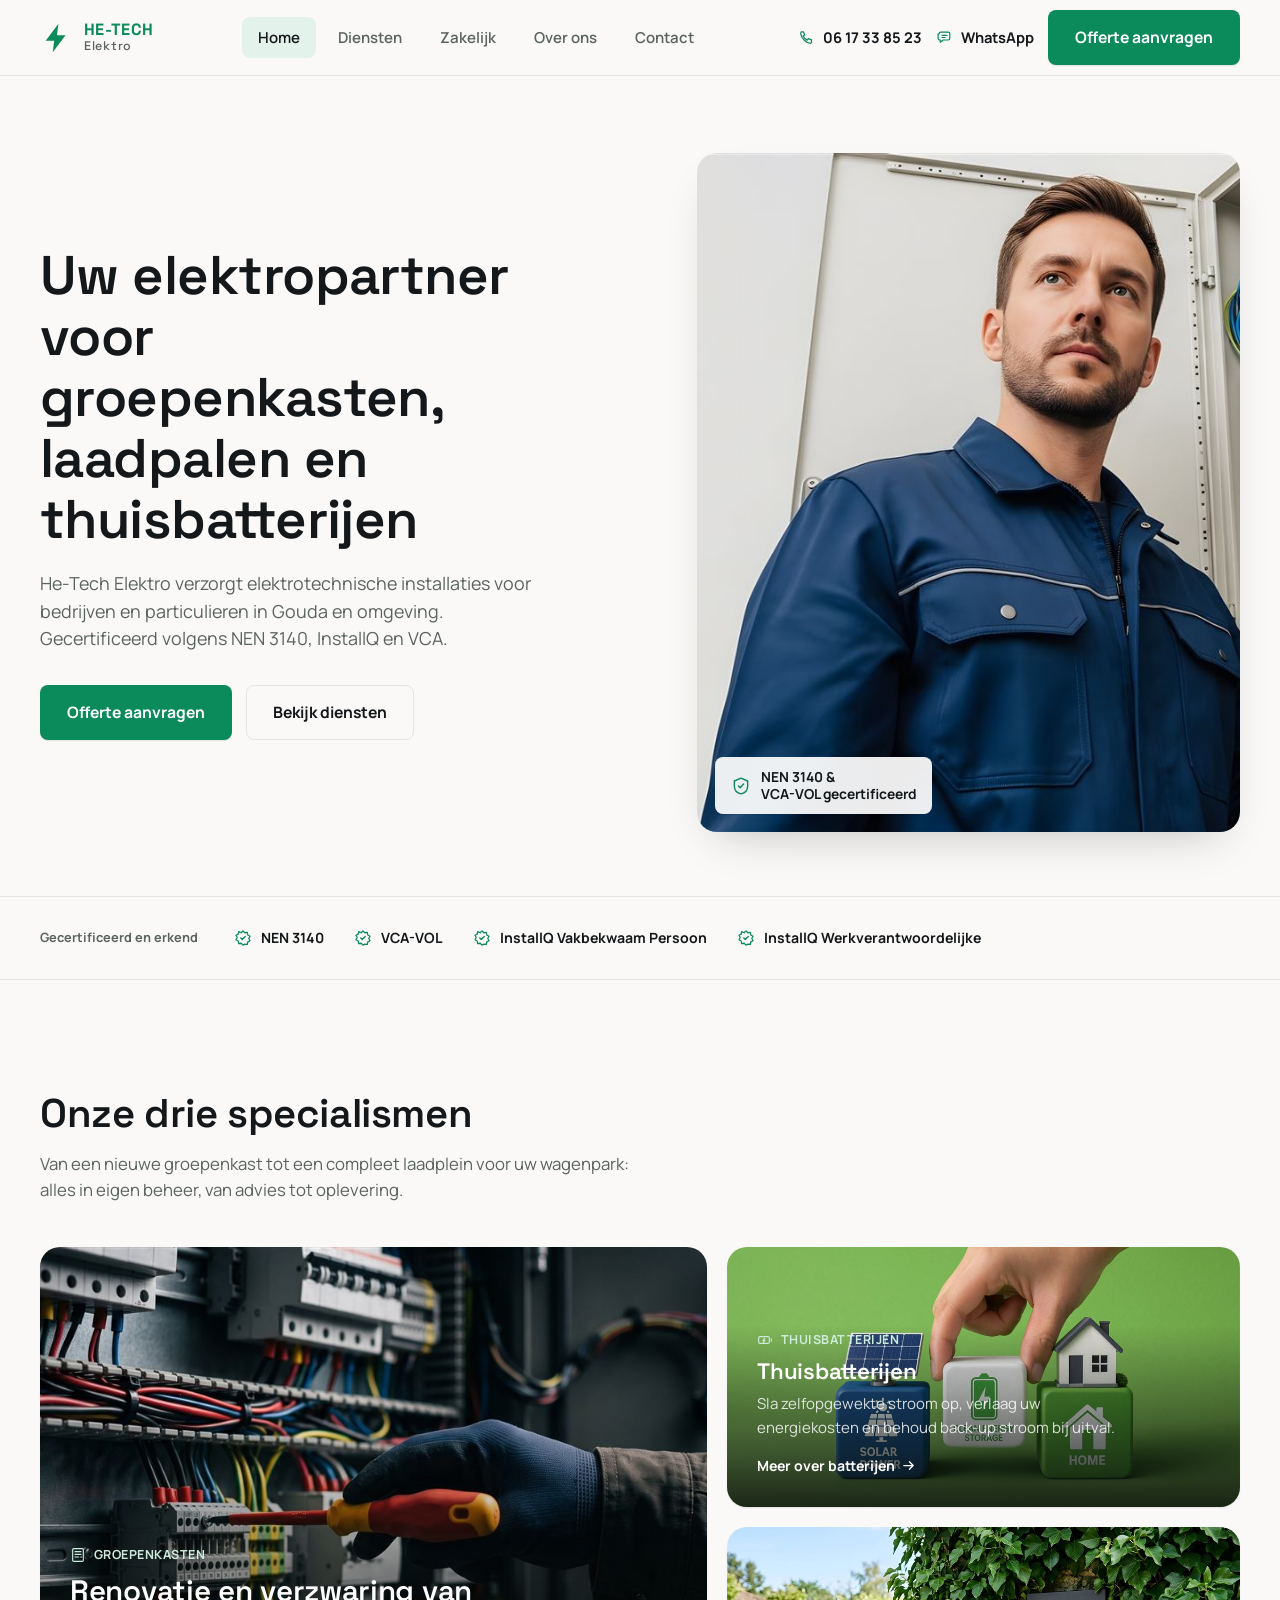
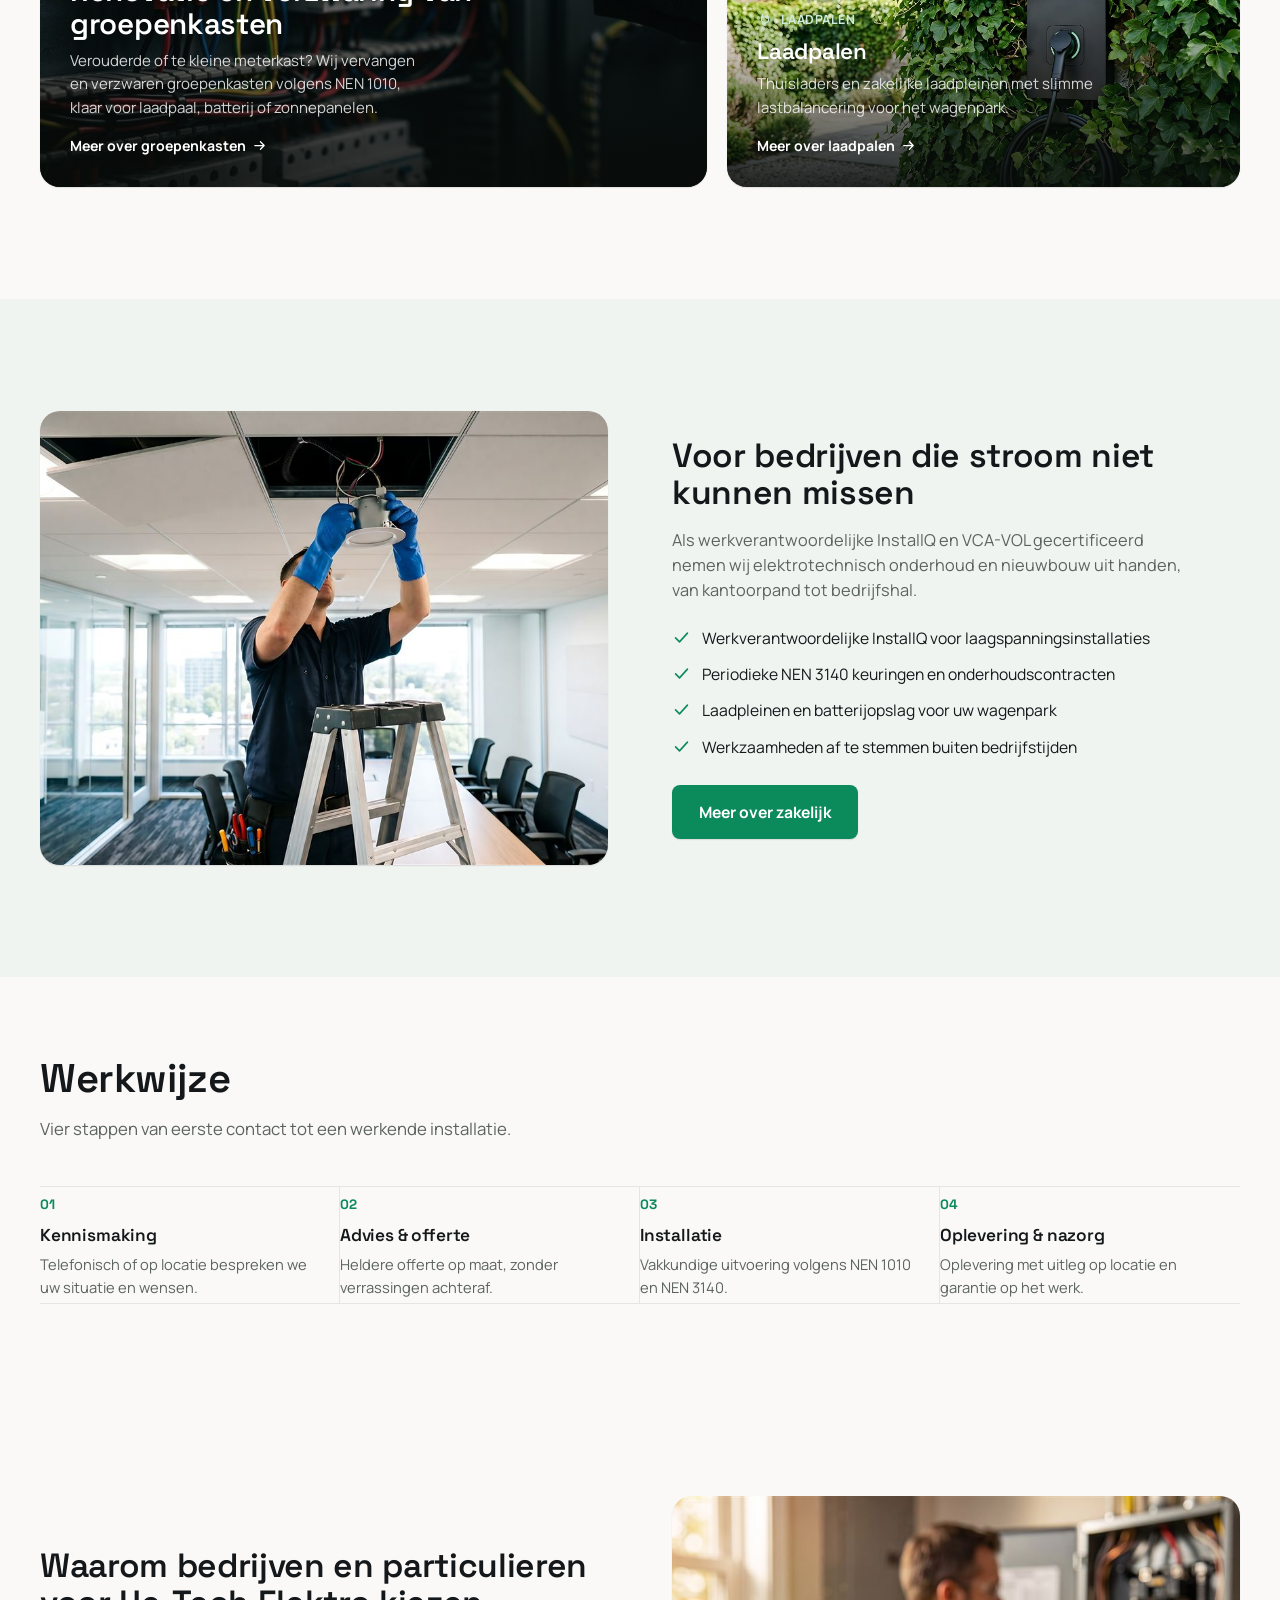
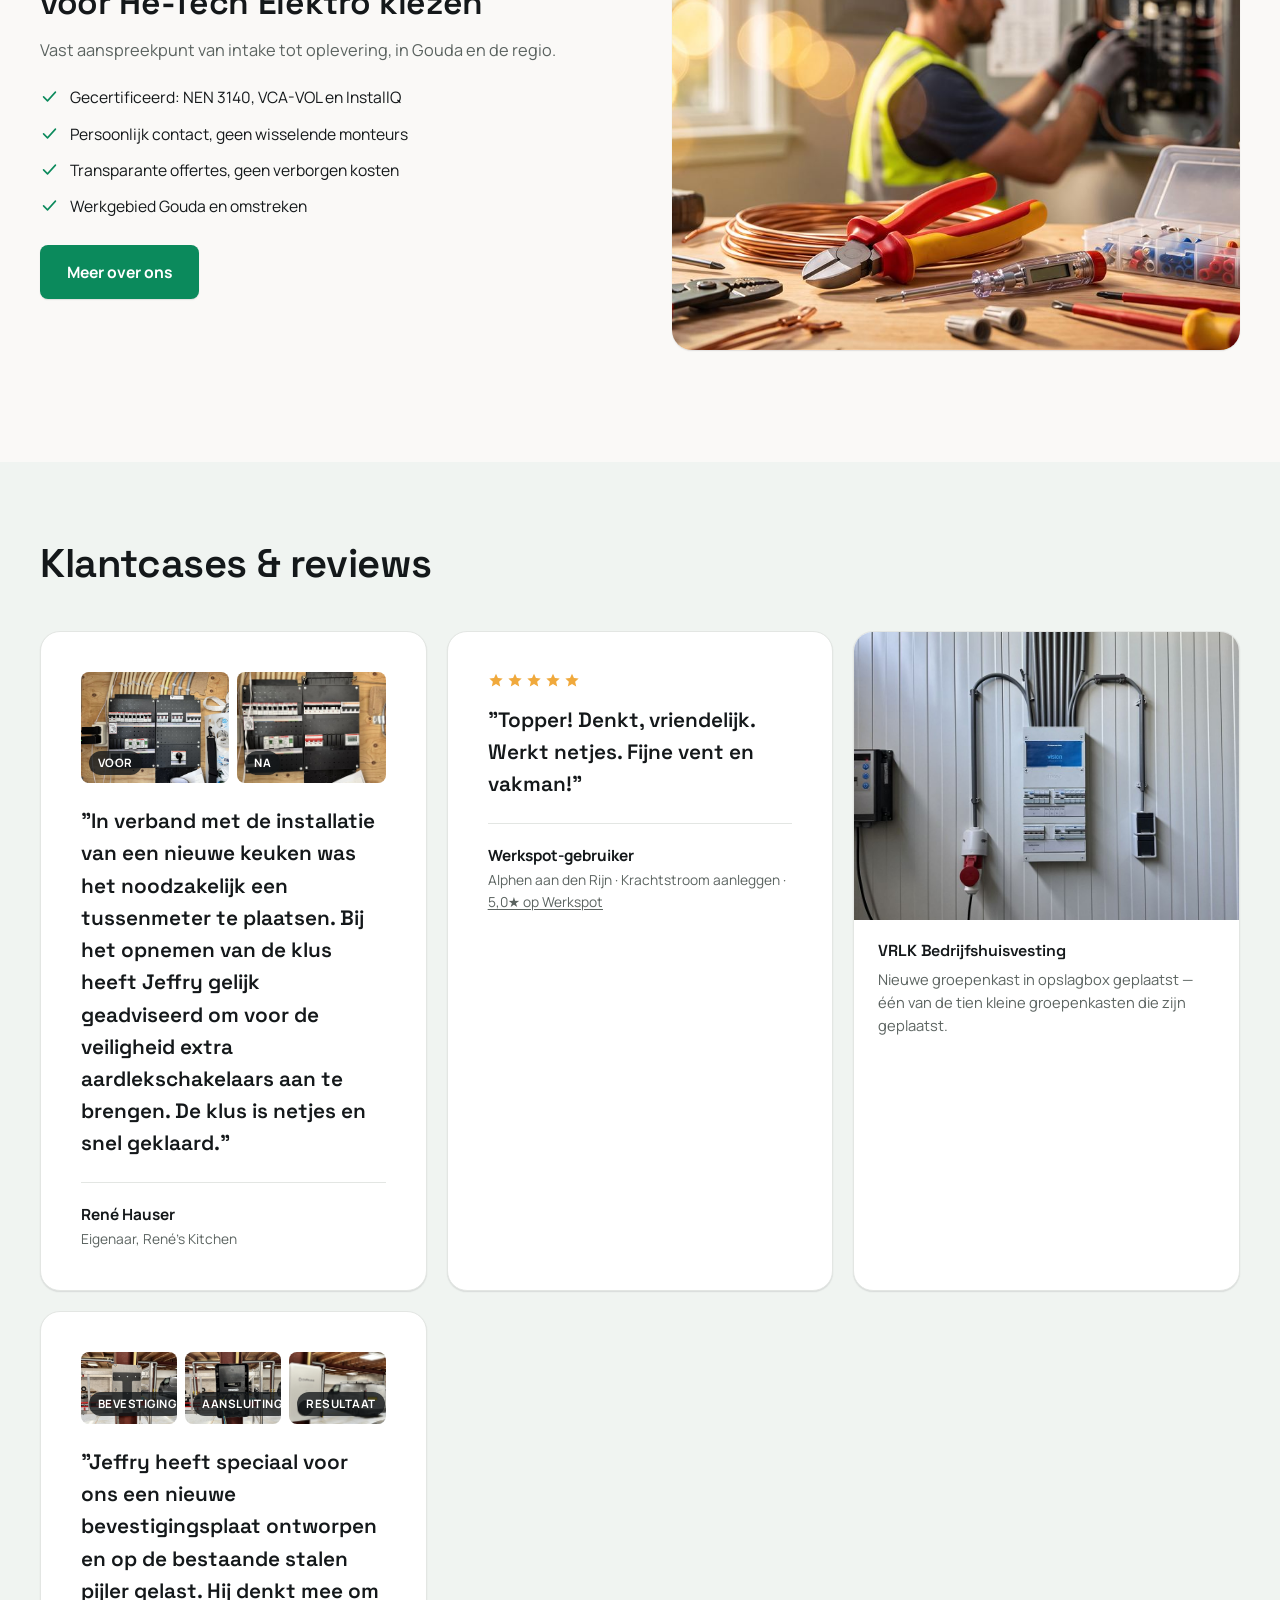
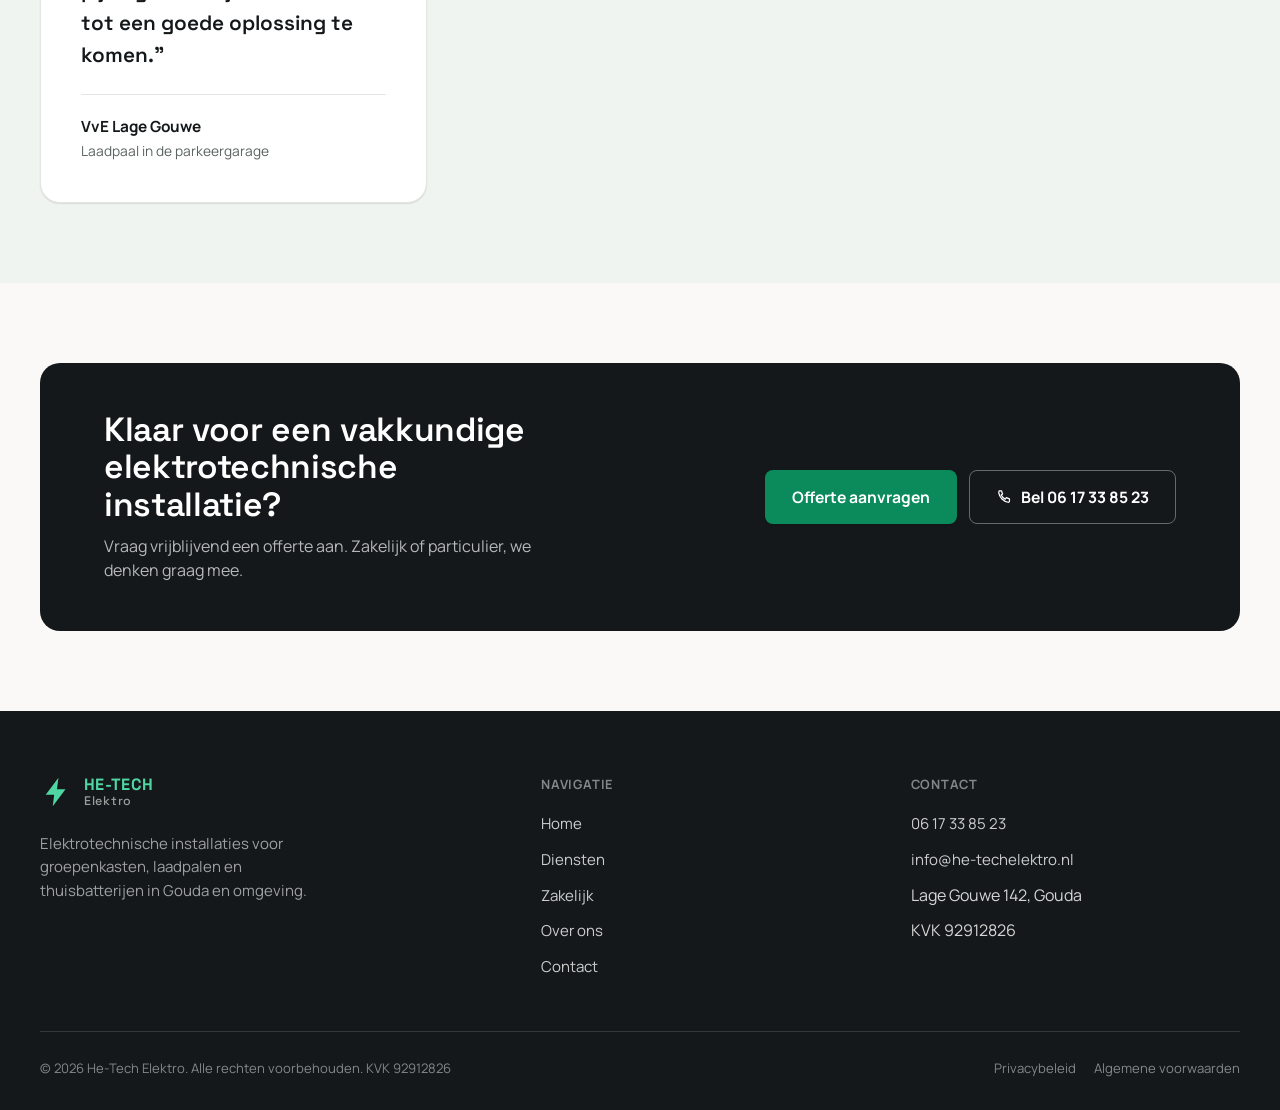
<file: index.html>
<!doctype html>
<html lang="nl">
<head>
<meta charset="UTF-8">
<meta name="viewport" content="width=device-width, initial-scale=1">
<title>He-Tech Elektro | Elektricien in Gouda voor groepenkasten, laadpalen en thuisbatterijen</title>
<meta name="description" content="He-Tech Elektro is uw elektropartner in Gouda voor groepenkasten, laadpalen en thuisbatterijen. Gecertificeerd volgens NEN 3140, VCA-VOL en InstallQ. Zakelijk en particulier.">
<link rel="icon" href="data:image/svg+xml,%3Csvg xmlns='http://www.w3.org/2000/svg' viewBox='0 0 24 24'%3E%3Cpath fill='%230b8a5c' d='M13 2 4 14h6l-1 8 9-12h-6l1-8Z'/%3E%3C/svg%3E">
<link rel="stylesheet" href="css/styles.css">
</head>
<body>

<header class="nav">
  <div class="container nav-inner">
    <a href="index.html" class="brand" aria-label="He-Tech Elektro, naar de homepage">
      <svg class="brand-mark" viewBox="0 0 24 24" aria-hidden="true" style="color:var(--color-green)"><use href="assets/icons.svg#icon-bolt"></use></svg>
      <span class="brand-word"><span class="he-tech">HE-TECH</span><span class="elektro">Elektro</span></span>
    </a>
    <nav class="nav-links" aria-label="Hoofdmenu">
      <a href="index.html" aria-current="page">Home</a>
      <a href="diensten.html">Diensten</a>
      <a href="zakelijk.html">Zakelijk</a>
      <a href="over-ons.html">Over ons</a>
      <a href="contact.html">Contact</a>
    </nav>
    <div class="nav-actions">
      <a class="nav-phone" href="tel:+31617338523">
        <svg aria-hidden="true"><use href="assets/icons.svg#icon-phone"></use></svg>
        06 17 33 85 23
      </a>
      <a class="nav-phone" href="https://wa.me/31617338523" target="_blank" rel="noopener">
        <svg aria-hidden="true"><use href="assets/icons.svg#icon-chat"></use></svg>
        WhatsApp
      </a>
      <a class="btn btn-primary nav-cta" href="contact.html#offerte-form">Offerte aanvragen</a>
      <button class="nav-toggle" aria-label="Menu openen" aria-expanded="false" aria-controls="mobile-menu">
        <svg aria-hidden="true"><use href="assets/icons.svg#icon-menu"></use></svg>
      </button>
    </div>
  </div>
</header>

<div class="mobile-menu" id="mobile-menu">
  <a href="index.html" aria-current="page">Home</a>
  <a href="diensten.html">Diensten</a>
  <a href="zakelijk.html">Zakelijk</a>
  <a href="over-ons.html">Over ons</a>
  <a href="contact.html">Contact</a>
  <a class="btn btn-primary btn-block" href="contact.html#offerte-form">Offerte aanvragen</a>
  <a class="mobile-phone" href="tel:+31617338523">
    <svg aria-hidden="true"><use href="assets/icons.svg#icon-phone"></use></svg>
    06 17 33 85 23
  </a>
  <a class="mobile-phone" href="https://wa.me/31617338523" target="_blank" rel="noopener">
    <svg aria-hidden="true"><use href="assets/icons.svg#icon-chat"></use></svg>
    WhatsApp
  </a>
</div>

<main>

  <!-- Hero -->
  <section class="hero">
    <div class="container hero-grid">
      <div>
        <h1>Uw elektropartner voor groepenkasten, laadpalen en thuisbatterijen</h1>
        <p class="hero-sub">He-Tech Elektro verzorgt elektrotechnische installaties voor bedrijven en particulieren in Gouda en omgeving. Gecertificeerd volgens NEN 3140, InstallQ en VCA.</p>
        <div class="hero-ctas">
          <a class="btn btn-primary" href="contact.html#offerte-form">Offerte aanvragen</a>
          <a class="btn btn-secondary" href="diensten.html">Bekijk diensten</a>
        </div>
      </div>
      <div class="hero-visual reveal">
        <img src="assets/foto/hero-panel.jpg" alt="Elektrotechnicus aan het werk bij een groepenkast" width="1400" height="764" loading="eager">
        <div class="hero-visual-badge">
          <svg aria-hidden="true"><use href="assets/icons.svg#icon-shield"></use></svg>
          <span>NEN 3140 &amp;<br>VCA-VOL gecertificeerd</span>
        </div>
      </div>
    </div>
  </section>

  <!-- Trust strip -->
  <section class="trust">
    <div class="container trust-inner">
      <span class="trust-label">Gecertificeerd en erkend</span>
      <div class="trust-items">
        <span class="trust-item"><svg aria-hidden="true"><use href="assets/icons.svg#icon-badge"></use></svg>NEN 3140</span>
        <span class="trust-item"><svg aria-hidden="true"><use href="assets/icons.svg#icon-badge"></use></svg>VCA-VOL</span>
        <span class="trust-item"><svg aria-hidden="true"><use href="assets/icons.svg#icon-badge"></use></svg>InstallQ Vakbekwaam Persoon</span>
        <span class="trust-item"><svg aria-hidden="true"><use href="assets/icons.svg#icon-badge"></use></svg>InstallQ Werkverantwoordelijke</span>
      </div>
    </div>
  </section>

  <!-- Kerndiensten bento -->
  <section class="section">
    <div class="container">
      <div class="section-head reveal">
        <h2>Onze drie specialismen</h2>
        <p>Van een nieuwe groepenkast tot een compleet laadplein voor uw wagenpark: alles in eigen beheer, van advies tot oplevering.</p>
      </div>
      <div class="bento">
        <a class="bento-card bento-lead reveal" href="diensten.html#groepenkasten">
          <img src="assets/foto/groepenkast.jpg" alt="Nieuwe groepenkast in een meterkast" loading="lazy">
          <span class="bento-tag"><svg aria-hidden="true" style="width:16px;height:16px"><use href="assets/icons.svg#icon-panel"></use></svg>Groepenkasten</span>
          <h3>Renovatie en verzwaring van groepenkasten</h3>
          <p>Verouderde of te kleine meterkast? Wij vervangen en verzwaren groepenkasten volgens NEN 1010, klaar voor laadpaal, batterij of zonnepanelen.</p>
          <span class="bento-link">Meer over groepenkasten <svg aria-hidden="true"><use href="assets/icons.svg#icon-arrow-right"></use></svg></span>
        </a>
        <a class="bento-card reveal" href="diensten.html#thuisbatterijen">
          <img src="assets/foto/batterij.jpg" alt="Thuisbatterij voor energieopslag" loading="lazy">
          <span class="bento-tag"><svg aria-hidden="true" style="width:16px;height:16px"><use href="assets/icons.svg#icon-battery"></use></svg>Thuisbatterijen</span>
          <h3>Thuisbatterijen</h3>
          <p>Sla zelfopgewekte stroom op, verlaag uw energiekosten en behoud back-up stroom bij uitval.</p>
          <span class="bento-link">Meer over batterijen <svg aria-hidden="true"><use href="assets/icons.svg#icon-arrow-right"></use></svg></span>
        </a>
        <a class="bento-card reveal" href="diensten.html#laadpalen">
          <img src="assets/foto/laadpaal.jpg" alt="Laadpaal voor elektrische auto" loading="lazy">
          <span class="bento-tag"><svg aria-hidden="true" style="width:16px;height:16px"><use href="assets/icons.svg#icon-plug"></use></svg>Laadpalen</span>
          <h3>Laadpalen</h3>
          <p>Thuisladers en zakelijke laadpleinen met slimme lastbalancering voor het wagenpark.</p>
          <span class="bento-link">Meer over laadpalen <svg aria-hidden="true"><use href="assets/icons.svg#icon-arrow-right"></use></svg></span>
        </a>
      </div>
    </div>
  </section>

  <!-- Zakelijk split -->
  <section class="section section-alt">
    <div class="container split">
      <div class="split-media reveal">
        <img src="assets/foto/zakelijk-pand.jpg" alt="Elektrotechnische installatie in een bedrijfspand" loading="lazy">
      </div>
      <div class="split-body reveal">
        <h2>Voor bedrijven die stroom niet kunnen missen</h2>
        <p>Als werkverantwoordelijke InstallQ en VCA-VOL gecertificeerd nemen wij elektrotechnisch onderhoud en nieuwbouw uit handen, van kantoorpand tot bedrijfshal.</p>
        <ul class="split-list">
          <li><svg aria-hidden="true"><use href="assets/icons.svg#icon-check"></use></svg>Werkverantwoordelijke InstallQ voor laagspanningsinstallaties</li>
          <li><svg aria-hidden="true"><use href="assets/icons.svg#icon-check"></use></svg>Periodieke NEN 3140 keuringen en onderhoudscontracten</li>
          <li><svg aria-hidden="true"><use href="assets/icons.svg#icon-check"></use></svg>Laadpleinen en batterijopslag voor uw wagenpark</li>
          <li><svg aria-hidden="true"><use href="assets/icons.svg#icon-check"></use></svg>Werkzaamheden af te stemmen buiten bedrijfstijden</li>
        </ul>
        <a class="btn btn-primary" href="zakelijk.html">Meer over zakelijk</a>
      </div>
    </div>
  </section>

  <!-- Werkwijze -->
  <section class="section-tight">
    <div class="container">
      <div class="section-head reveal">
        <h2>Werkwijze</h2>
        <p>Vier stappen van eerste contact tot een werkende installatie.</p>
      </div>
      <div class="steps reveal">
        <div class="step">
          <span class="step-num">01</span>
          <h4>Kennismaking</h4>
          <p>Telefonisch of op locatie bespreken we uw situatie en wensen.</p>
        </div>
        <div class="step">
          <span class="step-num">02</span>
          <h4>Advies &amp; offerte</h4>
          <p>Heldere offerte op maat, zonder verrassingen achteraf.</p>
        </div>
        <div class="step">
          <span class="step-num">03</span>
          <h4>Installatie</h4>
          <p>Vakkundige uitvoering volgens NEN 1010 en NEN 3140.</p>
        </div>
        <div class="step">
          <span class="step-num">04</span>
          <h4>Oplevering &amp; nazorg</h4>
          <p>Oplevering met uitleg op locatie en garantie op het werk.</p>
        </div>
      </div>
    </div>
  </section>

  <!-- Waarom He-Tech -->
  <section class="section">
    <div class="container split is-reversed">
      <div class="split-media reveal">
        <img src="assets/foto/vakman.jpg" alt="Vakman van He-Tech Elektro tijdens installatiewerk" loading="lazy">
      </div>
      <div class="split-body reveal">
        <h2>Waarom bedrijven en particulieren voor He-Tech Elektro kiezen</h2>
        <p>Vast aanspreekpunt van intake tot oplevering, in Gouda en de regio.</p>
        <ul class="split-list">
          <li><svg aria-hidden="true"><use href="assets/icons.svg#icon-check"></use></svg>Gecertificeerd: NEN 3140, VCA-VOL en InstallQ</li>
          <li><svg aria-hidden="true"><use href="assets/icons.svg#icon-check"></use></svg>Persoonlijk contact, geen wisselende monteurs</li>
          <li><svg aria-hidden="true"><use href="assets/icons.svg#icon-check"></use></svg>Transparante offertes, geen verborgen kosten</li>
          <li><svg aria-hidden="true"><use href="assets/icons.svg#icon-check"></use></svg>Werkgebied Gouda en omstreken</li>
        </ul>
        <a class="btn btn-primary" href="over-ons.html">Meer over ons</a>
      </div>
    </div>
  </section>

  <!-- Klantervaringen -->
  <section class="section-tight section-alt">
    <div class="container">
      <div class="section-head reveal">
        <h2>Klantcases &amp; reviews</h2>
      </div>
      <div class="testimonial-grid reveal">
        <div class="testimonial">
          <div class="testimonial-photos">
            <figure>
              <img src="assets/foto/rene-kitchen-voor.jpg" alt="Meterkast bij René's Kitchen vóór de installatie">
              <figcaption>Voor</figcaption>
            </figure>
            <figure>
              <img src="assets/foto/rene-kitchen-na.jpg" alt="Nieuwe groepenkast bij René's Kitchen na de installatie">
              <figcaption>Na</figcaption>
            </figure>
          </div>
          <p class="testimonial-quote">"In verband met de installatie van een nieuwe keuken was het noodzakelijk een tussenmeter te plaatsen. Bij het opnemen van de klus heeft Jeffry gelijk geadviseerd om voor de veiligheid extra aardlekschakelaars aan te brengen. De klus is netjes en snel geklaard."</p>
          <div class="testimonial-author">
            <span class="testimonial-name">René Hauser</span>
            <span class="testimonial-role">Eigenaar, René's Kitchen</span>
          </div>
        </div>
        <div class="testimonial">
          <div class="review-stars" aria-label="5 van de 5 sterren">
            <svg aria-hidden="true"><use href="assets/icons.svg#icon-star"></use></svg>
            <svg aria-hidden="true"><use href="assets/icons.svg#icon-star"></use></svg>
            <svg aria-hidden="true"><use href="assets/icons.svg#icon-star"></use></svg>
            <svg aria-hidden="true"><use href="assets/icons.svg#icon-star"></use></svg>
            <svg aria-hidden="true"><use href="assets/icons.svg#icon-star"></use></svg>
          </div>
          <p class="testimonial-quote">"Topper! Denkt, vriendelijk. Werkt netjes. Fijne vent en vakman!"</p>
          <div class="testimonial-author">
            <span class="testimonial-name">Werkspot-gebruiker</span>
            <span class="testimonial-role">Alphen aan den Rijn · Krachtstroom aanleggen · <a href="https://www.werkspot.nl/profiel/he-tech-elektro" target="_blank" rel="noopener">5,0★ op Werkspot</a></span>
          </div>
        </div>
        <div class="case-card">
          <img src="assets/foto/everlake-groepenkast.jpg" alt="Vernieuwde groepenkast bij VRLK Bedrijfshuisvesting">
          <div class="case-card-body">
            <h4>VRLK Bedrijfshuisvesting</h4>
            <p>Nieuwe groepenkast in opslagbox geplaatst — één van de tien kleine groepenkasten die zijn geplaatst.</p>
          </div>
        </div>
        <div class="testimonial">
          <div class="testimonial-photos testimonial-photos-3">
            <figure>
              <img src="assets/foto/vve-laadpaal-stap1.jpg" alt="Nieuwe bevestigingsplaat gelast aan de stalen pijler bij VvE Lage Gouwe">
              <figcaption>Bevestiging</figcaption>
            </figure>
            <figure>
              <img src="assets/foto/vve-laadpaal-stap2.jpg" alt="Aansluiting en kWh-meter voor de laadpaal bij VvE Lage Gouwe">
              <figcaption>Aansluiting</figcaption>
            </figure>
            <figure>
              <img src="assets/foto/vve-laadpaal-stap3.jpg" alt="Laadpaal in gebruik in de parkeergarage van VvE Lage Gouwe">
              <figcaption>Resultaat</figcaption>
            </figure>
          </div>
          <p class="testimonial-quote">"Jeffry heeft speciaal voor ons een nieuwe bevestigingsplaat ontworpen en op de bestaande stalen pijler gelast. Hij denkt mee om tot een goede oplossing te komen."</p>
          <div class="testimonial-author">
            <span class="testimonial-name">VvE Lage Gouwe</span>
            <span class="testimonial-role">Laadpaal in de parkeergarage</span>
          </div>
        </div>
      </div>
    </div>
  </section>

  <!-- Closing CTA -->
  <section class="section-tight">
    <div class="container">
      <div class="cta-band reveal">
        <div>
          <h2>Klaar voor een vakkundige elektrotechnische installatie?</h2>
          <p>Vraag vrijblijvend een offerte aan. Zakelijk of particulier, we denken graag mee.</p>
        </div>
        <div class="cta-band-actions">
          <a class="btn btn-primary" href="contact.html#offerte-form">Offerte aanvragen</a>
          <a class="btn btn-ghost-on-dark" href="tel:+31617338523">
            <svg aria-hidden="true" style="width:17px;height:17px"><use href="assets/icons.svg#icon-phone"></use></svg>
            Bel 06 17 33 85 23
          </a>
        </div>
      </div>
    </div>
  </section>

</main>

<footer class="footer">
  <div class="container">
    <div class="footer-grid">
      <div class="footer-brand">
        <a href="index.html" class="brand" aria-label="He-Tech Elektro">
          <svg class="brand-mark" viewBox="0 0 24 24" aria-hidden="true" style="color:#4fd6a3"><use href="assets/icons.svg#icon-bolt"></use></svg>
          <span class="brand-word"><span class="he-tech">HE-TECH</span><span class="elektro">Elektro</span></span>
        </a>
        <p class="footer-tagline">Elektrotechnische installaties voor groepenkasten, laadpalen en thuisbatterijen in Gouda en omgeving.</p>
      </div>
      <div>
        <div class="footer-heading">Navigatie</div>
        <ul class="footer-links">
          <li><a href="index.html">Home</a></li>
          <li><a href="diensten.html">Diensten</a></li>
          <li><a href="zakelijk.html">Zakelijk</a></li>
          <li><a href="over-ons.html">Over ons</a></li>
          <li><a href="contact.html">Contact</a></li>
        </ul>
      </div>
      <div>
        <div class="footer-heading">Contact</div>
        <ul class="footer-links">
          <li><a href="tel:+31617338523">06 17 33 85 23</a></li>
          <li><a href="mailto:info@he-techelektro.nl">info@he-techelektro.nl</a></li>
          <li>Lage Gouwe 142, Gouda</li>
          <li>KVK 92912826</li>
        </ul>
      </div>
    </div>
    <div class="footer-bottom">
      <span>&copy; 2026 He-Tech Elektro. Alle rechten voorbehouden. KVK 92912826</span>
      <div class="footer-legal">
        <a href="privacybeleid.html">Privacybeleid</a>
        <a href="algemene-voorwaarden.html">Algemene voorwaarden</a>
      </div>
    </div>
  </div>
</footer>

<script src="js/main.js"></script>
</body>
</html>
</file>
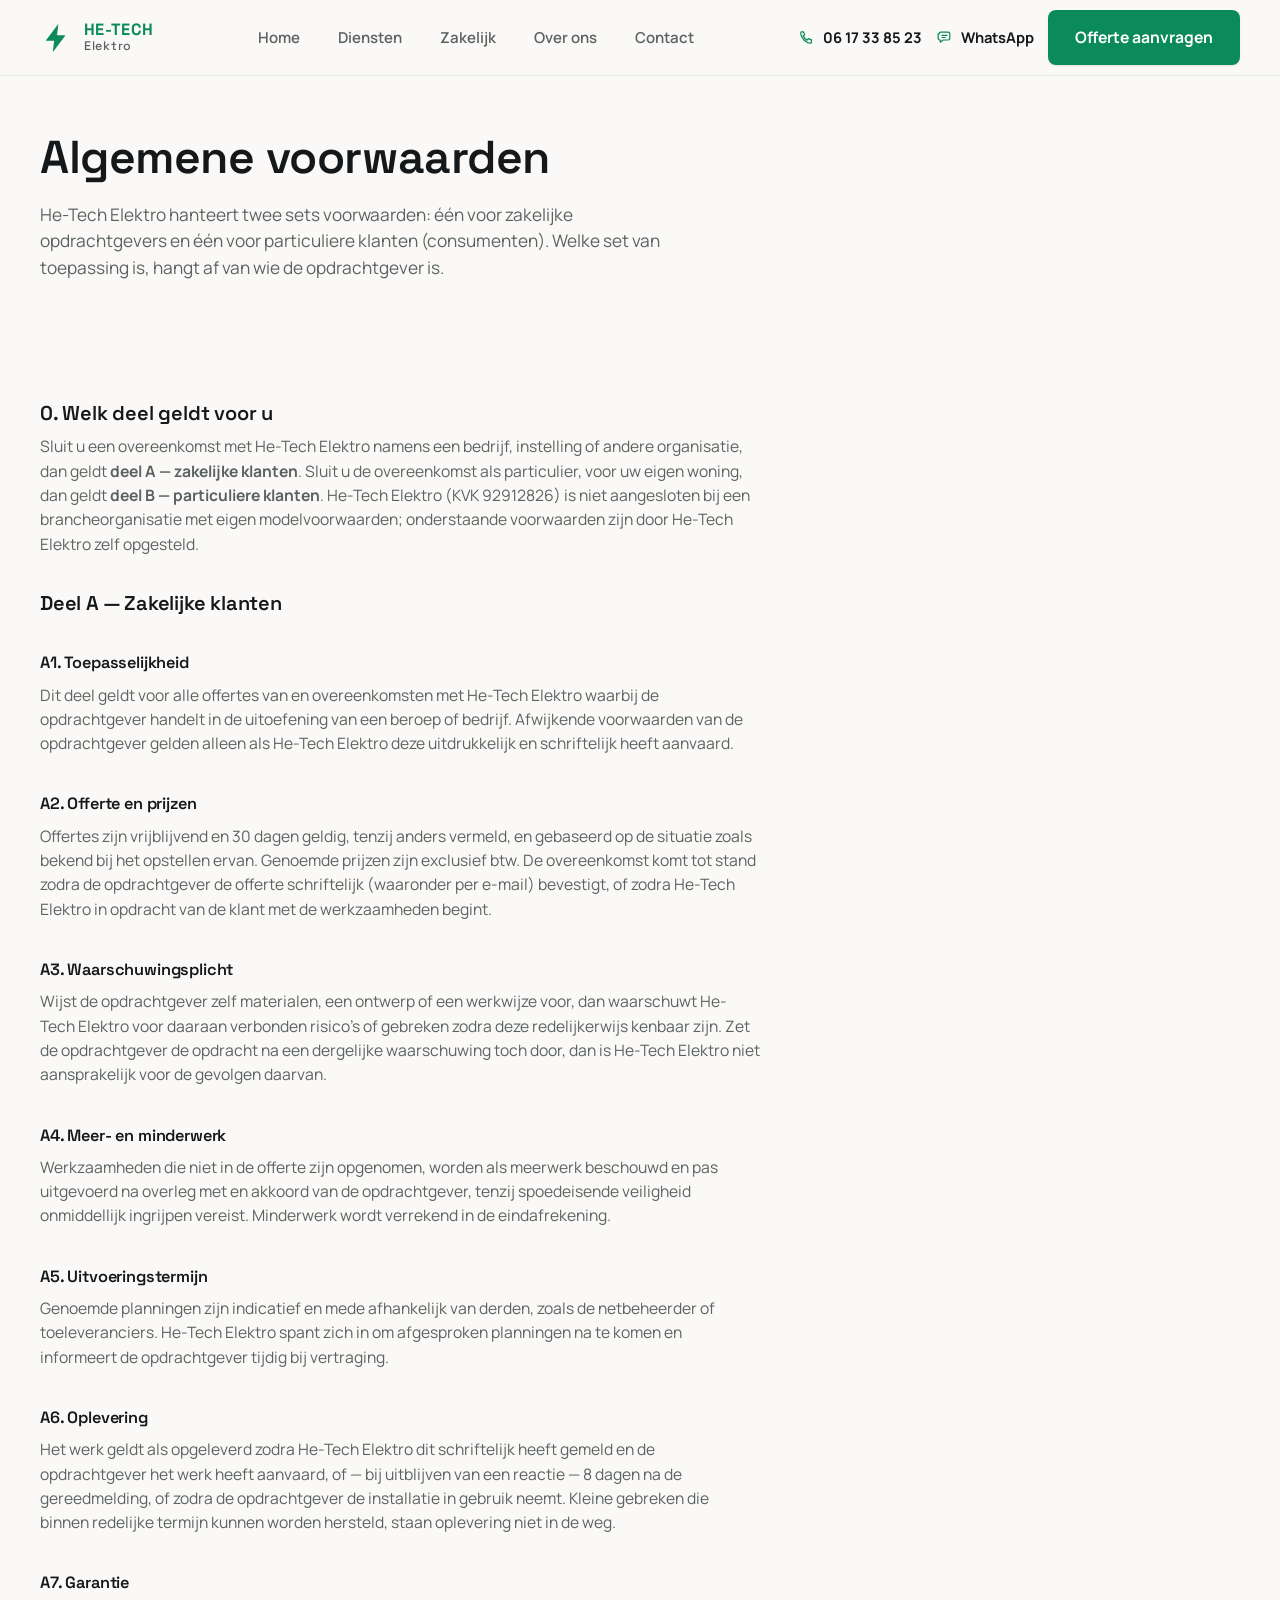
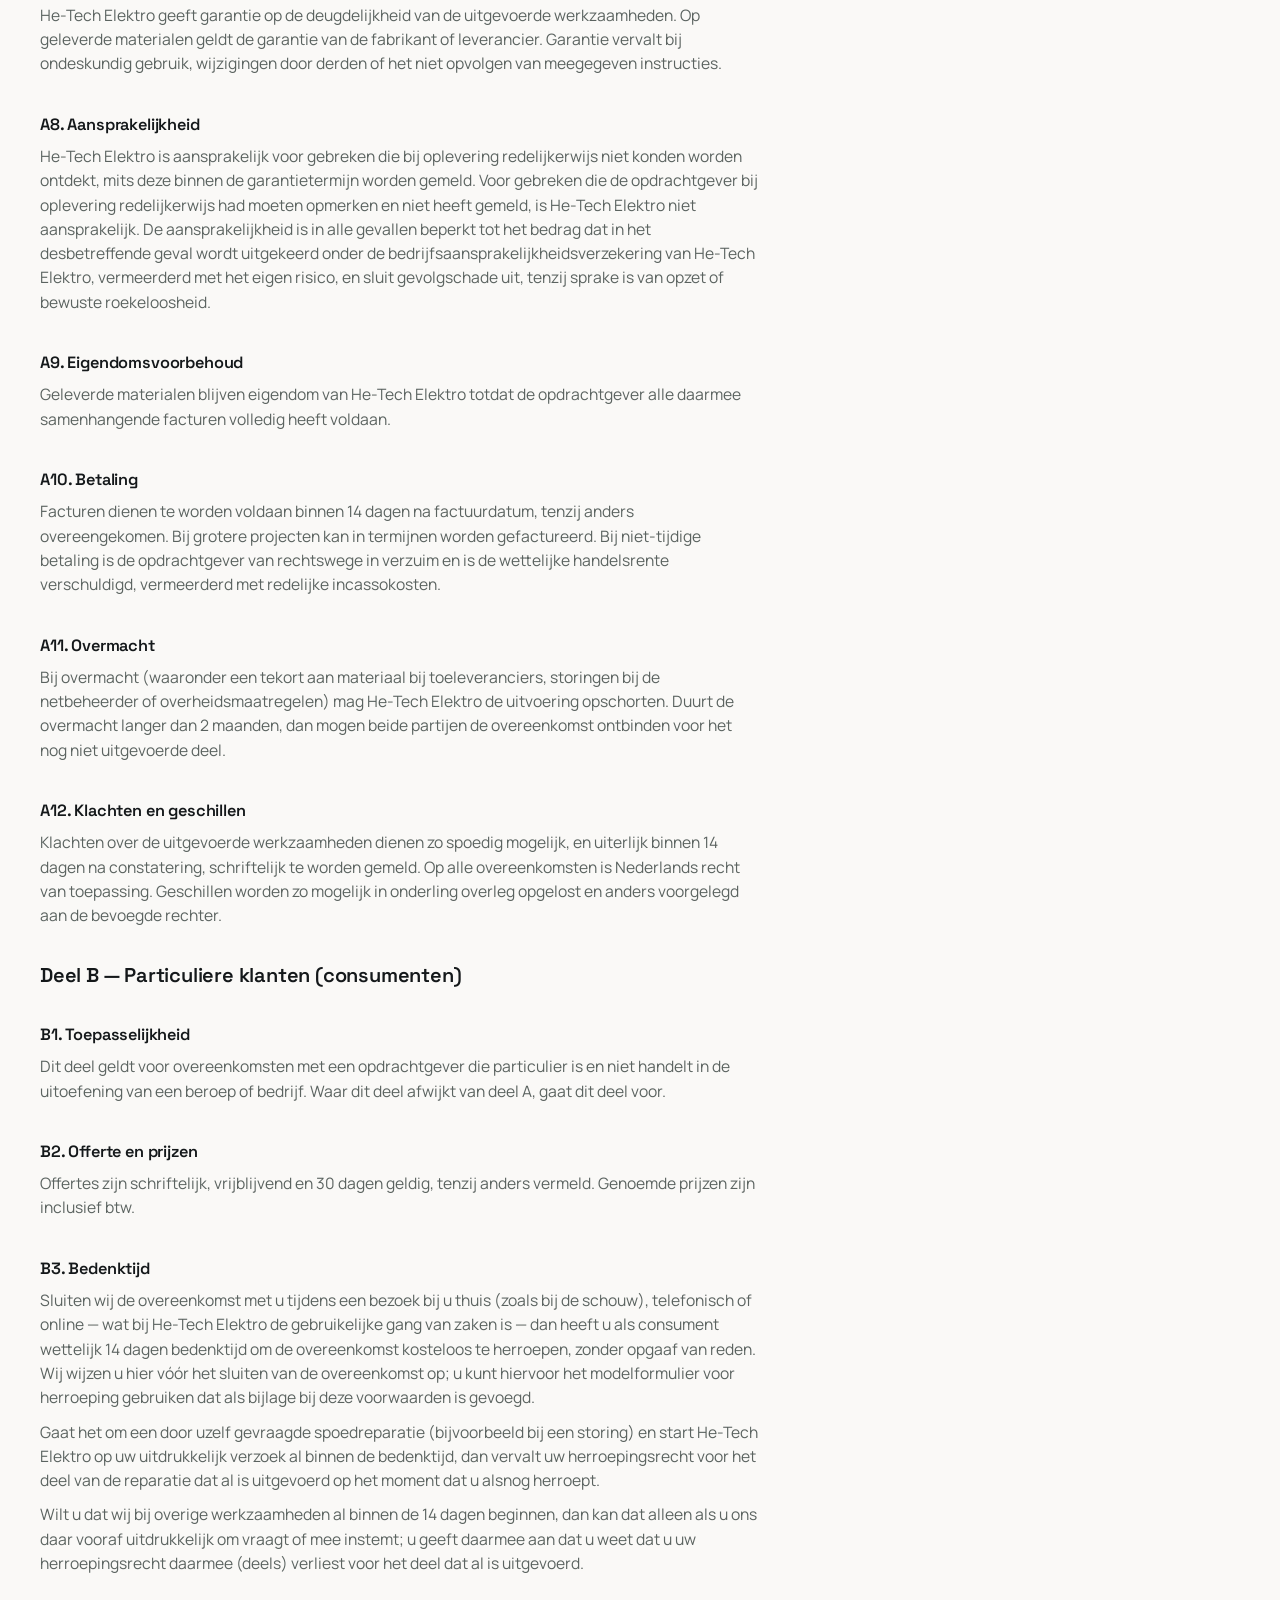
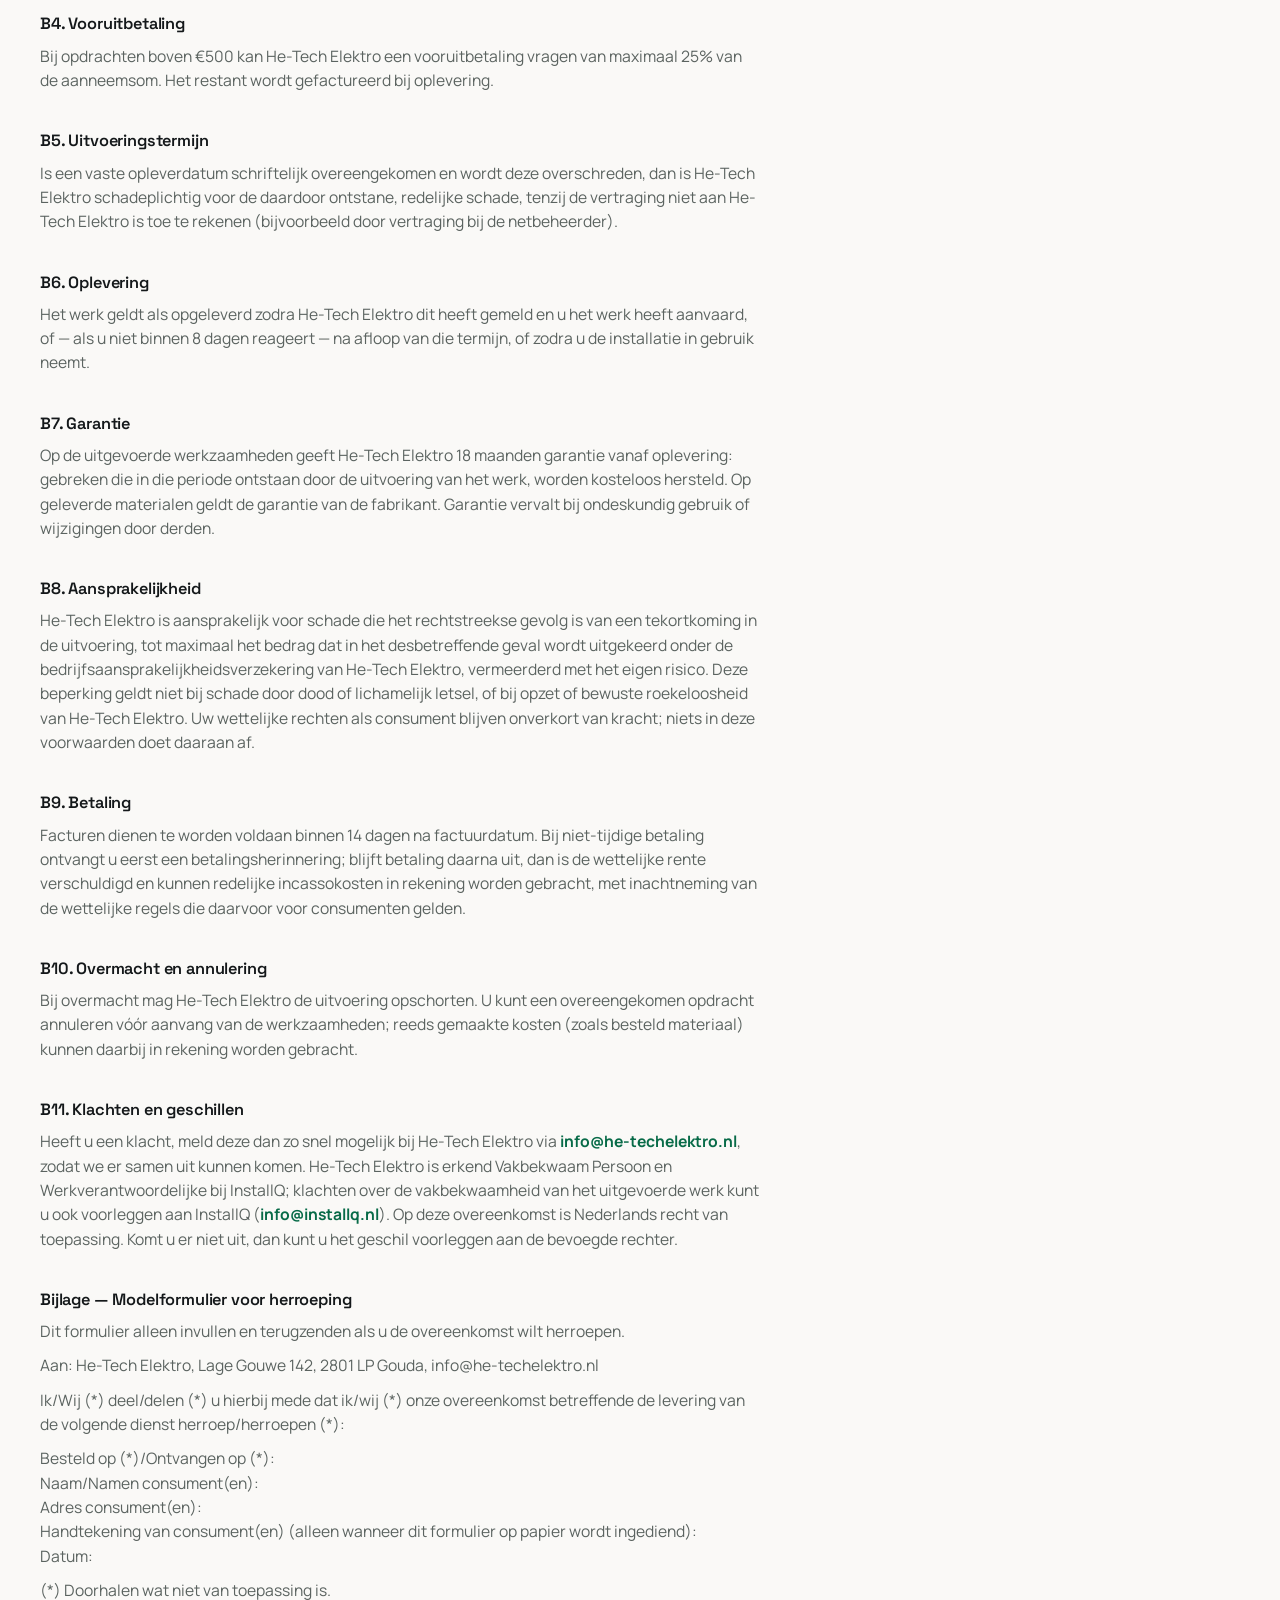
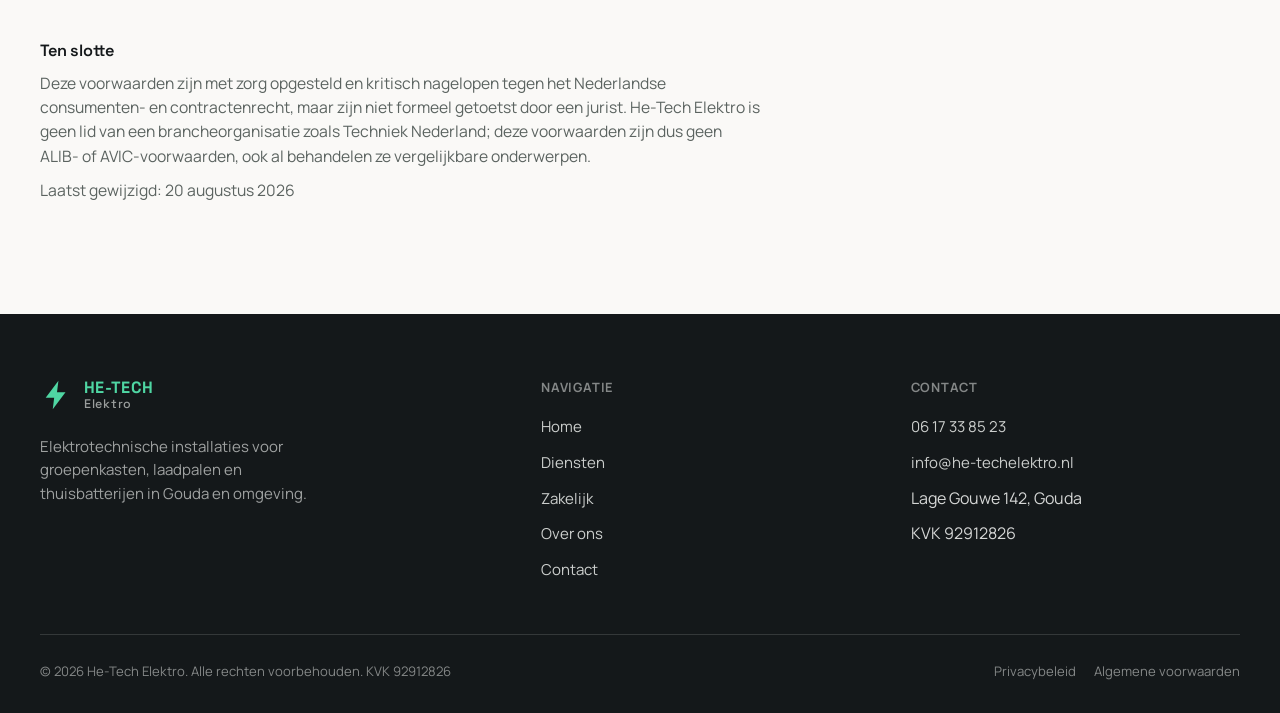
<file: algemene-voorwaarden.html>
<!doctype html>
<html lang="nl">
<head>
<meta charset="UTF-8">
<meta name="viewport" content="width=device-width, initial-scale=1">
<title>Algemene voorwaarden | He-Tech Elektro</title>
<meta name="description" content="De algemene voorwaarden die He-Tech Elektro hanteert bij offertes en opdrachten voor particuliere en zakelijke klanten.">
<meta name="robots" content="noindex">
<link rel="icon" href="data:image/svg+xml,%3Csvg xmlns='http://www.w3.org/2000/svg' viewBox='0 0 24 24'%3E%3Cpath fill='%230b8a5c' d='M13 2 4 14h6l-1 8 9-12h-6l1-8Z'/%3E%3C/svg%3E">
<link rel="stylesheet" href="css/styles.css">
</head>
<body>

<header class="nav">
  <div class="container nav-inner">
    <a href="index.html" class="brand" aria-label="He-Tech Elektro, naar de homepage">
      <svg class="brand-mark" viewBox="0 0 24 24" aria-hidden="true" style="color:var(--color-green)"><use href="assets/icons.svg#icon-bolt"></use></svg>
      <span class="brand-word"><span class="he-tech">HE-TECH</span><span class="elektro">Elektro</span></span>
    </a>
    <nav class="nav-links" aria-label="Hoofdmenu">
      <a href="index.html">Home</a>
      <a href="diensten.html">Diensten</a>
      <a href="zakelijk.html">Zakelijk</a>
      <a href="over-ons.html">Over ons</a>
      <a href="contact.html">Contact</a>
    </nav>
    <div class="nav-actions">
      <a class="nav-phone" href="tel:+31617338523">
        <svg aria-hidden="true"><use href="assets/icons.svg#icon-phone"></use></svg>
        06 17 33 85 23
      </a>
      <a class="nav-phone" href="https://wa.me/31617338523" target="_blank" rel="noopener">
        <svg aria-hidden="true"><use href="assets/icons.svg#icon-chat"></use></svg>
        WhatsApp
      </a>
      <a class="btn btn-primary nav-cta" href="contact.html#offerte-form">Offerte aanvragen</a>
      <button class="nav-toggle" aria-label="Menu openen" aria-expanded="false" aria-controls="mobile-menu">
        <svg aria-hidden="true"><use href="assets/icons.svg#icon-menu"></use></svg>
      </button>
    </div>
  </div>
</header>

<div class="mobile-menu" id="mobile-menu">
  <a href="index.html">Home</a>
  <a href="diensten.html">Diensten</a>
  <a href="zakelijk.html">Zakelijk</a>
  <a href="over-ons.html">Over ons</a>
  <a href="contact.html">Contact</a>
  <a class="btn btn-primary btn-block" href="contact.html#offerte-form">Offerte aanvragen</a>
  <a class="mobile-phone" href="tel:+31617338523">
    <svg aria-hidden="true"><use href="assets/icons.svg#icon-phone"></use></svg>
    06 17 33 85 23
  </a>
  <a class="mobile-phone" href="https://wa.me/31617338523" target="_blank" rel="noopener">
    <svg aria-hidden="true"><use href="assets/icons.svg#icon-chat"></use></svg>
    WhatsApp
  </a>
</div>

<main>

  <section class="page-intro">
    <div class="container">
      <h1>Algemene voorwaarden</h1>
      <p>He-Tech Elektro hanteert twee sets voorwaarden: één voor zakelijke opdrachtgevers en één voor particuliere klanten (consumenten). Welke set van toepassing is, hangt af van wie de opdrachtgever is.</p>
    </div>
  </section>

  <section class="section">
    <div class="container">
      <div class="legal-body reveal">

        <div>
          <h2>0. Welk deel geldt voor u</h2>
          <p>Sluit u een overeenkomst met He-Tech Elektro namens een bedrijf, instelling of andere organisatie, dan geldt <strong>deel A — zakelijke klanten</strong>. Sluit u de overeenkomst als particulier, voor uw eigen woning, dan geldt <strong>deel B — particuliere klanten</strong>. He-Tech Elektro (KVK 92912826) is niet aangesloten bij een brancheorganisatie met eigen modelvoorwaarden; onderstaande voorwaarden zijn door He-Tech Elektro zelf opgesteld.</p>
        </div>

        <div>
          <h2>Deel A — Zakelijke klanten</h2>
        </div>

        <div>
          <h3>A1. Toepasselijkheid</h3>
          <p>Dit deel geldt voor alle offertes van en overeenkomsten met He-Tech Elektro waarbij de opdrachtgever handelt in de uitoefening van een beroep of bedrijf. Afwijkende voorwaarden van de opdrachtgever gelden alleen als He-Tech Elektro deze uitdrukkelijk en schriftelijk heeft aanvaard.</p>
        </div>

        <div>
          <h3>A2. Offerte en prijzen</h3>
          <p>Offertes zijn vrijblijvend en 30 dagen geldig, tenzij anders vermeld, en gebaseerd op de situatie zoals bekend bij het opstellen ervan. Genoemde prijzen zijn exclusief btw. De overeenkomst komt tot stand zodra de opdrachtgever de offerte schriftelijk (waaronder per e-mail) bevestigt, of zodra He-Tech Elektro in opdracht van de klant met de werkzaamheden begint.</p>
        </div>

        <div>
          <h3>A3. Waarschuwingsplicht</h3>
          <p>Wijst de opdrachtgever zelf materialen, een ontwerp of een werkwijze voor, dan waarschuwt He-Tech Elektro voor daaraan verbonden risico's of gebreken zodra deze redelijkerwijs kenbaar zijn. Zet de opdrachtgever de opdracht na een dergelijke waarschuwing toch door, dan is He-Tech Elektro niet aansprakelijk voor de gevolgen daarvan.</p>
        </div>

        <div>
          <h3>A4. Meer- en minderwerk</h3>
          <p>Werkzaamheden die niet in de offerte zijn opgenomen, worden als meerwerk beschouwd en pas uitgevoerd na overleg met en akkoord van de opdrachtgever, tenzij spoedeisende veiligheid onmiddellijk ingrijpen vereist. Minderwerk wordt verrekend in de eindafrekening.</p>
        </div>

        <div>
          <h3>A5. Uitvoeringstermijn</h3>
          <p>Genoemde planningen zijn indicatief en mede afhankelijk van derden, zoals de netbeheerder of toeleveranciers. He-Tech Elektro spant zich in om afgesproken planningen na te komen en informeert de opdrachtgever tijdig bij vertraging.</p>
        </div>

        <div>
          <h3>A6. Oplevering</h3>
          <p>Het werk geldt als opgeleverd zodra He-Tech Elektro dit schriftelijk heeft gemeld en de opdrachtgever het werk heeft aanvaard, of — bij uitblijven van een reactie — 8 dagen na de gereedmelding, of zodra de opdrachtgever de installatie in gebruik neemt. Kleine gebreken die binnen redelijke termijn kunnen worden hersteld, staan oplevering niet in de weg.</p>
        </div>

        <div>
          <h3>A7. Garantie</h3>
          <p>He-Tech Elektro geeft garantie op de deugdelijkheid van de uitgevoerde werkzaamheden. Op geleverde materialen geldt de garantie van de fabrikant of leverancier. Garantie vervalt bij ondeskundig gebruik, wijzigingen door derden of het niet opvolgen van meegegeven instructies.</p>
        </div>

        <div>
          <h3>A8. Aansprakelijkheid</h3>
          <p>He-Tech Elektro is aansprakelijk voor gebreken die bij oplevering redelijkerwijs niet konden worden ontdekt, mits deze binnen de garantietermijn worden gemeld. Voor gebreken die de opdrachtgever bij oplevering redelijkerwijs had moeten opmerken en niet heeft gemeld, is He-Tech Elektro niet aansprakelijk. De aansprakelijkheid is in alle gevallen beperkt tot het bedrag dat in het desbetreffende geval wordt uitgekeerd onder de bedrijfsaansprakelijkheidsverzekering van He-Tech Elektro, vermeerderd met het eigen risico, en sluit gevolgschade uit, tenzij sprake is van opzet of bewuste roekeloosheid.</p>
        </div>

        <div>
          <h3>A9. Eigendomsvoorbehoud</h3>
          <p>Geleverde materialen blijven eigendom van He-Tech Elektro totdat de opdrachtgever alle daarmee samenhangende facturen volledig heeft voldaan.</p>
        </div>

        <div>
          <h3>A10. Betaling</h3>
          <p>Facturen dienen te worden voldaan binnen 14 dagen na factuurdatum, tenzij anders overeengekomen. Bij grotere projecten kan in termijnen worden gefactureerd. Bij niet-tijdige betaling is de opdrachtgever van rechtswege in verzuim en is de wettelijke handelsrente verschuldigd, vermeerderd met redelijke incassokosten.</p>
        </div>

        <div>
          <h3>A11. Overmacht</h3>
          <p>Bij overmacht (waaronder een tekort aan materiaal bij toeleveranciers, storingen bij de netbeheerder of overheidsmaatregelen) mag He-Tech Elektro de uitvoering opschorten. Duurt de overmacht langer dan 2 maanden, dan mogen beide partijen de overeenkomst ontbinden voor het nog niet uitgevoerde deel.</p>
        </div>

        <div>
          <h3>A12. Klachten en geschillen</h3>
          <p>Klachten over de uitgevoerde werkzaamheden dienen zo spoedig mogelijk, en uiterlijk binnen 14 dagen na constatering, schriftelijk te worden gemeld. Op alle overeenkomsten is Nederlands recht van toepassing. Geschillen worden zo mogelijk in onderling overleg opgelost en anders voorgelegd aan de bevoegde rechter.</p>
        </div>

        <div>
          <h2>Deel B — Particuliere klanten (consumenten)</h2>
        </div>

        <div>
          <h3>B1. Toepasselijkheid</h3>
          <p>Dit deel geldt voor overeenkomsten met een opdrachtgever die particulier is en niet handelt in de uitoefening van een beroep of bedrijf. Waar dit deel afwijkt van deel A, gaat dit deel voor.</p>
        </div>

        <div>
          <h3>B2. Offerte en prijzen</h3>
          <p>Offertes zijn schriftelijk, vrijblijvend en 30 dagen geldig, tenzij anders vermeld. Genoemde prijzen zijn inclusief btw.</p>
        </div>

        <div>
          <h3>B3. Bedenktijd</h3>
          <p>Sluiten wij de overeenkomst met u tijdens een bezoek bij u thuis (zoals bij de schouw), telefonisch of online — wat bij He-Tech Elektro de gebruikelijke gang van zaken is — dan heeft u als consument wettelijk 14 dagen bedenktijd om de overeenkomst kosteloos te herroepen, zonder opgaaf van reden. Wij wijzen u hier vóór het sluiten van de overeenkomst op; u kunt hiervoor het modelformulier voor herroeping gebruiken dat als bijlage bij deze voorwaarden is gevoegd.</p>
          <p>Gaat het om een door uzelf gevraagde spoedreparatie (bijvoorbeeld bij een storing) en start He-Tech Elektro op uw uitdrukkelijk verzoek al binnen de bedenktijd, dan vervalt uw herroepingsrecht voor het deel van de reparatie dat al is uitgevoerd op het moment dat u alsnog herroept.</p>
          <p>Wilt u dat wij bij overige werkzaamheden al binnen de 14 dagen beginnen, dan kan dat alleen als u ons daar vooraf uitdrukkelijk om vraagt of mee instemt; u geeft daarmee aan dat u weet dat u uw herroepingsrecht daarmee (deels) verliest voor het deel dat al is uitgevoerd.</p>
        </div>

        <div>
          <h3>B4. Vooruitbetaling</h3>
          <p>Bij opdrachten boven €500 kan He-Tech Elektro een vooruitbetaling vragen van maximaal 25% van de aanneemsom. Het restant wordt gefactureerd bij oplevering.</p>
        </div>

        <div>
          <h3>B5. Uitvoeringstermijn</h3>
          <p>Is een vaste opleverdatum schriftelijk overeengekomen en wordt deze overschreden, dan is He-Tech Elektro schadeplichtig voor de daardoor ontstane, redelijke schade, tenzij de vertraging niet aan He-Tech Elektro is toe te rekenen (bijvoorbeeld door vertraging bij de netbeheerder).</p>
        </div>

        <div>
          <h3>B6. Oplevering</h3>
          <p>Het werk geldt als opgeleverd zodra He-Tech Elektro dit heeft gemeld en u het werk heeft aanvaard, of — als u niet binnen 8 dagen reageert — na afloop van die termijn, of zodra u de installatie in gebruik neemt.</p>
        </div>

        <div>
          <h3>B7. Garantie</h3>
          <p>Op de uitgevoerde werkzaamheden geeft He-Tech Elektro 18 maanden garantie vanaf oplevering: gebreken die in die periode ontstaan door de uitvoering van het werk, worden kosteloos hersteld. Op geleverde materialen geldt de garantie van de fabrikant. Garantie vervalt bij ondeskundig gebruik of wijzigingen door derden.</p>
        </div>

        <div>
          <h3>B8. Aansprakelijkheid</h3>
          <p>He-Tech Elektro is aansprakelijk voor schade die het rechtstreekse gevolg is van een tekortkoming in de uitvoering, tot maximaal het bedrag dat in het desbetreffende geval wordt uitgekeerd onder de bedrijfsaansprakelijkheidsverzekering van He-Tech Elektro, vermeerderd met het eigen risico. Deze beperking geldt niet bij schade door dood of lichamelijk letsel, of bij opzet of bewuste roekeloosheid van He-Tech Elektro. Uw wettelijke rechten als consument blijven onverkort van kracht; niets in deze voorwaarden doet daaraan af.</p>
        </div>

        <div>
          <h3>B9. Betaling</h3>
          <p>Facturen dienen te worden voldaan binnen 14 dagen na factuurdatum. Bij niet-tijdige betaling ontvangt u eerst een betalingsherinnering; blijft betaling daarna uit, dan is de wettelijke rente verschuldigd en kunnen redelijke incassokosten in rekening worden gebracht, met inachtneming van de wettelijke regels die daarvoor voor consumenten gelden.</p>
        </div>

        <div>
          <h3>B10. Overmacht en annulering</h3>
          <p>Bij overmacht mag He-Tech Elektro de uitvoering opschorten. U kunt een overeengekomen opdracht annuleren vóór aanvang van de werkzaamheden; reeds gemaakte kosten (zoals besteld materiaal) kunnen daarbij in rekening worden gebracht.</p>
        </div>

        <div>
          <h3>B11. Klachten en geschillen</h3>
          <p>Heeft u een klacht, meld deze dan zo snel mogelijk bij He-Tech Elektro via <a href="mailto:info@he-techelektro.nl">info@he-techelektro.nl</a>, zodat we er samen uit kunnen komen. He-Tech Elektro is erkend Vakbekwaam Persoon en Werkverantwoordelijke bij InstallQ; klachten over de vakbekwaamheid van het uitgevoerde werk kunt u ook voorleggen aan InstallQ (<a href="mailto:info@installq.nl">info@installq.nl</a>). Op deze overeenkomst is Nederlands recht van toepassing. Komt u er niet uit, dan kunt u het geschil voorleggen aan de bevoegde rechter.</p>
        </div>

        <div>
          <h3>Bijlage — Modelformulier voor herroeping</h3>
          <p>Dit formulier alleen invullen en terugzenden als u de overeenkomst wilt herroepen.</p>
          <p>Aan: He-Tech Elektro, Lage Gouwe 142, 2801 LP Gouda, info@he-techelektro.nl</p>
          <p>Ik/Wij (*) deel/delen (*) u hierbij mede dat ik/wij (*) onze overeenkomst betreffende de levering van de volgende dienst herroep/herroepen (*):</p>
          <p>Besteld op (*)/Ontvangen op (*):<br>Naam/Namen consument(en):<br>Adres consument(en):<br>Handtekening van consument(en) (alleen wanneer dit formulier op papier wordt ingediend):<br>Datum:</p>
          <p>(*) Doorhalen wat niet van toepassing is.</p>
        </div>

        <div>
          <h3>Ten slotte</h3>
          <p>Deze voorwaarden zijn met zorg opgesteld en kritisch nagelopen tegen het Nederlandse consumenten- en contractenrecht, maar zijn niet formeel getoetst door een jurist. He-Tech Elektro is geen lid van een brancheorganisatie zoals Techniek Nederland; deze voorwaarden zijn dus geen ALIB- of AVIC-voorwaarden, ook al behandelen ze vergelijkbare onderwerpen.</p>
          <p class="legal-updated">Laatst gewijzigd: 20 augustus 2026</p>
        </div>

      </div>
    </div>
  </section>

</main>

<footer class="footer">
  <div class="container">
    <div class="footer-grid">
      <div class="footer-brand">
        <a href="index.html" class="brand" aria-label="He-Tech Elektro">
          <svg class="brand-mark" viewBox="0 0 24 24" aria-hidden="true" style="color:#4fd6a3"><use href="assets/icons.svg#icon-bolt"></use></svg>
          <span class="brand-word"><span class="he-tech">HE-TECH</span><span class="elektro">Elektro</span></span>
        </a>
        <p class="footer-tagline">Elektrotechnische installaties voor groepenkasten, laadpalen en thuisbatterijen in Gouda en omgeving.</p>
      </div>
      <div>
        <div class="footer-heading">Navigatie</div>
        <ul class="footer-links">
          <li><a href="index.html">Home</a></li>
          <li><a href="diensten.html">Diensten</a></li>
          <li><a href="zakelijk.html">Zakelijk</a></li>
          <li><a href="over-ons.html">Over ons</a></li>
          <li><a href="contact.html">Contact</a></li>
        </ul>
      </div>
      <div>
        <div class="footer-heading">Contact</div>
        <ul class="footer-links">
          <li><a href="tel:+31617338523">06 17 33 85 23</a></li>
          <li><a href="mailto:info@he-techelektro.nl">info@he-techelektro.nl</a></li>
          <li>Lage Gouwe 142, Gouda</li>
          <li>KVK 92912826</li>
        </ul>
      </div>
    </div>
    <div class="footer-bottom">
      <span>&copy; 2026 He-Tech Elektro. Alle rechten voorbehouden. KVK 92912826</span>
      <div class="footer-legal">
        <a href="privacybeleid.html">Privacybeleid</a>
        <a href="algemene-voorwaarden.html">Algemene voorwaarden</a>
      </div>
    </div>
  </div>
</footer>

<script src="js/main.js"></script>
</body>
</html>
</file>
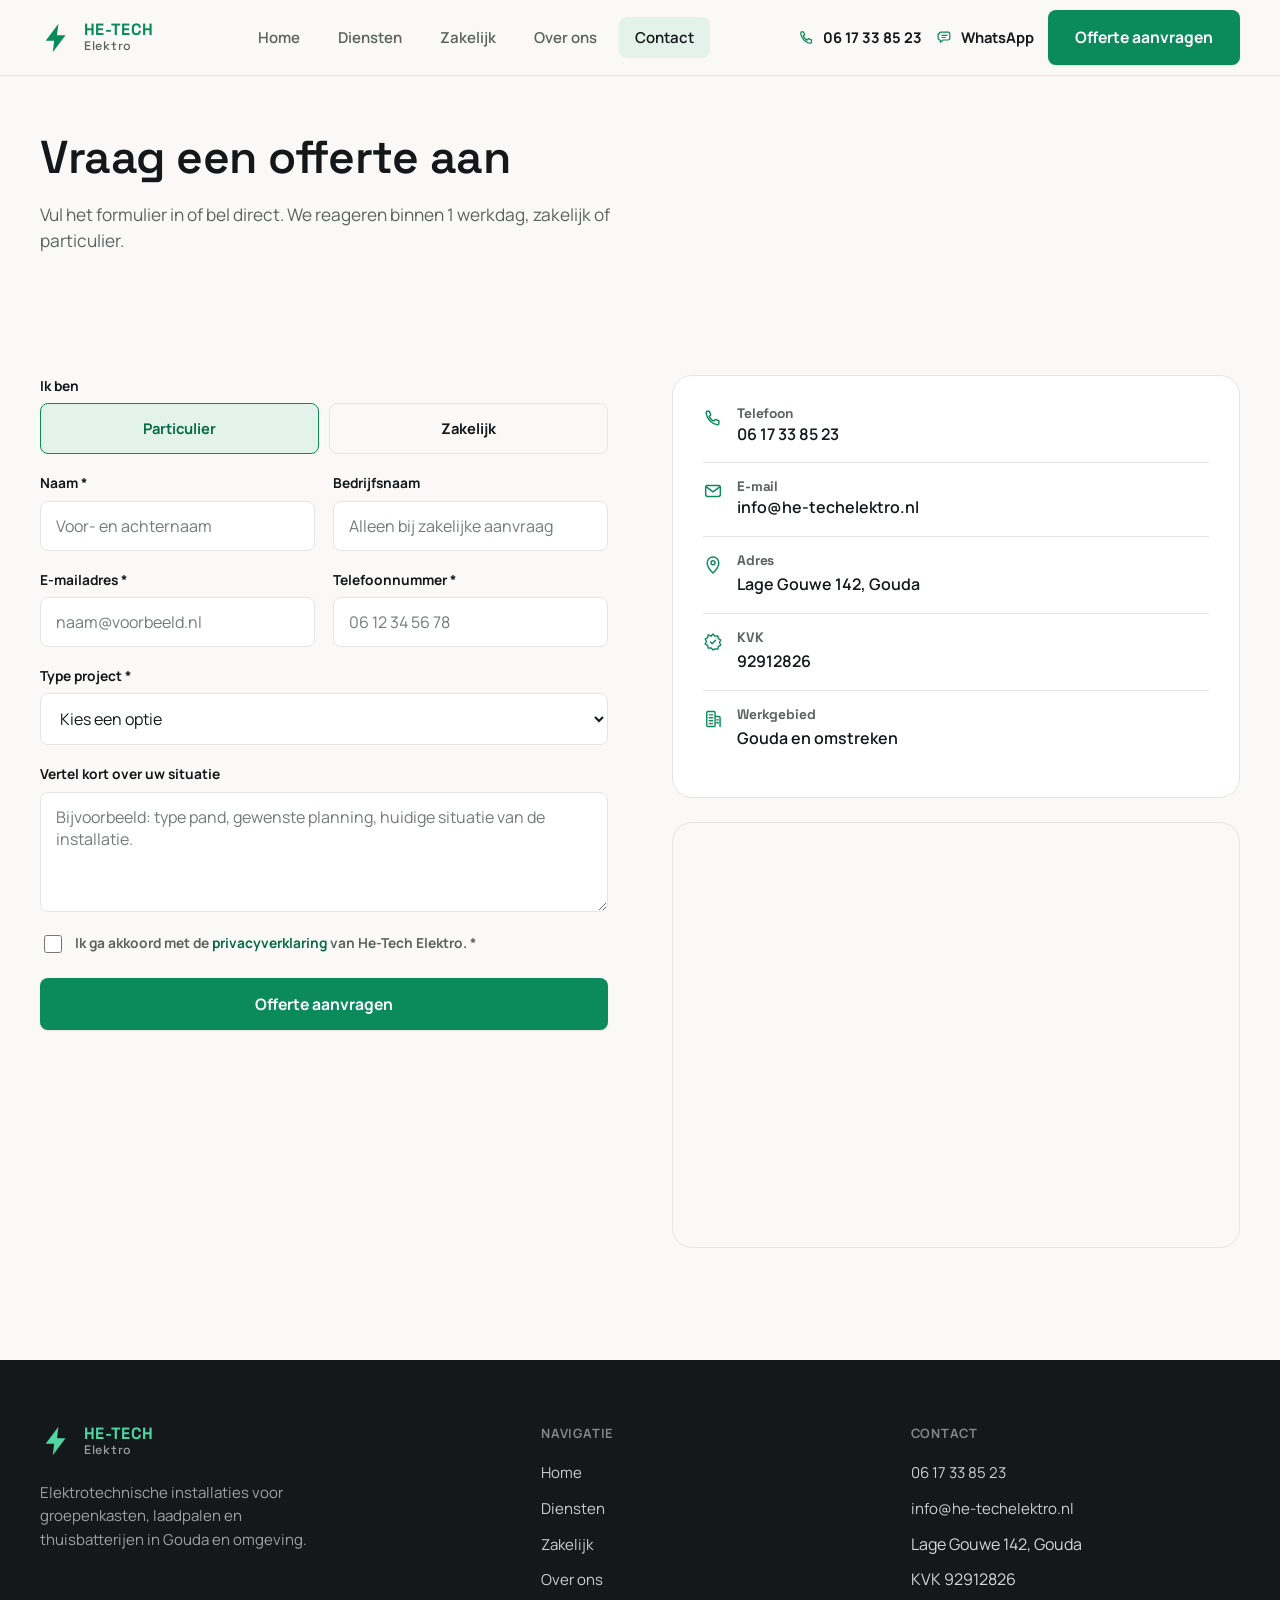
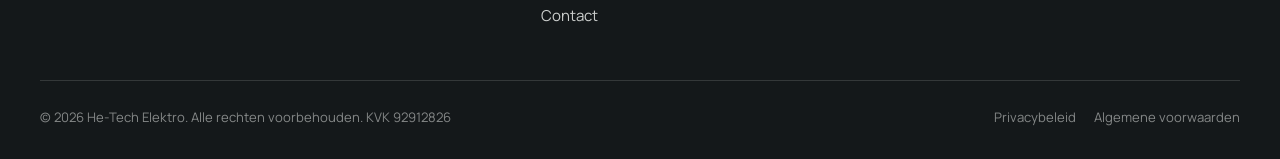
<file: contact.html>
<!doctype html>
<html lang="nl">
<head>
<meta charset="UTF-8">
<meta name="viewport" content="width=device-width, initial-scale=1">
<title>Contact | Offerte aanvragen | He-Tech Elektro</title>
<meta name="description" content="Vraag vrijblijvend een offerte aan bij He-Tech Elektro in Gouda, of bel 06 17 33 85 23. Wij reageren binnen 1 werkdag.">
<link rel="icon" href="data:image/svg+xml,%3Csvg xmlns='http://www.w3.org/2000/svg' viewBox='0 0 24 24'%3E%3Cpath fill='%230b8a5c' d='M13 2 4 14h6l-1 8 9-12h-6l1-8Z'/%3E%3C/svg%3E">
<link rel="stylesheet" href="css/styles.css">
</head>
<body>

<header class="nav">
  <div class="container nav-inner">
    <a href="index.html" class="brand" aria-label="He-Tech Elektro, naar de homepage">
      <svg class="brand-mark" viewBox="0 0 24 24" aria-hidden="true" style="color:var(--color-green)"><use href="assets/icons.svg#icon-bolt"></use></svg>
      <span class="brand-word"><span class="he-tech">HE-TECH</span><span class="elektro">Elektro</span></span>
    </a>
    <nav class="nav-links" aria-label="Hoofdmenu">
      <a href="index.html">Home</a>
      <a href="diensten.html">Diensten</a>
      <a href="zakelijk.html">Zakelijk</a>
      <a href="over-ons.html">Over ons</a>
      <a href="contact.html" aria-current="page">Contact</a>
    </nav>
    <div class="nav-actions">
      <a class="nav-phone" href="tel:+31617338523">
        <svg aria-hidden="true"><use href="assets/icons.svg#icon-phone"></use></svg>
        06 17 33 85 23
      </a>
      <a class="nav-phone" href="https://wa.me/31617338523" target="_blank" rel="noopener">
        <svg aria-hidden="true"><use href="assets/icons.svg#icon-chat"></use></svg>
        WhatsApp
      </a>
      <a class="btn btn-primary nav-cta" href="#offerte-form">Offerte aanvragen</a>
      <button class="nav-toggle" aria-label="Menu openen" aria-expanded="false" aria-controls="mobile-menu">
        <svg aria-hidden="true"><use href="assets/icons.svg#icon-menu"></use></svg>
      </button>
    </div>
  </div>
</header>

<div class="mobile-menu" id="mobile-menu">
  <a href="index.html">Home</a>
  <a href="diensten.html">Diensten</a>
  <a href="zakelijk.html">Zakelijk</a>
  <a href="over-ons.html">Over ons</a>
  <a href="contact.html" aria-current="page">Contact</a>
  <a class="btn btn-primary btn-block" href="#offerte-form">Offerte aanvragen</a>
  <a class="mobile-phone" href="tel:+31617338523">
    <svg aria-hidden="true"><use href="assets/icons.svg#icon-phone"></use></svg>
    06 17 33 85 23
  </a>
  <a class="mobile-phone" href="https://wa.me/31617338523" target="_blank" rel="noopener">
    <svg aria-hidden="true"><use href="assets/icons.svg#icon-chat"></use></svg>
    WhatsApp
  </a>
</div>

<main>

  <section class="page-intro">
    <div class="container">
      <h1>Vraag een offerte aan</h1>
      <p>Vul het formulier in of bel direct. We reageren binnen 1 werkdag, zakelijk of particulier.</p>
    </div>
  </section>

  <section class="section">
    <div class="container split" style="align-items:start">

      <div class="reveal">
        <!--
          Formspree: maak een gratis formulier aan op formspree.io, koppel het
          aan info@he-techelektro.nl en vervang YOUR_FORM_ID hieronder door het
          echte formulier-ID. Zonder die stap komt dit formulier niet aan.
        -->
        <form id="offerte-form" action="https://formspree.io/f/YOUR_FORM_ID" method="POST" novalidate>
          <input type="hidden" name="_subject" value="Nieuwe offerteaanvraag via he-techelektro.nl">

          <div class="field" style="margin-bottom:18px">
            <label>Ik ben</label>
            <div class="radio-group">
              <label class="radio-pill">
                <input type="radio" name="type_klant" value="Particulier" checked>
                <span>Particulier</span>
              </label>
              <label class="radio-pill">
                <input type="radio" name="type_klant" value="Zakelijk">
                <span>Zakelijk</span>
              </label>
            </div>
          </div>

          <div class="form-grid cols-2">
            <div class="field">
              <label for="naam">Naam *</label>
              <input type="text" id="naam" name="naam" placeholder="Voor- en achternaam" required>
              <span class="form-error">Vul uw naam in.</span>
            </div>
            <div class="field">
              <label for="bedrijfsnaam">Bedrijfsnaam</label>
              <input type="text" id="bedrijfsnaam" name="bedrijfsnaam" placeholder="Alleen bij zakelijke aanvraag">
            </div>
          </div>

          <div class="form-grid cols-2" style="margin-top:18px">
            <div class="field">
              <label for="email">E-mailadres *</label>
              <input type="email" id="email" name="email" placeholder="naam@voorbeeld.nl" required>
              <span class="form-error">Vul een geldig e-mailadres in.</span>
            </div>
            <div class="field">
              <label for="telefoon">Telefoonnummer *</label>
              <input type="tel" id="telefoon" name="telefoon" placeholder="06 12 34 56 78" required>
              <span class="form-error">Vul uw telefoonnummer in.</span>
            </div>
          </div>

          <div class="field" style="margin-top:18px">
            <label for="project">Type project *</label>
            <select id="project" name="project" required>
              <option value="">Kies een optie</option>
              <option>Groepenkast</option>
              <option>Thuisbatterij</option>
              <option>Laadpaal</option>
              <option>Onderhoud &amp; keuring</option>
              <option>Anders</option>
            </select>
            <span class="form-error">Kies het type project.</span>
          </div>

          <div class="field" style="margin-top:18px">
            <label for="bericht">Vertel kort over uw situatie</label>
            <textarea id="bericht" name="bericht" placeholder="Bijvoorbeeld: type pand, gewenste planning, huidige situatie van de installatie."></textarea>
          </div>

          <div class="field" style="margin-top:20px">
            <label class="checkbox-label">
              <input type="checkbox" id="privacy_akkoord" name="privacy_akkoord" required>
              <span>Ik ga akkoord met de <a href="privacybeleid.html" target="_blank" rel="noopener">privacyverklaring</a> van He-Tech Elektro. *</span>
            </label>
            <span class="form-error">Ga akkoord met de privacyverklaring om uw aanvraag te versturen.</span>
          </div>

          <button type="submit" class="btn btn-primary btn-block" style="margin-top:22px">Offerte aanvragen</button>
          <div class="form-status" role="status" aria-live="polite"></div>
        </form>
      </div>

      <div class="reveal">
        <div class="info-card">
          <div class="info-row">
            <svg aria-hidden="true"><use href="assets/icons.svg#icon-phone"></use></svg>
            <div>
              <h4>Telefoon</h4>
              <a href="tel:+31617338523">06 17 33 85 23</a>
            </div>
          </div>
          <div class="info-row">
            <svg aria-hidden="true"><use href="assets/icons.svg#icon-mail"></use></svg>
            <div>
              <h4>E-mail</h4>
              <a href="mailto:info@he-techelektro.nl">info@he-techelektro.nl</a>
            </div>
          </div>
          <div class="info-row">
            <svg aria-hidden="true"><use href="assets/icons.svg#icon-pin"></use></svg>
            <div>
              <h4>Adres</h4>
              <p>Lage Gouwe 142, Gouda</p>
            </div>
          </div>
          <div class="info-row">
            <svg aria-hidden="true"><use href="assets/icons.svg#icon-badge"></use></svg>
            <div>
              <h4>KVK</h4>
              <p>92912826</p>
            </div>
          </div>
          <div class="info-row">
            <svg aria-hidden="true"><use href="assets/icons.svg#icon-building"></use></svg>
            <div>
              <h4>Werkgebied</h4>
              <p>Gouda en omstreken</p>
            </div>
          </div>
        </div>
        <div class="map-frame">
          <iframe src="https://www.google.com/maps?q=Lage+Gouwe+142+Gouda&output=embed" title="Kaart met de locatie van He-Tech Elektro" loading="lazy" referrerpolicy="no-referrer-when-downgrade"></iframe>
        </div>
      </div>

    </div>
  </section>

</main>

<footer class="footer">
  <div class="container">
    <div class="footer-grid">
      <div class="footer-brand">
        <a href="index.html" class="brand" aria-label="He-Tech Elektro">
          <svg class="brand-mark" viewBox="0 0 24 24" aria-hidden="true" style="color:#4fd6a3"><use href="assets/icons.svg#icon-bolt"></use></svg>
          <span class="brand-word"><span class="he-tech">HE-TECH</span><span class="elektro">Elektro</span></span>
        </a>
        <p class="footer-tagline">Elektrotechnische installaties voor groepenkasten, laadpalen en thuisbatterijen in Gouda en omgeving.</p>
      </div>
      <div>
        <div class="footer-heading">Navigatie</div>
        <ul class="footer-links">
          <li><a href="index.html">Home</a></li>
          <li><a href="diensten.html">Diensten</a></li>
          <li><a href="zakelijk.html">Zakelijk</a></li>
          <li><a href="over-ons.html">Over ons</a></li>
          <li><a href="contact.html">Contact</a></li>
        </ul>
      </div>
      <div>
        <div class="footer-heading">Contact</div>
        <ul class="footer-links">
          <li><a href="tel:+31617338523">06 17 33 85 23</a></li>
          <li><a href="mailto:info@he-techelektro.nl">info@he-techelektro.nl</a></li>
          <li>Lage Gouwe 142, Gouda</li>
          <li>KVK 92912826</li>
        </ul>
      </div>
    </div>
    <div class="footer-bottom">
      <span>&copy; 2026 He-Tech Elektro. Alle rechten voorbehouden. KVK 92912826</span>
      <div class="footer-legal">
        <a href="privacybeleid.html">Privacybeleid</a>
        <a href="algemene-voorwaarden.html">Algemene voorwaarden</a>
      </div>
    </div>
  </div>
</footer>

<script src="js/main.js"></script>
</body>
</html>
</file>
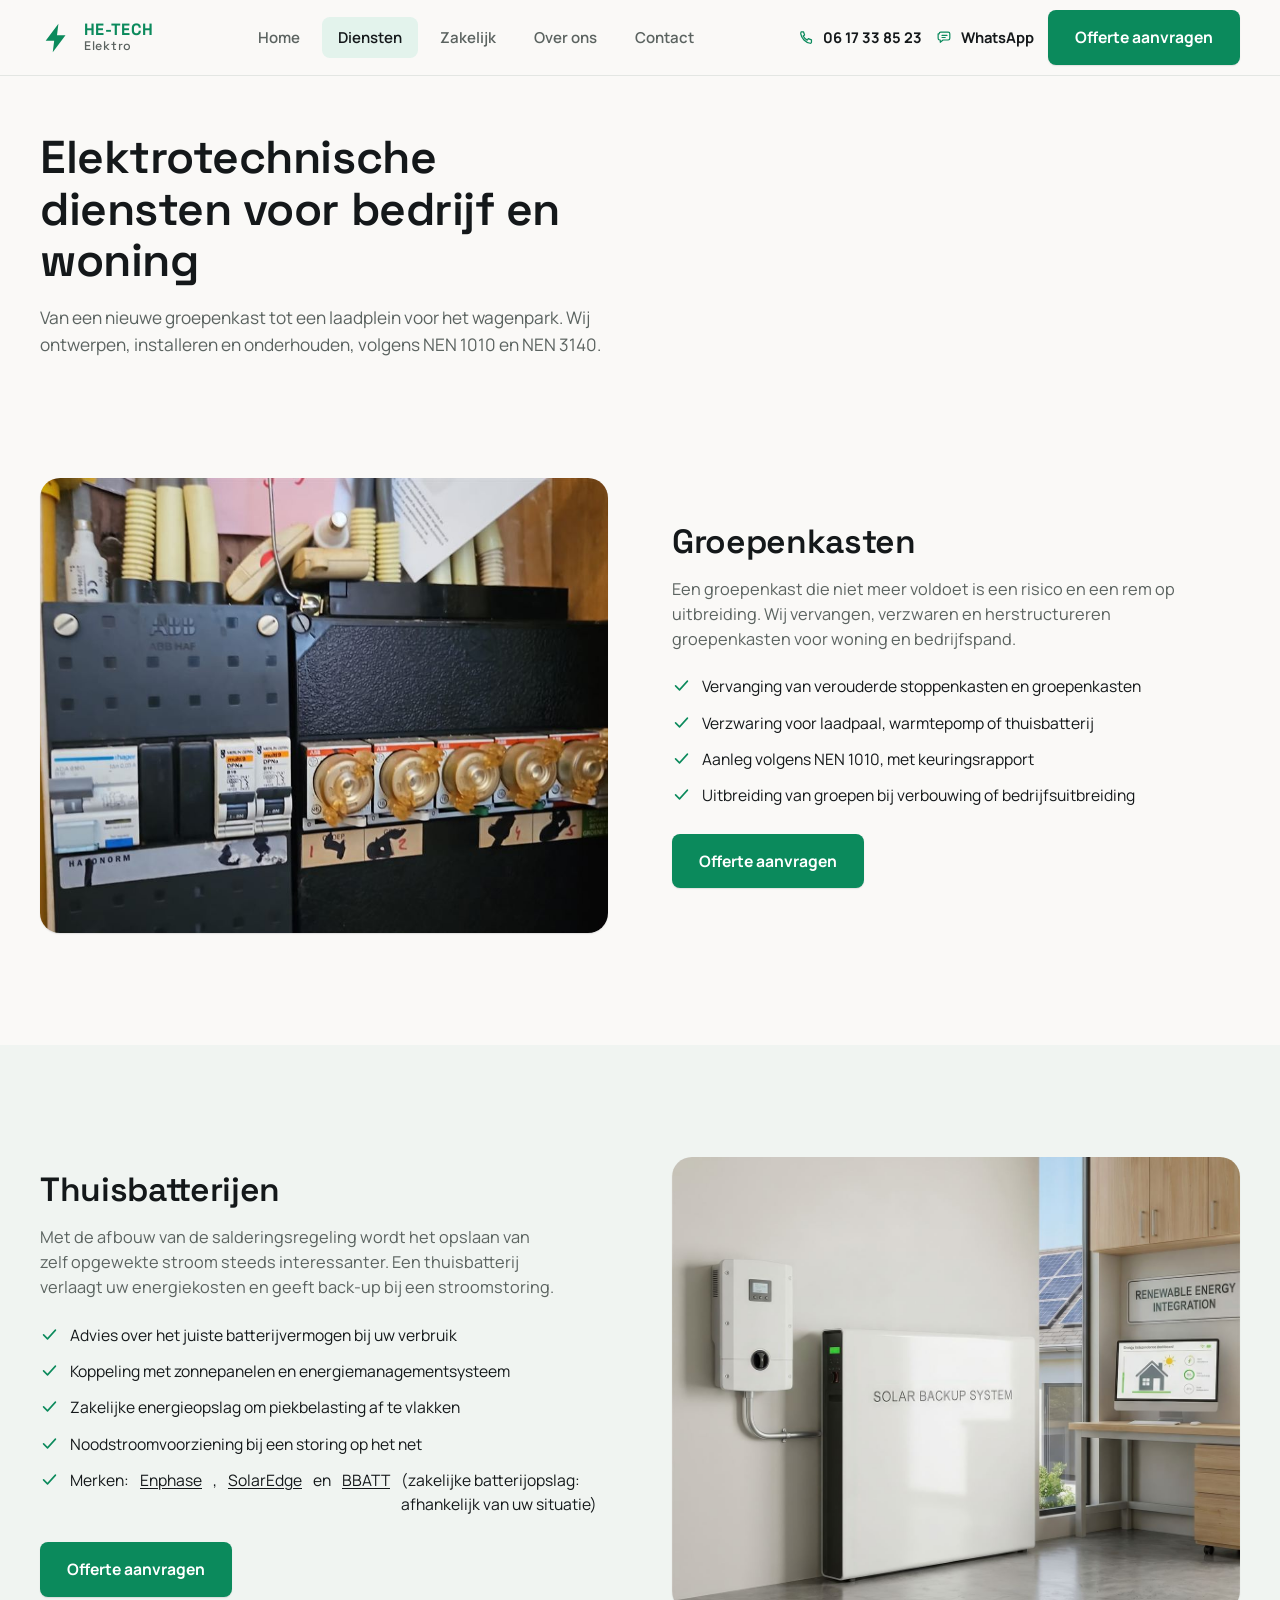
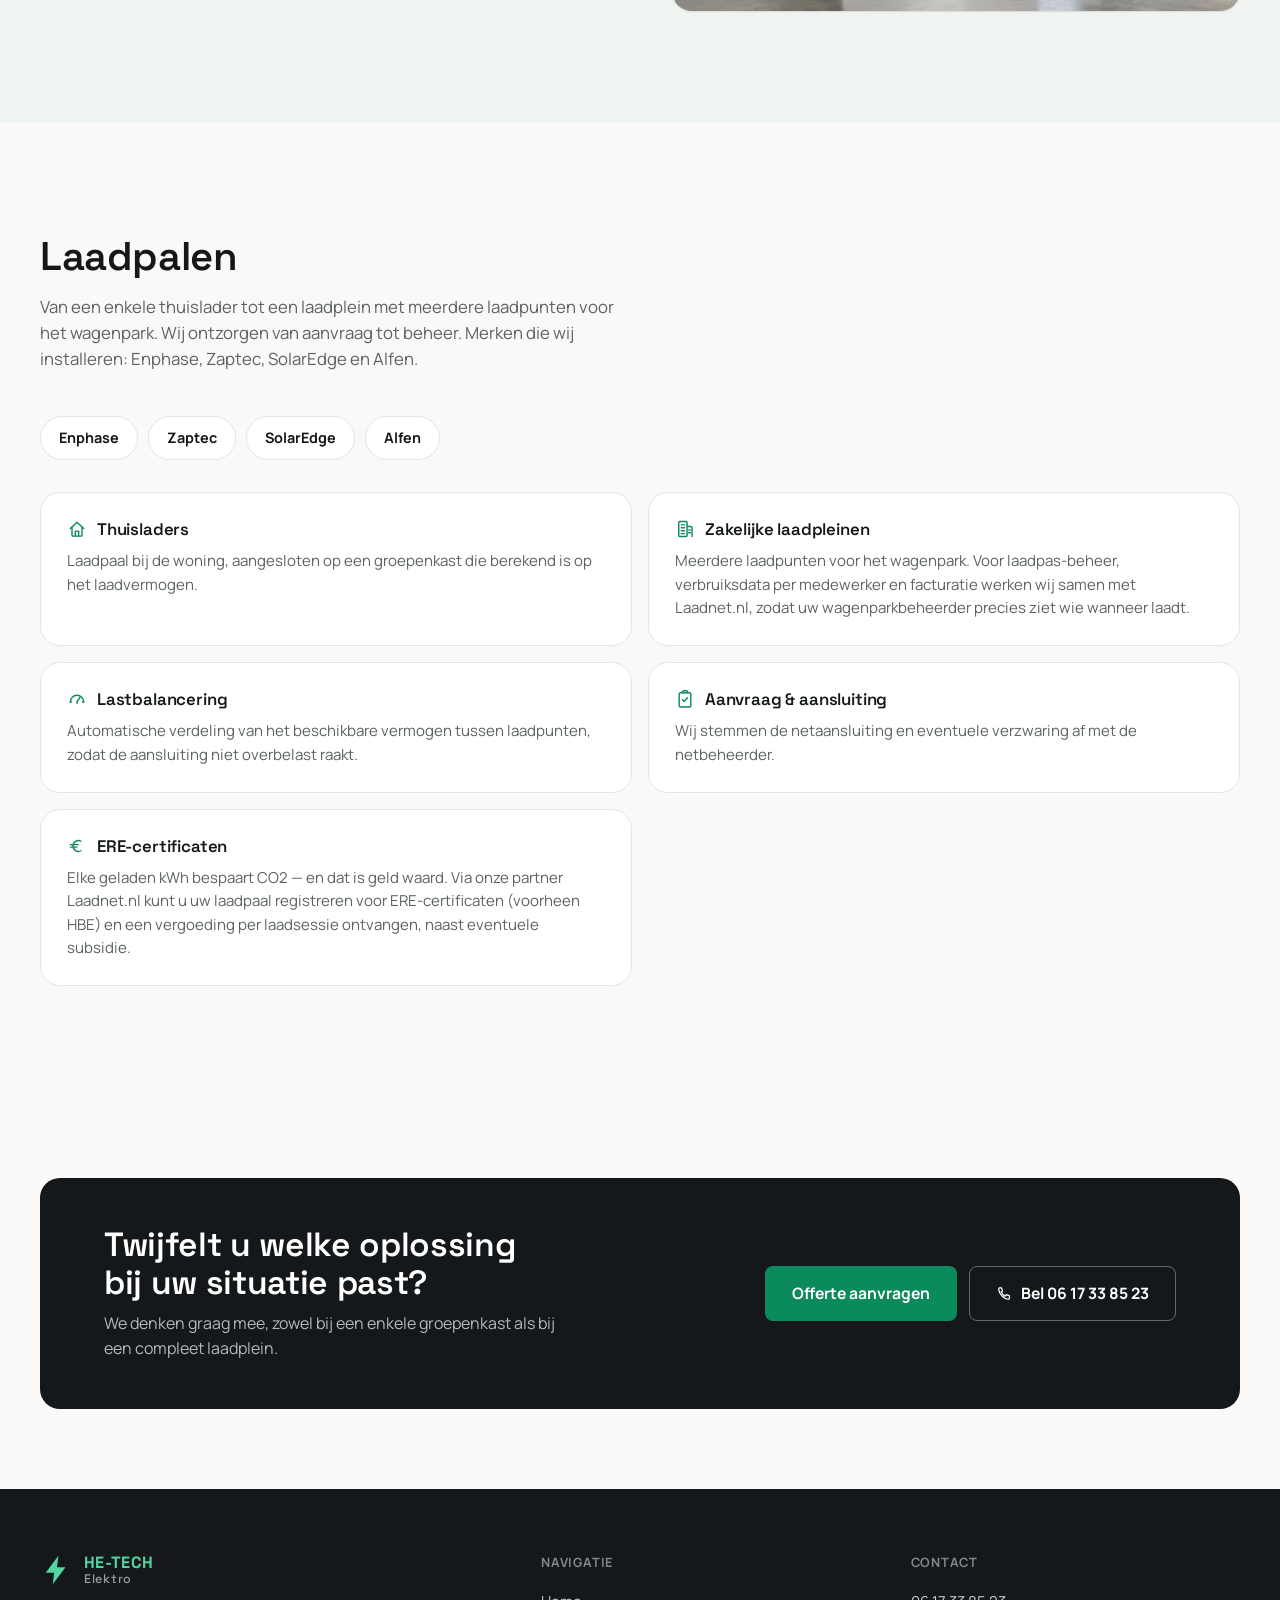
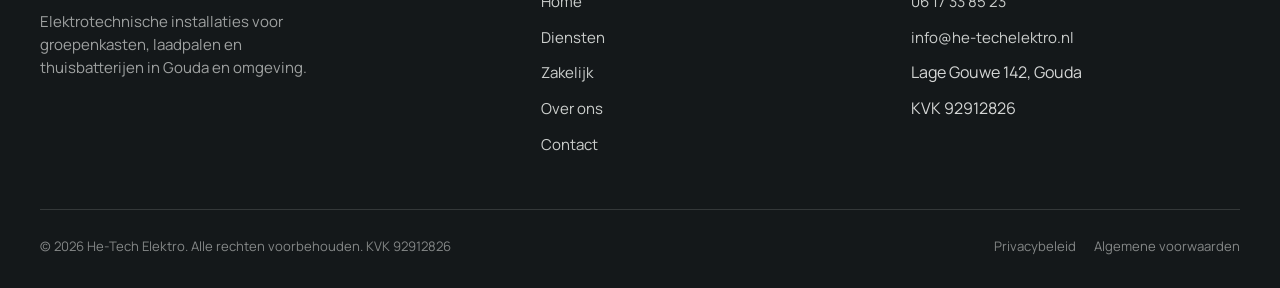
<file: diensten.html>
<!doctype html>
<html lang="nl">
<head>
<meta charset="UTF-8">
<meta name="viewport" content="width=device-width, initial-scale=1">
<title>Diensten | Groepenkasten, thuisbatterijen en laadpalen | He-Tech Elektro</title>
<meta name="description" content="Groepenkasten, thuisbatterijen en laadpalen: He-Tech Elektro ontwerpt, installeert en onderhoudt elektrotechnische installaties in Gouda en omgeving.">
<link rel="icon" href="data:image/svg+xml,%3Csvg xmlns='http://www.w3.org/2000/svg' viewBox='0 0 24 24'%3E%3Cpath fill='%230b8a5c' d='M13 2 4 14h6l-1 8 9-12h-6l1-8Z'/%3E%3C/svg%3E">
<link rel="stylesheet" href="css/styles.css">
</head>
<body>

<header class="nav">
  <div class="container nav-inner">
    <a href="index.html" class="brand" aria-label="He-Tech Elektro, naar de homepage">
      <svg class="brand-mark" viewBox="0 0 24 24" aria-hidden="true" style="color:var(--color-green)"><use href="assets/icons.svg#icon-bolt"></use></svg>
      <span class="brand-word"><span class="he-tech">HE-TECH</span><span class="elektro">Elektro</span></span>
    </a>
    <nav class="nav-links" aria-label="Hoofdmenu">
      <a href="index.html">Home</a>
      <a href="diensten.html" aria-current="page">Diensten</a>
      <a href="zakelijk.html">Zakelijk</a>
      <a href="over-ons.html">Over ons</a>
      <a href="contact.html">Contact</a>
    </nav>
    <div class="nav-actions">
      <a class="nav-phone" href="tel:+31617338523">
        <svg aria-hidden="true"><use href="assets/icons.svg#icon-phone"></use></svg>
        06 17 33 85 23
      </a>
      <a class="nav-phone" href="https://wa.me/31617338523" target="_blank" rel="noopener">
        <svg aria-hidden="true"><use href="assets/icons.svg#icon-chat"></use></svg>
        WhatsApp
      </a>
      <a class="btn btn-primary nav-cta" href="contact.html#offerte-form">Offerte aanvragen</a>
      <button class="nav-toggle" aria-label="Menu openen" aria-expanded="false" aria-controls="mobile-menu">
        <svg aria-hidden="true"><use href="assets/icons.svg#icon-menu"></use></svg>
      </button>
    </div>
  </div>
</header>

<div class="mobile-menu" id="mobile-menu">
  <a href="index.html">Home</a>
  <a href="diensten.html" aria-current="page">Diensten</a>
  <a href="zakelijk.html">Zakelijk</a>
  <a href="over-ons.html">Over ons</a>
  <a href="contact.html">Contact</a>
  <a class="btn btn-primary btn-block" href="contact.html#offerte-form">Offerte aanvragen</a>
  <a class="mobile-phone" href="tel:+31617338523">
    <svg aria-hidden="true"><use href="assets/icons.svg#icon-phone"></use></svg>
    06 17 33 85 23
  </a>
  <a class="mobile-phone" href="https://wa.me/31617338523" target="_blank" rel="noopener">
    <svg aria-hidden="true"><use href="assets/icons.svg#icon-chat"></use></svg>
    WhatsApp
  </a>
</div>

<main>

  <section class="page-intro">
    <div class="container">
      <h1>Elektrotechnische diensten voor bedrijf en woning</h1>
      <p>Van een nieuwe groepenkast tot een laadplein voor het wagenpark. Wij ontwerpen, installeren en onderhouden, volgens NEN 1010 en NEN 3140.</p>
    </div>
  </section>

  <!-- Groepenkasten -->
  <section class="section" id="groepenkasten">
    <div class="container split">
      <div class="split-media reveal">
        <img src="assets/foto/diensten-groepenkast.jpg" alt="Vervanging van een groepenkast" loading="lazy">
      </div>
      <div class="split-body reveal">
        <h2>Groepenkasten</h2>
        <p>Een groepenkast die niet meer voldoet is een risico en een rem op uitbreiding. Wij vervangen, verzwaren en herstructureren groepenkasten voor woning en bedrijfspand.</p>
        <ul class="split-list">
          <li><svg aria-hidden="true"><use href="assets/icons.svg#icon-check"></use></svg>Vervanging van verouderde stoppenkasten en groepenkasten</li>
          <li><svg aria-hidden="true"><use href="assets/icons.svg#icon-check"></use></svg>Verzwaring voor laadpaal, warmtepomp of thuisbatterij</li>
          <li><svg aria-hidden="true"><use href="assets/icons.svg#icon-check"></use></svg>Aanleg volgens NEN 1010, met keuringsrapport</li>
          <li><svg aria-hidden="true"><use href="assets/icons.svg#icon-check"></use></svg>Uitbreiding van groepen bij verbouwing of bedrijfsuitbreiding</li>
        </ul>
        <a class="btn btn-primary" href="contact.html#offerte-form">Offerte aanvragen</a>
      </div>
    </div>
  </section>

  <!-- Thuisbatterijen -->
  <section class="section section-alt" id="thuisbatterijen">
    <div class="container split is-reversed">
      <div class="split-media reveal">
        <img src="assets/foto/diensten-batterij.jpg" alt="Thuisbatterij gekoppeld aan zonnepanelen" loading="lazy">
      </div>
      <div class="split-body reveal">
        <h2>Thuisbatterijen</h2>
        <p>Met de afbouw van de salderingsregeling wordt het opslaan van zelf opgewekte stroom steeds interessanter. Een thuisbatterij verlaagt uw energiekosten en geeft back-up bij een stroomstoring.</p>
        <ul class="split-list">
          <li><svg aria-hidden="true"><use href="assets/icons.svg#icon-check"></use></svg>Advies over het juiste batterijvermogen bij uw verbruik</li>
          <li><svg aria-hidden="true"><use href="assets/icons.svg#icon-check"></use></svg>Koppeling met zonnepanelen en energiemanagementsysteem</li>
          <li><svg aria-hidden="true"><use href="assets/icons.svg#icon-check"></use></svg>Zakelijke energieopslag om piekbelasting af te vlakken</li>
          <li><svg aria-hidden="true"><use href="assets/icons.svg#icon-check"></use></svg>Noodstroomvoorziening bij een storing op het net</li>
          <li><svg aria-hidden="true"><use href="assets/icons.svg#icon-check"></use></svg>Merken: <a href="https://www.enphase.nl" target="_blank" rel="noopener">Enphase</a>, <a href="https://www.solaredge.nl" target="_blank" rel="noopener">SolarEdge</a> en <a href="https://www.bbatt.nl" target="_blank" rel="noopener">BBATT</a> (zakelijke batterijopslag: afhankelijk van uw situatie)</li>
        </ul>
        <a class="btn btn-primary" href="contact.html#offerte-form">Offerte aanvragen</a>
      </div>
    </div>
  </section>

  <!-- Laadpalen -->
  <section class="section" id="laadpalen">
    <div class="container">
      <div class="section-head reveal">
        <h2>Laadpalen</h2>
        <p>Van een enkele thuislader tot een laadplein met meerdere laadpunten voor het wagenpark. Wij ontzorgen van aanvraag tot beheer. Merken die wij installeren: Enphase, Zaptec, SolarEdge en Alfen.</p>
      </div>
      <div class="pill-row reveal" style="margin-bottom:32px">
        <span class="pill">Enphase</span>
        <span class="pill">Zaptec</span>
        <span class="pill">SolarEdge</span>
        <span class="pill">Alfen</span>
      </div>
      <div class="spec-grid reveal">
        <div class="spec-card">
          <h4><svg aria-hidden="true"><use href="assets/icons.svg#icon-home"></use></svg>Thuisladers</h4>
          <p>Laadpaal bij de woning, aangesloten op een groepenkast die berekend is op het laadvermogen.</p>
        </div>
        <div class="spec-card">
          <h4><svg aria-hidden="true"><use href="assets/icons.svg#icon-building"></use></svg>Zakelijke laadpleinen</h4>
          <p>Meerdere laadpunten voor het wagenpark. Voor laadpas-beheer, verbruiksdata per medewerker en facturatie werken wij samen met Laadnet.nl, zodat uw wagenparkbeheerder precies ziet wie wanneer laadt.</p>
        </div>
        <div class="spec-card">
          <h4><svg aria-hidden="true"><use href="assets/icons.svg#icon-gauge"></use></svg>Lastbalancering</h4>
          <p>Automatische verdeling van het beschikbare vermogen tussen laadpunten, zodat de aansluiting niet overbelast raakt.</p>
        </div>
        <div class="spec-card">
          <h4><svg aria-hidden="true"><use href="assets/icons.svg#icon-clipboard"></use></svg>Aanvraag &amp; aansluiting</h4>
          <p>Wij stemmen de netaansluiting en eventuele verzwaring af met de netbeheerder.</p>
        </div>
        <div class="spec-card">
          <h4><svg aria-hidden="true"><use href="assets/icons.svg#icon-euro"></use></svg>ERE-certificaten</h4>
          <p>Elke geladen kWh bespaart CO2 — en dat is geld waard. Via onze partner Laadnet.nl kunt u uw laadpaal registreren voor ERE-certificaten (voorheen HBE) en een vergoeding per laadsessie ontvangen, naast eventuele subsidie.</p>
        </div>
      </div>
    </div>
  </section>

  <!-- Closing CTA -->
  <section class="section-tight">
    <div class="container">
      <div class="cta-band reveal">
        <div>
          <h2>Twijfelt u welke oplossing bij uw situatie past?</h2>
          <p>We denken graag mee, zowel bij een enkele groepenkast als bij een compleet laadplein.</p>
        </div>
        <div class="cta-band-actions">
          <a class="btn btn-primary" href="contact.html#offerte-form">Offerte aanvragen</a>
          <a class="btn btn-ghost-on-dark" href="tel:+31617338523">
            <svg aria-hidden="true" style="width:17px;height:17px"><use href="assets/icons.svg#icon-phone"></use></svg>
            Bel 06 17 33 85 23
          </a>
        </div>
      </div>
    </div>
  </section>

</main>

<footer class="footer">
  <div class="container">
    <div class="footer-grid">
      <div class="footer-brand">
        <a href="index.html" class="brand" aria-label="He-Tech Elektro">
          <svg class="brand-mark" viewBox="0 0 24 24" aria-hidden="true" style="color:#4fd6a3"><use href="assets/icons.svg#icon-bolt"></use></svg>
          <span class="brand-word"><span class="he-tech">HE-TECH</span><span class="elektro">Elektro</span></span>
        </a>
        <p class="footer-tagline">Elektrotechnische installaties voor groepenkasten, laadpalen en thuisbatterijen in Gouda en omgeving.</p>
      </div>
      <div>
        <div class="footer-heading">Navigatie</div>
        <ul class="footer-links">
          <li><a href="index.html">Home</a></li>
          <li><a href="diensten.html">Diensten</a></li>
          <li><a href="zakelijk.html">Zakelijk</a></li>
          <li><a href="over-ons.html">Over ons</a></li>
          <li><a href="contact.html">Contact</a></li>
        </ul>
      </div>
      <div>
        <div class="footer-heading">Contact</div>
        <ul class="footer-links">
          <li><a href="tel:+31617338523">06 17 33 85 23</a></li>
          <li><a href="mailto:info@he-techelektro.nl">info@he-techelektro.nl</a></li>
          <li>Lage Gouwe 142, Gouda</li>
          <li>KVK 92912826</li>
        </ul>
      </div>
    </div>
    <div class="footer-bottom">
      <span>&copy; 2026 He-Tech Elektro. Alle rechten voorbehouden. KVK 92912826</span>
      <div class="footer-legal">
        <a href="privacybeleid.html">Privacybeleid</a>
        <a href="algemene-voorwaarden.html">Algemene voorwaarden</a>
      </div>
    </div>
  </div>
</footer>

<script src="js/main.js"></script>
</body>
</html>
</file>
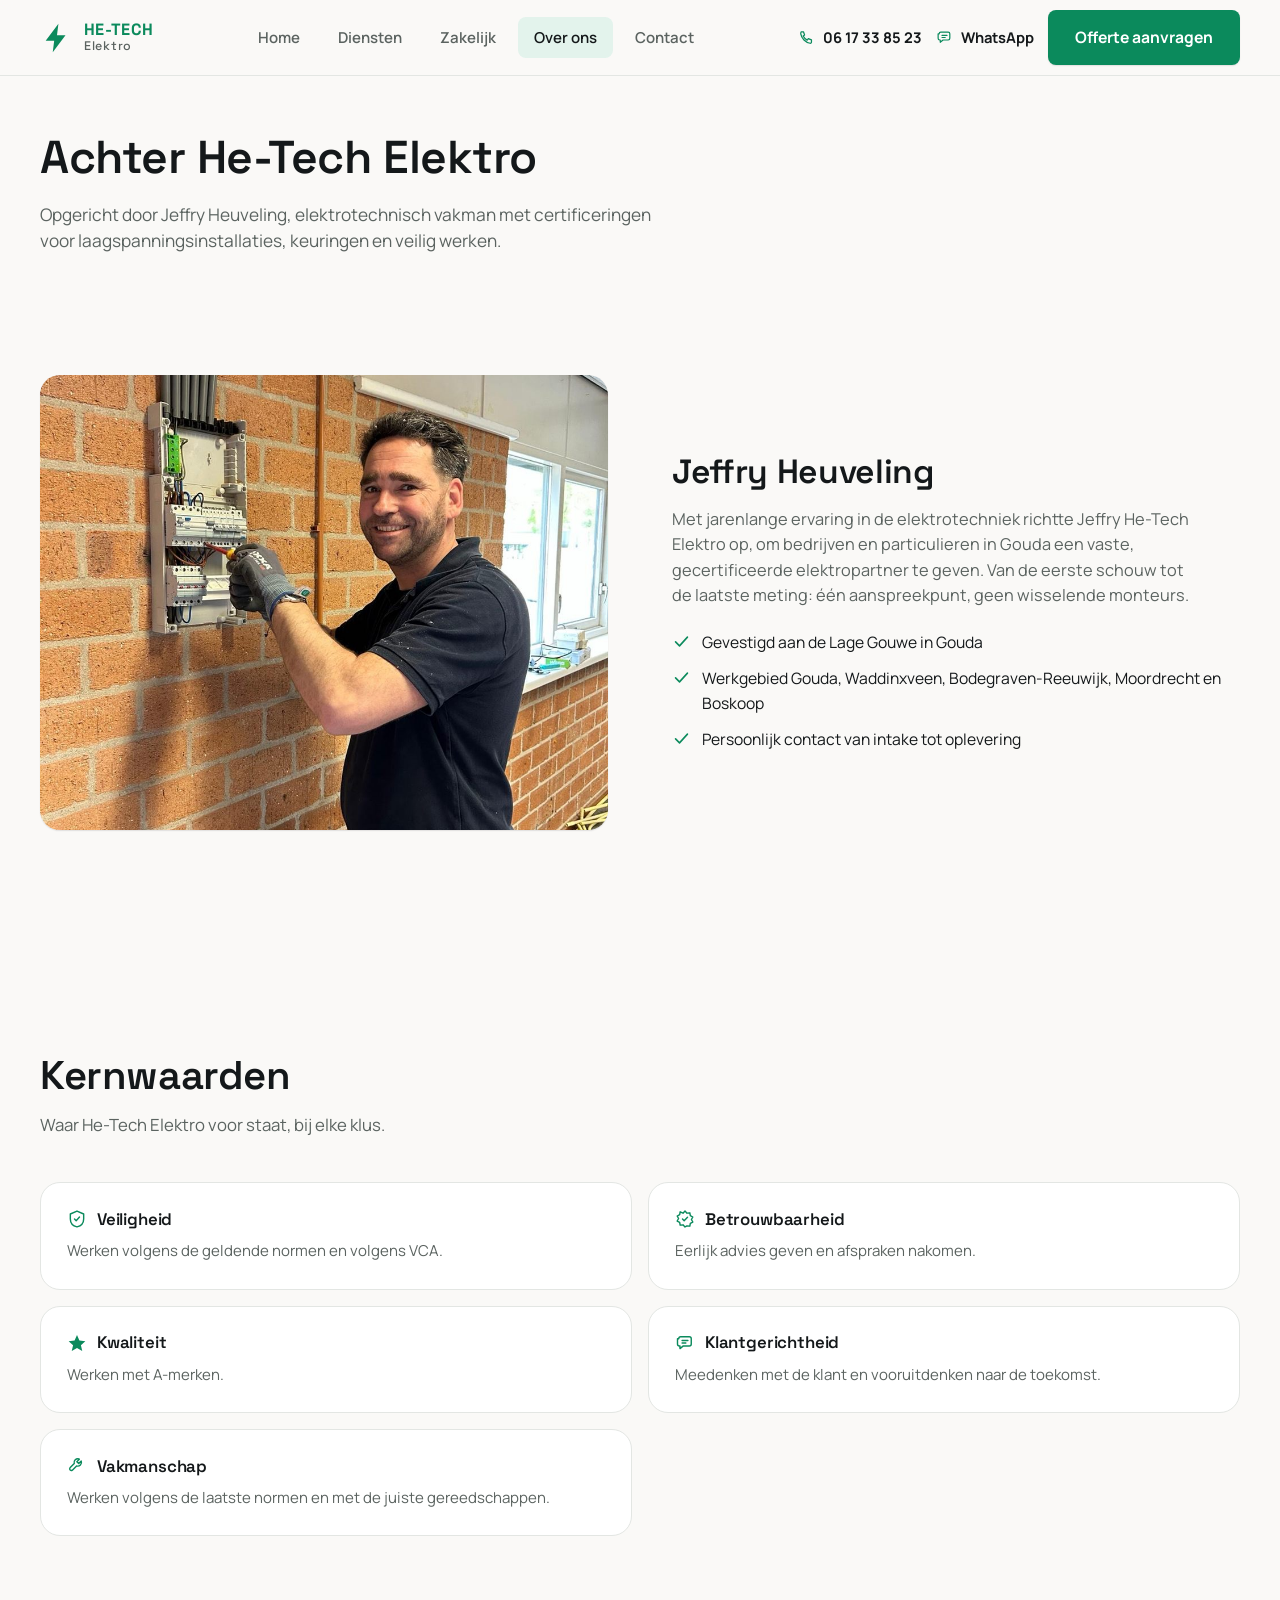
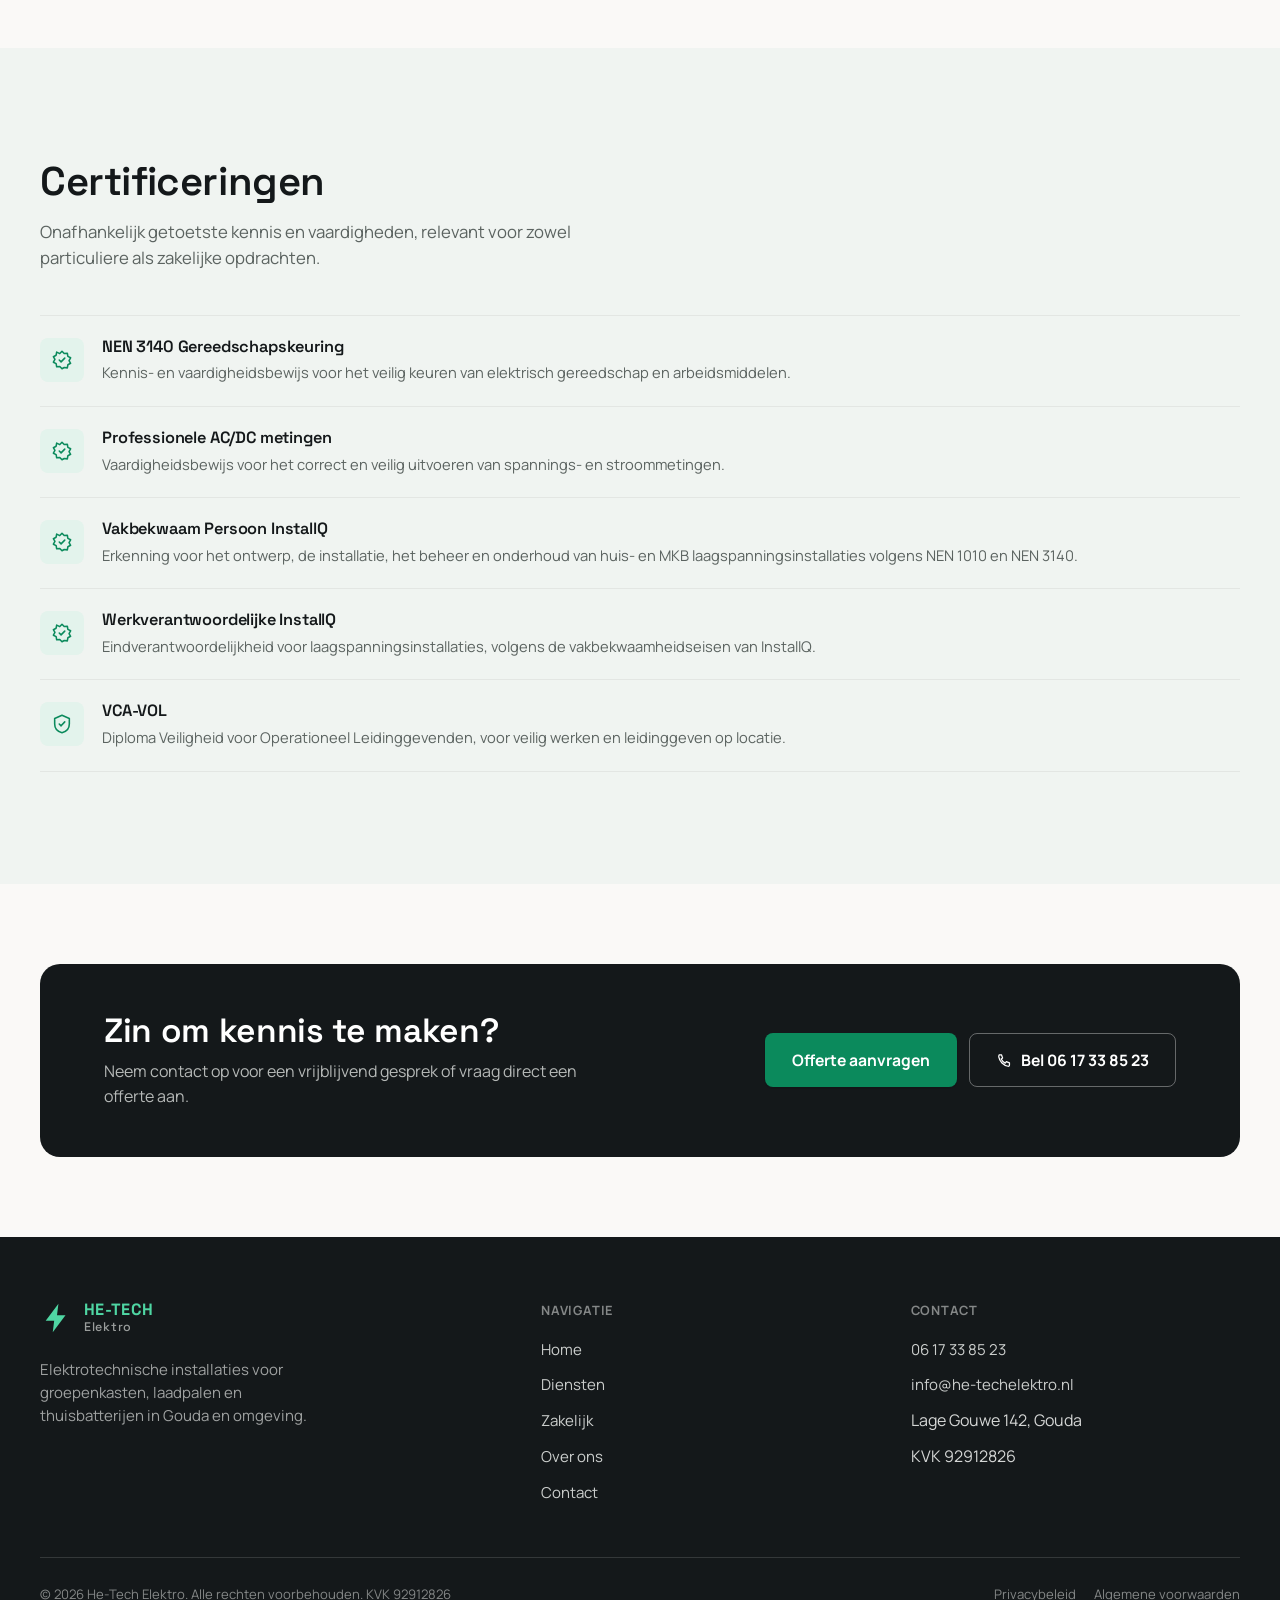
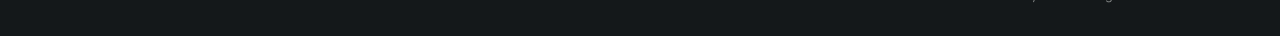
<file: over-ons.html>
<!doctype html>
<html lang="nl">
<head>
<meta charset="UTF-8">
<meta name="viewport" content="width=device-width, initial-scale=1">
<title>Over ons | He-Tech Elektro, Gouda</title>
<meta name="description" content="He-Tech Elektro is opgericht door Jeffry Heuveling. Gecertificeerd volgens NEN 3140, VCA-VOL en InstallQ, actief in Gouda en de regio.">
<link rel="icon" href="data:image/svg+xml,%3Csvg xmlns='http://www.w3.org/2000/svg' viewBox='0 0 24 24'%3E%3Cpath fill='%230b8a5c' d='M13 2 4 14h6l-1 8 9-12h-6l1-8Z'/%3E%3C/svg%3E">
<link rel="stylesheet" href="css/styles.css">
</head>
<body>

<header class="nav">
  <div class="container nav-inner">
    <a href="index.html" class="brand" aria-label="He-Tech Elektro, naar de homepage">
      <svg class="brand-mark" viewBox="0 0 24 24" aria-hidden="true" style="color:var(--color-green)"><use href="assets/icons.svg#icon-bolt"></use></svg>
      <span class="brand-word"><span class="he-tech">HE-TECH</span><span class="elektro">Elektro</span></span>
    </a>
    <nav class="nav-links" aria-label="Hoofdmenu">
      <a href="index.html">Home</a>
      <a href="diensten.html">Diensten</a>
      <a href="zakelijk.html">Zakelijk</a>
      <a href="over-ons.html" aria-current="page">Over ons</a>
      <a href="contact.html">Contact</a>
    </nav>
    <div class="nav-actions">
      <a class="nav-phone" href="tel:+31617338523">
        <svg aria-hidden="true"><use href="assets/icons.svg#icon-phone"></use></svg>
        06 17 33 85 23
      </a>
      <a class="nav-phone" href="https://wa.me/31617338523" target="_blank" rel="noopener">
        <svg aria-hidden="true"><use href="assets/icons.svg#icon-chat"></use></svg>
        WhatsApp
      </a>
      <a class="btn btn-primary nav-cta" href="contact.html#offerte-form">Offerte aanvragen</a>
      <button class="nav-toggle" aria-label="Menu openen" aria-expanded="false" aria-controls="mobile-menu">
        <svg aria-hidden="true"><use href="assets/icons.svg#icon-menu"></use></svg>
      </button>
    </div>
  </div>
</header>

<div class="mobile-menu" id="mobile-menu">
  <a href="index.html">Home</a>
  <a href="diensten.html">Diensten</a>
  <a href="zakelijk.html">Zakelijk</a>
  <a href="over-ons.html" aria-current="page">Over ons</a>
  <a href="contact.html">Contact</a>
  <a class="btn btn-primary btn-block" href="contact.html#offerte-form">Offerte aanvragen</a>
  <a class="mobile-phone" href="tel:+31617338523">
    <svg aria-hidden="true"><use href="assets/icons.svg#icon-phone"></use></svg>
    06 17 33 85 23
  </a>
  <a class="mobile-phone" href="https://wa.me/31617338523" target="_blank" rel="noopener">
    <svg aria-hidden="true"><use href="assets/icons.svg#icon-chat"></use></svg>
    WhatsApp
  </a>
</div>

<main>

  <section class="page-intro">
    <div class="container">
      <h1>Achter He-Tech Elektro</h1>
      <p>Opgericht door Jeffry Heuveling, elektrotechnisch vakman met certificeringen voor laagspanningsinstallaties, keuringen en veilig werken.</p>
    </div>
  </section>

  <!-- Portret + verhaal -->
  <section class="section">
    <div class="container split">
      <div class="split-media reveal">
        <img src="assets/foto/portret-jeffry.jpg" alt="Jeffry Heuveling, oprichter van He-Tech Elektro" loading="lazy">
      </div>
      <div class="split-body reveal">
        <h2>Jeffry Heuveling</h2>
        <p>Met jarenlange ervaring in de elektrotechniek richtte Jeffry He-Tech Elektro op, om bedrijven en particulieren in Gouda een vaste, gecertificeerde elektropartner te geven. Van de eerste schouw tot de laatste meting: één aanspreekpunt, geen wisselende monteurs.</p>
        <ul class="split-list">
          <li><svg aria-hidden="true"><use href="assets/icons.svg#icon-check"></use></svg>Gevestigd aan de Lage Gouwe in Gouda</li>
          <li><svg aria-hidden="true"><use href="assets/icons.svg#icon-check"></use></svg>Werkgebied Gouda, Waddinxveen, Bodegraven-Reeuwijk, Moordrecht en Boskoop</li>
          <li><svg aria-hidden="true"><use href="assets/icons.svg#icon-check"></use></svg>Persoonlijk contact van intake tot oplevering</li>
        </ul>
      </div>
    </div>
  </section>

  <!-- Kernwaarden -->
  <section class="section">
    <div class="container">
      <div class="section-head reveal">
        <h2>Kernwaarden</h2>
        <p>Waar He-Tech Elektro voor staat, bij elke klus.</p>
      </div>
      <div class="spec-grid reveal">
        <div class="spec-card">
          <h4><svg aria-hidden="true"><use href="assets/icons.svg#icon-shield"></use></svg>Veiligheid</h4>
          <p>Werken volgens de geldende normen en volgens VCA.</p>
        </div>
        <div class="spec-card">
          <h4><svg aria-hidden="true"><use href="assets/icons.svg#icon-badge"></use></svg>Betrouwbaarheid</h4>
          <p>Eerlijk advies geven en afspraken nakomen.</p>
        </div>
        <div class="spec-card">
          <h4><svg aria-hidden="true"><use href="assets/icons.svg#icon-star"></use></svg>Kwaliteit</h4>
          <p>Werken met A-merken.</p>
        </div>
        <div class="spec-card">
          <h4><svg aria-hidden="true"><use href="assets/icons.svg#icon-chat"></use></svg>Klantgerichtheid</h4>
          <p>Meedenken met de klant en vooruitdenken naar de toekomst.</p>
        </div>
        <div class="spec-card">
          <h4><svg aria-hidden="true"><use href="assets/icons.svg#icon-wrench"></use></svg>Vakmanschap</h4>
          <p>Werken volgens de laatste normen en met de juiste gereedschappen.</p>
        </div>
      </div>
    </div>
  </section>

  <!-- Certificeringen -->
  <section class="section section-alt">
    <div class="container">
      <div class="section-head reveal">
        <h2>Certificeringen</h2>
        <p>Onafhankelijk getoetste kennis en vaardigheden, relevant voor zowel particuliere als zakelijke opdrachten.</p>
      </div>
      <div class="cert-list reveal">
        <div class="cert-row">
          <span class="cert-icon"><svg aria-hidden="true"><use href="assets/icons.svg#icon-badge"></use></svg></span>
          <div>
            <h4>NEN 3140 Gereedschapskeuring</h4>
            <p>Kennis- en vaardigheidsbewijs voor het veilig keuren van elektrisch gereedschap en arbeidsmiddelen.</p>
          </div>
        </div>
        <div class="cert-row">
          <span class="cert-icon"><svg aria-hidden="true"><use href="assets/icons.svg#icon-badge"></use></svg></span>
          <div>
            <h4>Professionele AC/DC metingen</h4>
            <p>Vaardigheidsbewijs voor het correct en veilig uitvoeren van spannings- en stroommetingen.</p>
          </div>
        </div>
        <div class="cert-row">
          <span class="cert-icon"><svg aria-hidden="true"><use href="assets/icons.svg#icon-badge"></use></svg></span>
          <div>
            <h4>Vakbekwaam Persoon InstallQ</h4>
            <p>Erkenning voor het ontwerp, de installatie, het beheer en onderhoud van huis- en MKB laagspanningsinstallaties volgens NEN 1010 en NEN 3140.</p>
          </div>
        </div>
        <div class="cert-row">
          <span class="cert-icon"><svg aria-hidden="true"><use href="assets/icons.svg#icon-badge"></use></svg></span>
          <div>
            <h4>Werkverantwoordelijke InstallQ</h4>
            <p>Eindverantwoordelijkheid voor laagspanningsinstallaties, volgens de vakbekwaamheidseisen van InstallQ.</p>
          </div>
        </div>
        <div class="cert-row">
          <span class="cert-icon"><svg aria-hidden="true"><use href="assets/icons.svg#icon-shield"></use></svg></span>
          <div>
            <h4>VCA-VOL</h4>
            <p>Diploma Veiligheid voor Operationeel Leidinggevenden, voor veilig werken en leidinggeven op locatie.</p>
          </div>
        </div>
      </div>
    </div>
  </section>

  <!-- Closing CTA -->
  <section class="section-tight">
    <div class="container">
      <div class="cta-band reveal">
        <div>
          <h2>Zin om kennis te maken?</h2>
          <p>Neem contact op voor een vrijblijvend gesprek of vraag direct een offerte aan.</p>
        </div>
        <div class="cta-band-actions">
          <a class="btn btn-primary" href="contact.html#offerte-form">Offerte aanvragen</a>
          <a class="btn btn-ghost-on-dark" href="tel:+31617338523">
            <svg aria-hidden="true" style="width:17px;height:17px"><use href="assets/icons.svg#icon-phone"></use></svg>
            Bel 06 17 33 85 23
          </a>
        </div>
      </div>
    </div>
  </section>

</main>

<footer class="footer">
  <div class="container">
    <div class="footer-grid">
      <div class="footer-brand">
        <a href="index.html" class="brand" aria-label="He-Tech Elektro">
          <svg class="brand-mark" viewBox="0 0 24 24" aria-hidden="true" style="color:#4fd6a3"><use href="assets/icons.svg#icon-bolt"></use></svg>
          <span class="brand-word"><span class="he-tech">HE-TECH</span><span class="elektro">Elektro</span></span>
        </a>
        <p class="footer-tagline">Elektrotechnische installaties voor groepenkasten, laadpalen en thuisbatterijen in Gouda en omgeving.</p>
      </div>
      <div>
        <div class="footer-heading">Navigatie</div>
        <ul class="footer-links">
          <li><a href="index.html">Home</a></li>
          <li><a href="diensten.html">Diensten</a></li>
          <li><a href="zakelijk.html">Zakelijk</a></li>
          <li><a href="over-ons.html">Over ons</a></li>
          <li><a href="contact.html">Contact</a></li>
        </ul>
      </div>
      <div>
        <div class="footer-heading">Contact</div>
        <ul class="footer-links">
          <li><a href="tel:+31617338523">06 17 33 85 23</a></li>
          <li><a href="mailto:info@he-techelektro.nl">info@he-techelektro.nl</a></li>
          <li>Lage Gouwe 142, Gouda</li>
          <li>KVK 92912826</li>
        </ul>
      </div>
    </div>
    <div class="footer-bottom">
      <span>&copy; 2026 He-Tech Elektro. Alle rechten voorbehouden. KVK 92912826</span>
      <div class="footer-legal">
        <a href="privacybeleid.html">Privacybeleid</a>
        <a href="algemene-voorwaarden.html">Algemene voorwaarden</a>
      </div>
    </div>
  </div>
</footer>

<script src="js/main.js"></script>
</body>
</html>
</file>
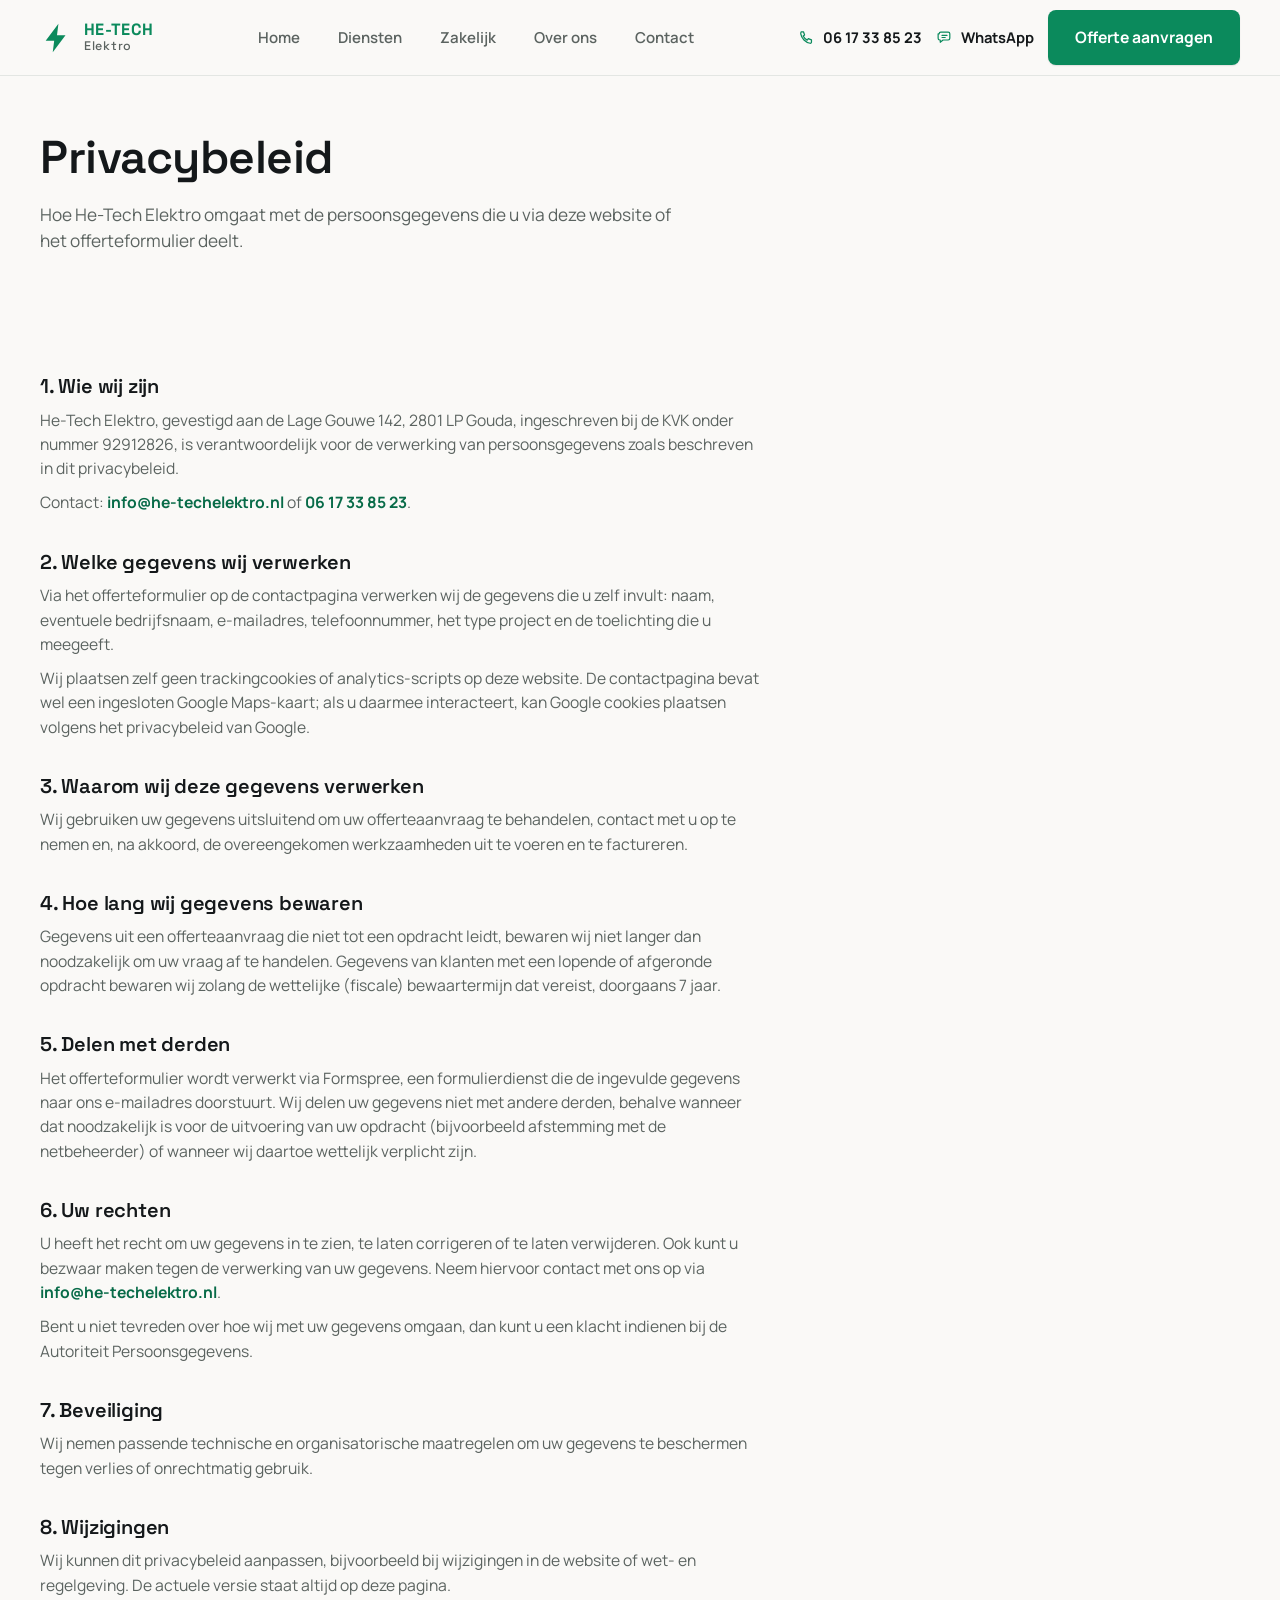
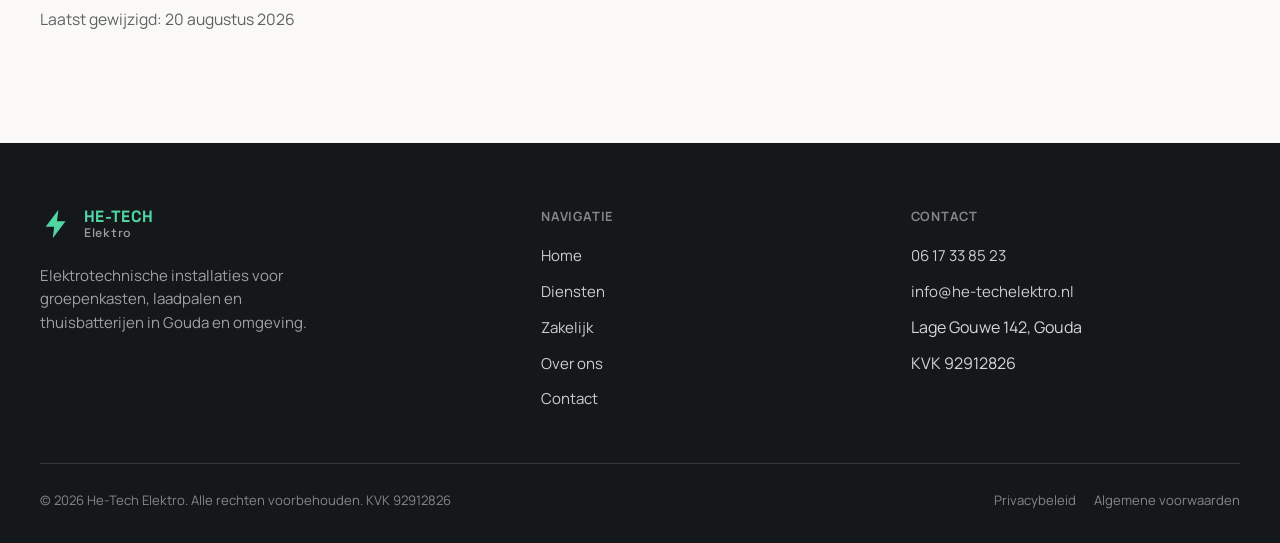
<file: privacybeleid.html>
<!doctype html>
<html lang="nl">
<head>
<meta charset="UTF-8">
<meta name="viewport" content="width=device-width, initial-scale=1">
<title>Privacybeleid | He-Tech Elektro</title>
<meta name="description" content="Hoe He-Tech Elektro omgaat met persoonsgegevens die via de website of het offerteformulier worden verzameld.">
<meta name="robots" content="noindex">
<link rel="icon" href="data:image/svg+xml,%3Csvg xmlns='http://www.w3.org/2000/svg' viewBox='0 0 24 24'%3E%3Cpath fill='%230b8a5c' d='M13 2 4 14h6l-1 8 9-12h-6l1-8Z'/%3E%3C/svg%3E">
<link rel="stylesheet" href="css/styles.css">
</head>
<body>

<header class="nav">
  <div class="container nav-inner">
    <a href="index.html" class="brand" aria-label="He-Tech Elektro, naar de homepage">
      <svg class="brand-mark" viewBox="0 0 24 24" aria-hidden="true" style="color:var(--color-green)"><use href="assets/icons.svg#icon-bolt"></use></svg>
      <span class="brand-word"><span class="he-tech">HE-TECH</span><span class="elektro">Elektro</span></span>
    </a>
    <nav class="nav-links" aria-label="Hoofdmenu">
      <a href="index.html">Home</a>
      <a href="diensten.html">Diensten</a>
      <a href="zakelijk.html">Zakelijk</a>
      <a href="over-ons.html">Over ons</a>
      <a href="contact.html">Contact</a>
    </nav>
    <div class="nav-actions">
      <a class="nav-phone" href="tel:+31617338523">
        <svg aria-hidden="true"><use href="assets/icons.svg#icon-phone"></use></svg>
        06 17 33 85 23
      </a>
      <a class="nav-phone" href="https://wa.me/31617338523" target="_blank" rel="noopener">
        <svg aria-hidden="true"><use href="assets/icons.svg#icon-chat"></use></svg>
        WhatsApp
      </a>
      <a class="btn btn-primary nav-cta" href="contact.html#offerte-form">Offerte aanvragen</a>
      <button class="nav-toggle" aria-label="Menu openen" aria-expanded="false" aria-controls="mobile-menu">
        <svg aria-hidden="true"><use href="assets/icons.svg#icon-menu"></use></svg>
      </button>
    </div>
  </div>
</header>

<div class="mobile-menu" id="mobile-menu">
  <a href="index.html">Home</a>
  <a href="diensten.html">Diensten</a>
  <a href="zakelijk.html">Zakelijk</a>
  <a href="over-ons.html">Over ons</a>
  <a href="contact.html">Contact</a>
  <a class="btn btn-primary btn-block" href="contact.html#offerte-form">Offerte aanvragen</a>
  <a class="mobile-phone" href="tel:+31617338523">
    <svg aria-hidden="true"><use href="assets/icons.svg#icon-phone"></use></svg>
    06 17 33 85 23
  </a>
  <a class="mobile-phone" href="https://wa.me/31617338523" target="_blank" rel="noopener">
    <svg aria-hidden="true"><use href="assets/icons.svg#icon-chat"></use></svg>
    WhatsApp
  </a>
</div>

<main>

  <section class="page-intro">
    <div class="container">
      <h1>Privacybeleid</h1>
      <p>Hoe He-Tech Elektro omgaat met de persoonsgegevens die u via deze website of het offerteformulier deelt.</p>
    </div>
  </section>

  <section class="section">
    <div class="container">
      <div class="legal-body reveal">

        <div>
          <h2>1. Wie wij zijn</h2>
          <p>He-Tech Elektro, gevestigd aan de Lage Gouwe 142, 2801 LP Gouda, ingeschreven bij de KVK onder nummer 92912826, is verantwoordelijk voor de verwerking van persoonsgegevens zoals beschreven in dit privacybeleid.</p>
          <p>Contact: <a href="mailto:info@he-techelektro.nl">info@he-techelektro.nl</a> of <a href="tel:+31617338523">06 17 33 85 23</a>.</p>
        </div>

        <div>
          <h2>2. Welke gegevens wij verwerken</h2>
          <p>Via het offerteformulier op de contactpagina verwerken wij de gegevens die u zelf invult: naam, eventuele bedrijfsnaam, e-mailadres, telefoonnummer, het type project en de toelichting die u meegeeft.</p>
          <p>Wij plaatsen zelf geen trackingcookies of analytics-scripts op deze website. De contactpagina bevat wel een ingesloten Google Maps-kaart; als u daarmee interacteert, kan Google cookies plaatsen volgens het privacybeleid van Google.</p>
        </div>

        <div>
          <h2>3. Waarom wij deze gegevens verwerken</h2>
          <p>Wij gebruiken uw gegevens uitsluitend om uw offerteaanvraag te behandelen, contact met u op te nemen en, na akkoord, de overeengekomen werkzaamheden uit te voeren en te factureren.</p>
        </div>

        <div>
          <h2>4. Hoe lang wij gegevens bewaren</h2>
          <p>Gegevens uit een offerteaanvraag die niet tot een opdracht leidt, bewaren wij niet langer dan noodzakelijk om uw vraag af te handelen. Gegevens van klanten met een lopende of afgeronde opdracht bewaren wij zolang de wettelijke (fiscale) bewaartermijn dat vereist, doorgaans 7 jaar.</p>
        </div>

        <div>
          <h2>5. Delen met derden</h2>
          <p>Het offerteformulier wordt verwerkt via Formspree, een formulierdienst die de ingevulde gegevens naar ons e-mailadres doorstuurt. Wij delen uw gegevens niet met andere derden, behalve wanneer dat noodzakelijk is voor de uitvoering van uw opdracht (bijvoorbeeld afstemming met de netbeheerder) of wanneer wij daartoe wettelijk verplicht zijn.</p>
        </div>

        <div>
          <h2>6. Uw rechten</h2>
          <p>U heeft het recht om uw gegevens in te zien, te laten corrigeren of te laten verwijderen. Ook kunt u bezwaar maken tegen de verwerking van uw gegevens. Neem hiervoor contact met ons op via <a href="mailto:info@he-techelektro.nl">info@he-techelektro.nl</a>.</p>
          <p>Bent u niet tevreden over hoe wij met uw gegevens omgaan, dan kunt u een klacht indienen bij de Autoriteit Persoonsgegevens.</p>
        </div>

        <div>
          <h2>7. Beveiliging</h2>
          <p>Wij nemen passende technische en organisatorische maatregelen om uw gegevens te beschermen tegen verlies of onrechtmatig gebruik.</p>
        </div>

        <div>
          <h2>8. Wijzigingen</h2>
          <p>Wij kunnen dit privacybeleid aanpassen, bijvoorbeeld bij wijzigingen in de website of wet- en regelgeving. De actuele versie staat altijd op deze pagina.</p>
          <p class="legal-updated">Laatst gewijzigd: 20 augustus 2026</p>
        </div>

      </div>
    </div>
  </section>

</main>

<footer class="footer">
  <div class="container">
    <div class="footer-grid">
      <div class="footer-brand">
        <a href="index.html" class="brand" aria-label="He-Tech Elektro">
          <svg class="brand-mark" viewBox="0 0 24 24" aria-hidden="true" style="color:#4fd6a3"><use href="assets/icons.svg#icon-bolt"></use></svg>
          <span class="brand-word"><span class="he-tech">HE-TECH</span><span class="elektro">Elektro</span></span>
        </a>
        <p class="footer-tagline">Elektrotechnische installaties voor groepenkasten, laadpalen en thuisbatterijen in Gouda en omgeving.</p>
      </div>
      <div>
        <div class="footer-heading">Navigatie</div>
        <ul class="footer-links">
          <li><a href="index.html">Home</a></li>
          <li><a href="diensten.html">Diensten</a></li>
          <li><a href="zakelijk.html">Zakelijk</a></li>
          <li><a href="over-ons.html">Over ons</a></li>
          <li><a href="contact.html">Contact</a></li>
        </ul>
      </div>
      <div>
        <div class="footer-heading">Contact</div>
        <ul class="footer-links">
          <li><a href="tel:+31617338523">06 17 33 85 23</a></li>
          <li><a href="mailto:info@he-techelektro.nl">info@he-techelektro.nl</a></li>
          <li>Lage Gouwe 142, Gouda</li>
          <li>KVK 92912826</li>
        </ul>
      </div>
    </div>
    <div class="footer-bottom">
      <span>&copy; 2026 He-Tech Elektro. Alle rechten voorbehouden. KVK 92912826</span>
      <div class="footer-legal">
        <a href="privacybeleid.html">Privacybeleid</a>
        <a href="algemene-voorwaarden.html">Algemene voorwaarden</a>
      </div>
    </div>
  </div>
</footer>

<script src="js/main.js"></script>
</body>
</html>
</file>
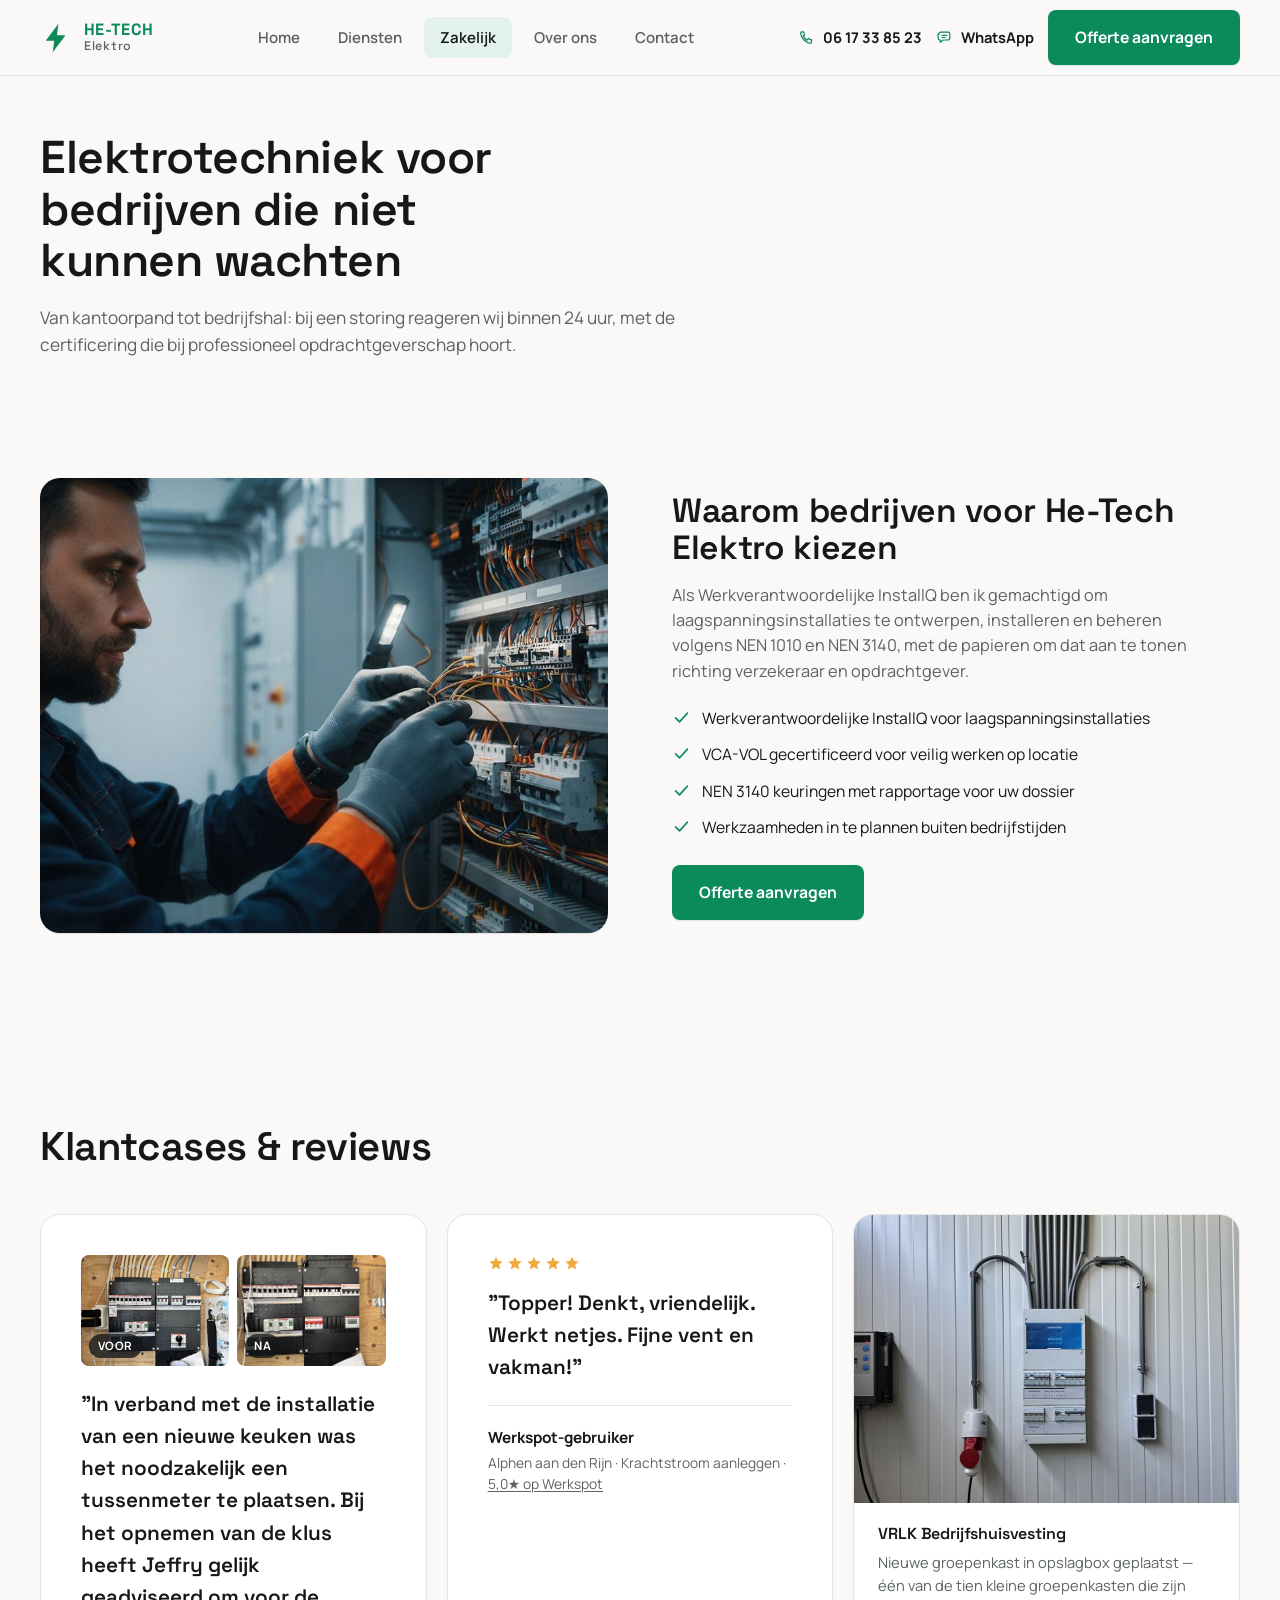
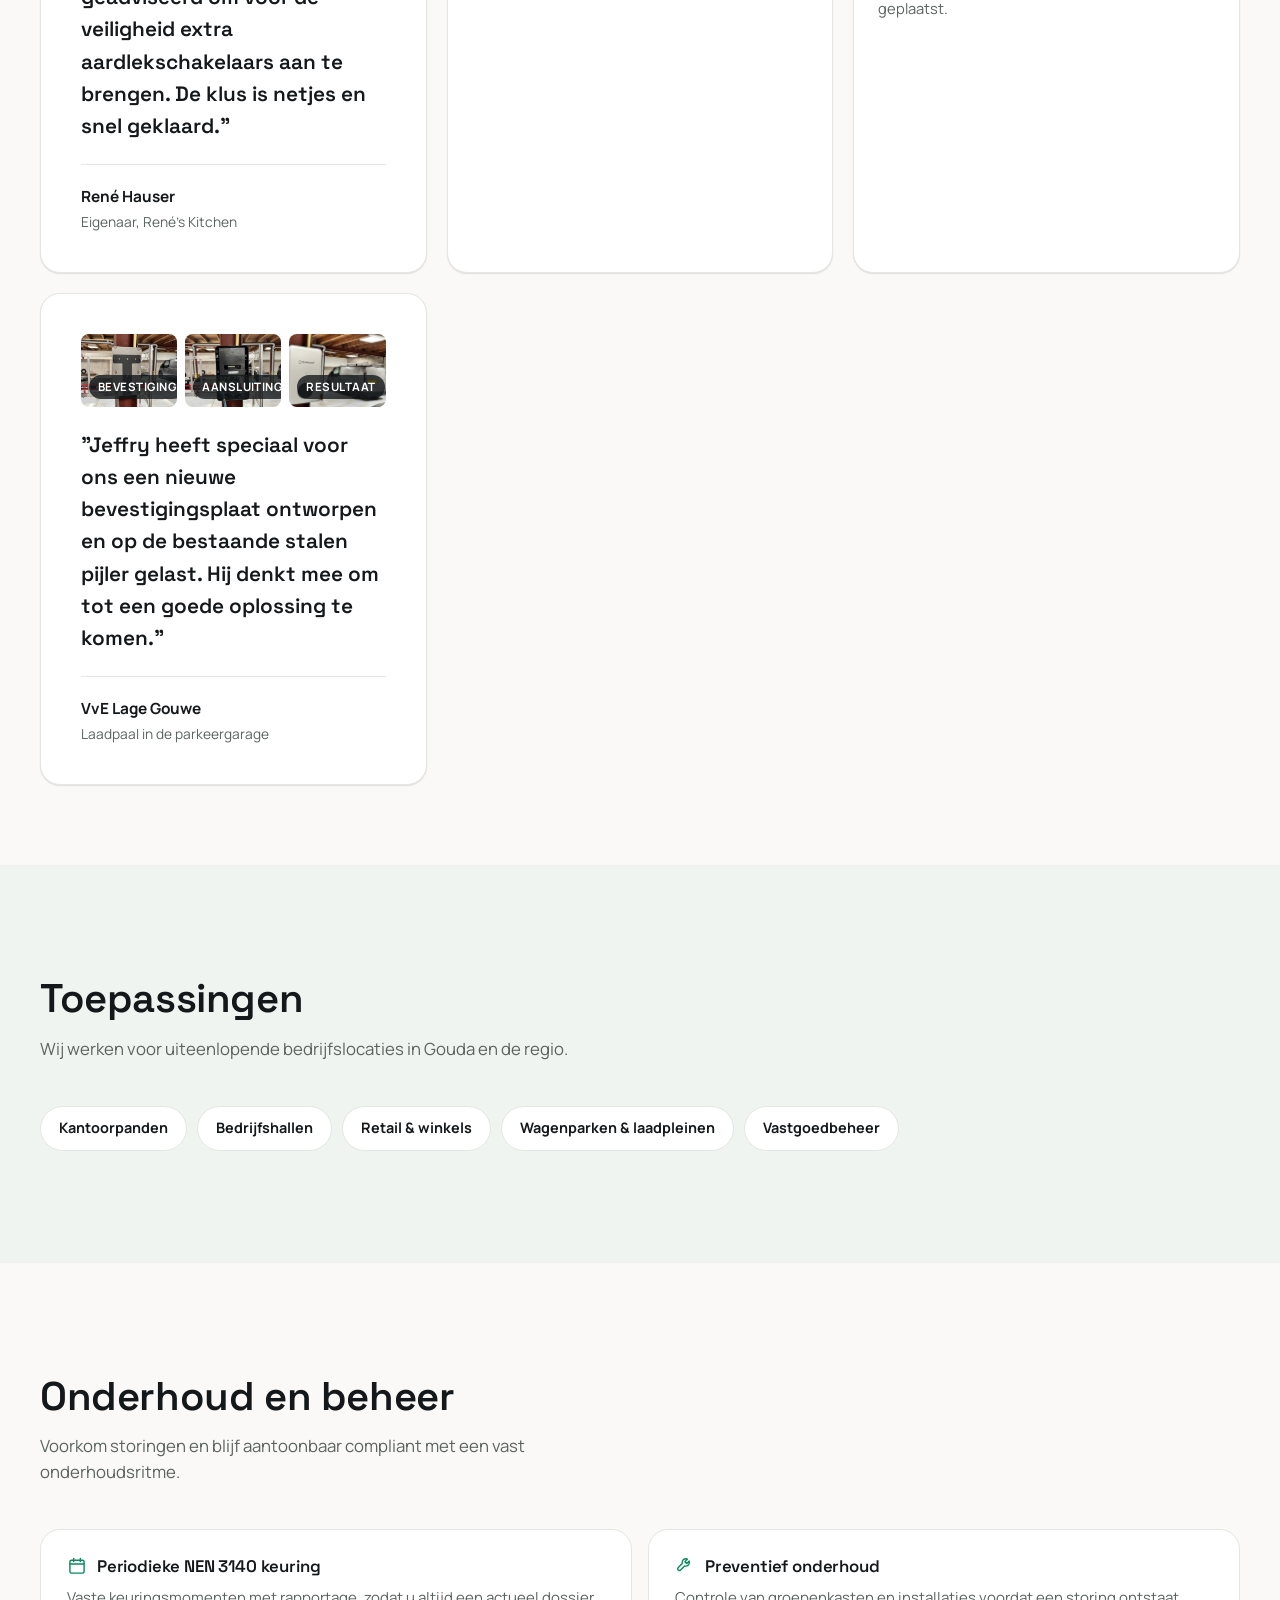
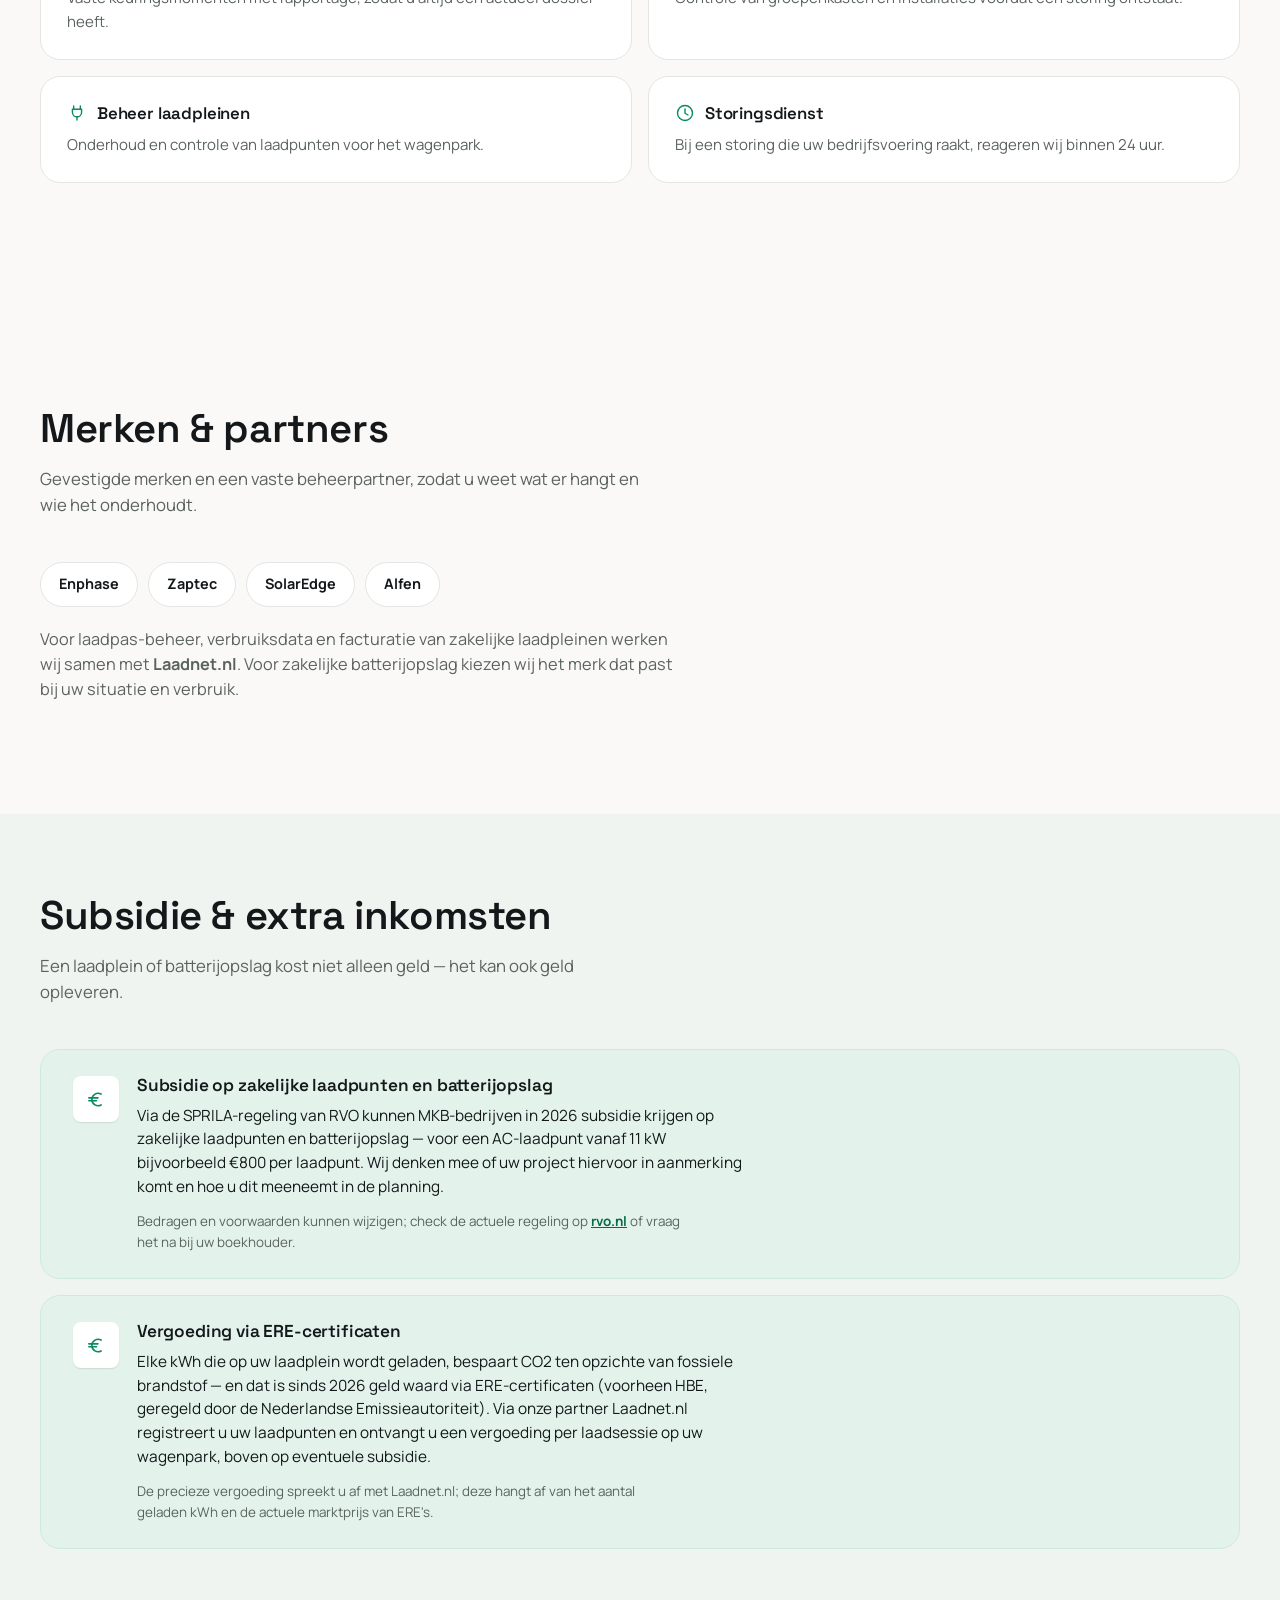
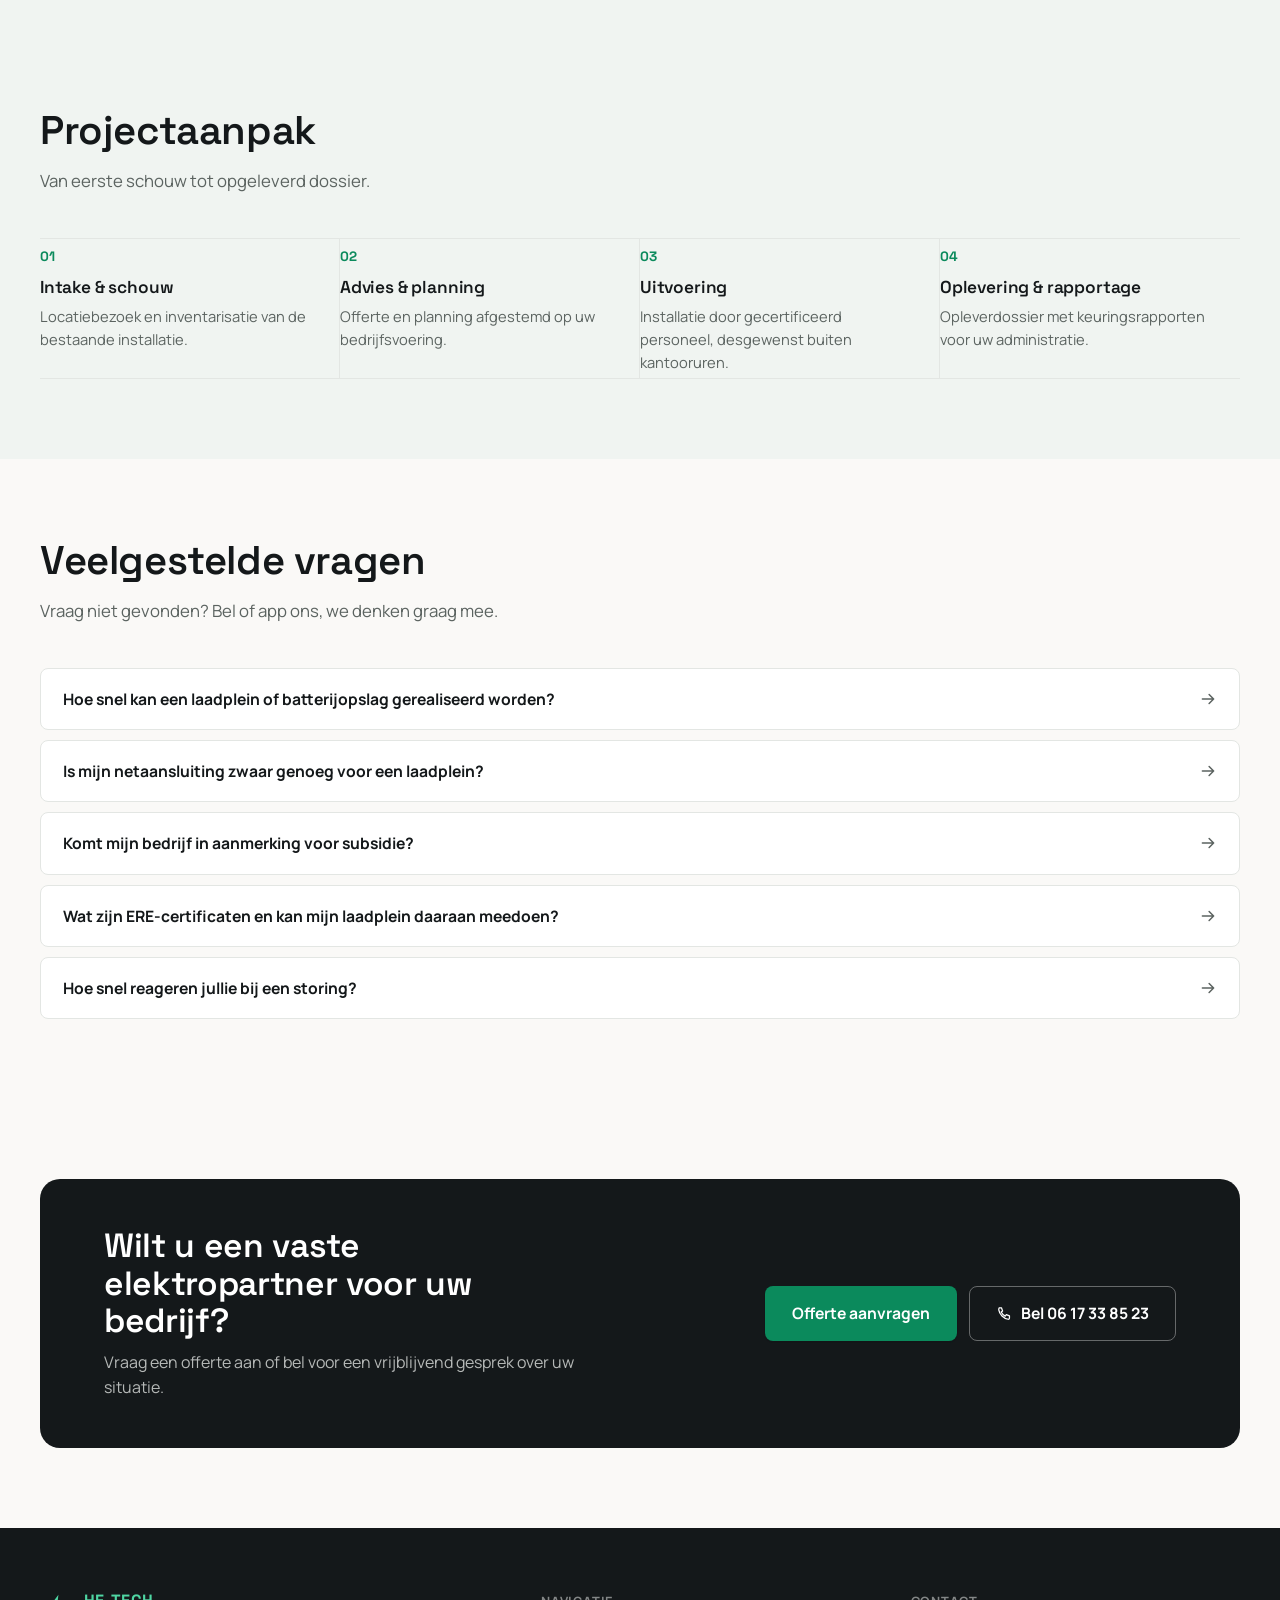
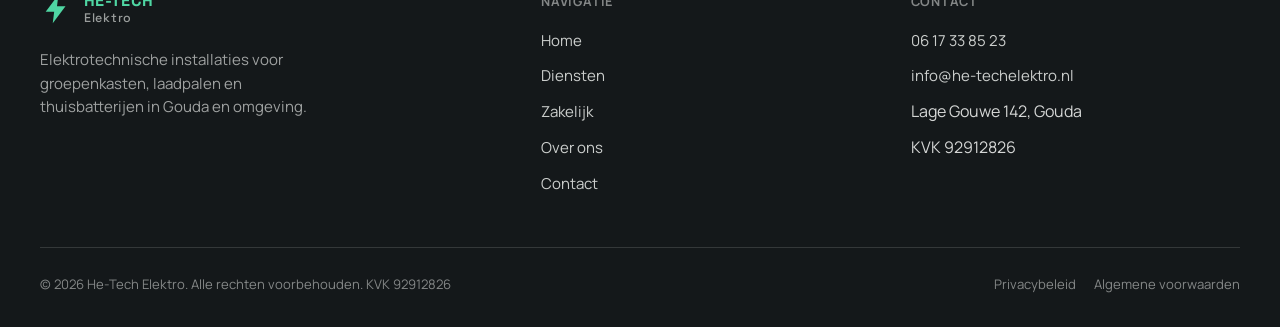
<file: zakelijk.html>
<!doctype html>
<html lang="nl">
<head>
<meta charset="UTF-8">
<meta name="viewport" content="width=device-width, initial-scale=1">
<title>Zakelijk | Elektrotechniek voor bedrijven | He-Tech Elektro</title>
<meta name="description" content="Werkverantwoordelijke InstallQ en VCA-VOL gecertificeerd: He-Tech Elektro verzorgt installatie, onderhoud en laadpleinen voor bedrijven in Gouda en omgeving.">
<link rel="icon" href="data:image/svg+xml,%3Csvg xmlns='http://www.w3.org/2000/svg' viewBox='0 0 24 24'%3E%3Cpath fill='%230b8a5c' d='M13 2 4 14h6l-1 8 9-12h-6l1-8Z'/%3E%3C/svg%3E">
<link rel="stylesheet" href="css/styles.css">
</head>
<body>

<header class="nav">
  <div class="container nav-inner">
    <a href="index.html" class="brand" aria-label="He-Tech Elektro, naar de homepage">
      <svg class="brand-mark" viewBox="0 0 24 24" aria-hidden="true" style="color:var(--color-green)"><use href="assets/icons.svg#icon-bolt"></use></svg>
      <span class="brand-word"><span class="he-tech">HE-TECH</span><span class="elektro">Elektro</span></span>
    </a>
    <nav class="nav-links" aria-label="Hoofdmenu">
      <a href="index.html">Home</a>
      <a href="diensten.html">Diensten</a>
      <a href="zakelijk.html" aria-current="page">Zakelijk</a>
      <a href="over-ons.html">Over ons</a>
      <a href="contact.html">Contact</a>
    </nav>
    <div class="nav-actions">
      <a class="nav-phone" href="tel:+31617338523">
        <svg aria-hidden="true"><use href="assets/icons.svg#icon-phone"></use></svg>
        06 17 33 85 23
      </a>
      <a class="nav-phone" href="https://wa.me/31617338523" target="_blank" rel="noopener">
        <svg aria-hidden="true"><use href="assets/icons.svg#icon-chat"></use></svg>
        WhatsApp
      </a>
      <a class="btn btn-primary nav-cta" href="contact.html#offerte-form">Offerte aanvragen</a>
      <button class="nav-toggle" aria-label="Menu openen" aria-expanded="false" aria-controls="mobile-menu">
        <svg aria-hidden="true"><use href="assets/icons.svg#icon-menu"></use></svg>
      </button>
    </div>
  </div>
</header>

<div class="mobile-menu" id="mobile-menu">
  <a href="index.html">Home</a>
  <a href="diensten.html">Diensten</a>
  <a href="zakelijk.html" aria-current="page">Zakelijk</a>
  <a href="over-ons.html">Over ons</a>
  <a href="contact.html">Contact</a>
  <a class="btn btn-primary btn-block" href="contact.html#offerte-form">Offerte aanvragen</a>
  <a class="mobile-phone" href="tel:+31617338523">
    <svg aria-hidden="true"><use href="assets/icons.svg#icon-phone"></use></svg>
    06 17 33 85 23
  </a>
  <a class="mobile-phone" href="https://wa.me/31617338523" target="_blank" rel="noopener">
    <svg aria-hidden="true"><use href="assets/icons.svg#icon-chat"></use></svg>
    WhatsApp
  </a>
</div>

<main>

  <section class="page-intro">
    <div class="container">
      <h1>Elektrotechniek voor bedrijven die niet kunnen wachten</h1>
      <p>Van kantoorpand tot bedrijfshal: bij een storing reageren wij binnen 24 uur, met de certificering die bij professioneel opdrachtgeverschap hoort.</p>
    </div>
  </section>

  <!-- Waarom bedrijven -->
  <section class="section">
    <div class="container split">
      <div class="split-media reveal">
        <img src="assets/foto/zakelijk-hero.jpg" alt="Elektrotechnisch onderhoud in een bedrijfspand" loading="lazy">
      </div>
      <div class="split-body reveal">
        <h2>Waarom bedrijven voor He-Tech Elektro kiezen</h2>
        <p>Als Werkverantwoordelijke InstallQ ben ik gemachtigd om laagspanningsinstallaties te ontwerpen, installeren en beheren volgens NEN 1010 en NEN 3140, met de papieren om dat aan te tonen richting verzekeraar en opdrachtgever.</p>
        <ul class="split-list">
          <li><svg aria-hidden="true"><use href="assets/icons.svg#icon-check"></use></svg>Werkverantwoordelijke InstallQ voor laagspanningsinstallaties</li>
          <li><svg aria-hidden="true"><use href="assets/icons.svg#icon-check"></use></svg>VCA-VOL gecertificeerd voor veilig werken op locatie</li>
          <li><svg aria-hidden="true"><use href="assets/icons.svg#icon-check"></use></svg>NEN 3140 keuringen met rapportage voor uw dossier</li>
          <li><svg aria-hidden="true"><use href="assets/icons.svg#icon-check"></use></svg>Werkzaamheden in te plannen buiten bedrijfstijden</li>
        </ul>
        <a class="btn btn-primary" href="contact.html#offerte-form">Offerte aanvragen</a>
      </div>
    </div>
  </section>

  <!-- Klantervaringen -->
  <section class="section-tight">
    <div class="container">
      <div class="section-head reveal">
        <h2>Klantcases &amp; reviews</h2>
      </div>
      <div class="testimonial-grid reveal">
        <div class="testimonial">
          <div class="testimonial-photos">
            <figure>
              <img src="assets/foto/rene-kitchen-voor.jpg" alt="Meterkast bij René's Kitchen vóór de installatie">
              <figcaption>Voor</figcaption>
            </figure>
            <figure>
              <img src="assets/foto/rene-kitchen-na.jpg" alt="Nieuwe groepenkast bij René's Kitchen na de installatie">
              <figcaption>Na</figcaption>
            </figure>
          </div>
          <p class="testimonial-quote">"In verband met de installatie van een nieuwe keuken was het noodzakelijk een tussenmeter te plaatsen. Bij het opnemen van de klus heeft Jeffry gelijk geadviseerd om voor de veiligheid extra aardlekschakelaars aan te brengen. De klus is netjes en snel geklaard."</p>
          <div class="testimonial-author">
            <span class="testimonial-name">René Hauser</span>
            <span class="testimonial-role">Eigenaar, René's Kitchen</span>
          </div>
        </div>
        <div class="testimonial">
          <div class="review-stars" aria-label="5 van de 5 sterren">
            <svg aria-hidden="true"><use href="assets/icons.svg#icon-star"></use></svg>
            <svg aria-hidden="true"><use href="assets/icons.svg#icon-star"></use></svg>
            <svg aria-hidden="true"><use href="assets/icons.svg#icon-star"></use></svg>
            <svg aria-hidden="true"><use href="assets/icons.svg#icon-star"></use></svg>
            <svg aria-hidden="true"><use href="assets/icons.svg#icon-star"></use></svg>
          </div>
          <p class="testimonial-quote">"Topper! Denkt, vriendelijk. Werkt netjes. Fijne vent en vakman!"</p>
          <div class="testimonial-author">
            <span class="testimonial-name">Werkspot-gebruiker</span>
            <span class="testimonial-role">Alphen aan den Rijn · Krachtstroom aanleggen · <a href="https://www.werkspot.nl/profiel/he-tech-elektro" target="_blank" rel="noopener">5,0★ op Werkspot</a></span>
          </div>
        </div>
        <div class="case-card">
          <img src="assets/foto/everlake-groepenkast.jpg" alt="Vernieuwde groepenkast bij VRLK Bedrijfshuisvesting">
          <div class="case-card-body">
            <h4>VRLK Bedrijfshuisvesting</h4>
            <p>Nieuwe groepenkast in opslagbox geplaatst — één van de tien kleine groepenkasten die zijn geplaatst.</p>
          </div>
        </div>
        <div class="testimonial">
          <div class="testimonial-photos testimonial-photos-3">
            <figure>
              <img src="assets/foto/vve-laadpaal-stap1.jpg" alt="Nieuwe bevestigingsplaat gelast aan de stalen pijler bij VvE Lage Gouwe">
              <figcaption>Bevestiging</figcaption>
            </figure>
            <figure>
              <img src="assets/foto/vve-laadpaal-stap2.jpg" alt="Aansluiting en kWh-meter voor de laadpaal bij VvE Lage Gouwe">
              <figcaption>Aansluiting</figcaption>
            </figure>
            <figure>
              <img src="assets/foto/vve-laadpaal-stap3.jpg" alt="Laadpaal in gebruik in de parkeergarage van VvE Lage Gouwe">
              <figcaption>Resultaat</figcaption>
            </figure>
          </div>
          <p class="testimonial-quote">"Jeffry heeft speciaal voor ons een nieuwe bevestigingsplaat ontworpen en op de bestaande stalen pijler gelast. Hij denkt mee om tot een goede oplossing te komen."</p>
          <div class="testimonial-author">
            <span class="testimonial-name">VvE Lage Gouwe</span>
            <span class="testimonial-role">Laadpaal in de parkeergarage</span>
          </div>
        </div>
      </div>
    </div>
  </section>

  <!-- Toepassingen -->
  <section class="section section-alt">
    <div class="container">
      <div class="section-head reveal">
        <h2>Toepassingen</h2>
        <p>Wij werken voor uiteenlopende bedrijfslocaties in Gouda en de regio.</p>
      </div>
      <div class="pill-row reveal">
        <span class="pill">Kantoorpanden</span>
        <span class="pill">Bedrijfshallen</span>
        <span class="pill">Retail &amp; winkels</span>
        <span class="pill">Wagenparken &amp; laadpleinen</span>
        <span class="pill">Vastgoedbeheer</span>
      </div>
    </div>
  </section>

  <!-- Onderhoud -->
  <section class="section">
    <div class="container">
      <div class="section-head reveal">
        <h2>Onderhoud en beheer</h2>
        <p>Voorkom storingen en blijf aantoonbaar compliant met een vast onderhoudsritme.</p>
      </div>
      <div class="spec-grid reveal">
        <div class="spec-card">
          <h4><svg aria-hidden="true"><use href="assets/icons.svg#icon-calendar"></use></svg>Periodieke NEN 3140 keuring</h4>
          <p>Vaste keuringsmomenten met rapportage, zodat u altijd een actueel dossier heeft.</p>
        </div>
        <div class="spec-card">
          <h4><svg aria-hidden="true"><use href="assets/icons.svg#icon-wrench"></use></svg>Preventief onderhoud</h4>
          <p>Controle van groepenkasten en installaties voordat een storing ontstaat.</p>
        </div>
        <div class="spec-card">
          <h4><svg aria-hidden="true"><use href="assets/icons.svg#icon-plug"></use></svg>Beheer laadpleinen</h4>
          <p>Onderhoud en controle van laadpunten voor het wagenpark.</p>
        </div>
        <div class="spec-card">
          <h4><svg aria-hidden="true"><use href="assets/icons.svg#icon-clock"></use></svg>Storingsdienst</h4>
          <p>Bij een storing die uw bedrijfsvoering raakt, reageren wij binnen 24 uur.</p>
        </div>
      </div>
    </div>
  </section>

  <!-- Merken & partners -->
  <section class="section">
    <div class="container">
      <div class="section-head reveal">
        <h2>Merken &amp; partners</h2>
        <p>Gevestigde merken en een vaste beheerpartner, zodat u weet wat er hangt en wie het onderhoudt.</p>
      </div>
      <div class="pill-row reveal" style="margin-bottom:20px">
        <span class="pill">Enphase</span>
        <span class="pill">Zaptec</span>
        <span class="pill">SolarEdge</span>
        <span class="pill">Alfen</span>
      </div>
      <p class="reveal" style="color:var(--color-muted);max-width:64ch;font-size:1.02rem">Voor laadpas-beheer, verbruiksdata en facturatie van zakelijke laadpleinen werken wij samen met <strong>Laadnet.nl</strong>. Voor zakelijke batterijopslag kiezen wij het merk dat past bij uw situatie en verbruik.</p>
    </div>
  </section>

  <!-- Subsidie & extra inkomsten -->
  <section class="section-tight section-alt">
    <div class="container">
      <div class="section-head reveal">
        <h2>Subsidie &amp; extra inkomsten</h2>
        <p>Een laadplein of batterijopslag kost niet alleen geld — het kan ook geld opleveren.</p>
      </div>
      <div class="reveal" style="display:flex;flex-direction:column;gap:16px">
        <div class="callout">
          <span class="callout-icon"><svg aria-hidden="true"><use href="assets/icons.svg#icon-euro"></use></svg></span>
          <div>
            <h3>Subsidie op zakelijke laadpunten en batterijopslag</h3>
            <p>Via de SPRILA-regeling van RVO kunnen MKB-bedrijven in 2026 subsidie krijgen op zakelijke laadpunten en batterijopslag — voor een AC-laadpunt vanaf 11 kW bijvoorbeeld €800 per laadpunt. Wij denken mee of uw project hiervoor in aanmerking komt en hoe u dit meeneemt in de planning.</p>
            <p class="callout-note">Bedragen en voorwaarden kunnen wijzigen; check de actuele regeling op <a href="https://www.rvo.nl/subsidies-financiering/laadinfrastructuur/sprila-aanschaf" target="_blank" rel="noopener">rvo.nl</a> of vraag het na bij uw boekhouder.</p>
          </div>
        </div>
        <div class="callout">
          <span class="callout-icon"><svg aria-hidden="true"><use href="assets/icons.svg#icon-euro"></use></svg></span>
          <div>
            <h3>Vergoeding via ERE-certificaten</h3>
            <p>Elke kWh die op uw laadplein wordt geladen, bespaart CO2 ten opzichte van fossiele brandstof — en dat is sinds 2026 geld waard via ERE-certificaten (voorheen HBE, geregeld door de Nederlandse Emissieautoriteit). Via onze partner Laadnet.nl registreert u uw laadpunten en ontvangt u een vergoeding per laadsessie op uw wagenpark, boven op eventuele subsidie.</p>
            <p class="callout-note">De precieze vergoeding spreekt u af met Laadnet.nl; deze hangt af van het aantal geladen kWh en de actuele marktprijs van ERE's.</p>
          </div>
        </div>
      </div>
    </div>
  </section>

  <!-- Projectaanpak -->
  <section class="section-tight section-alt">
    <div class="container">
      <div class="section-head reveal">
        <h2>Projectaanpak</h2>
        <p>Van eerste schouw tot opgeleverd dossier.</p>
      </div>
      <div class="steps reveal">
        <div class="step">
          <span class="step-num">01</span>
          <h4>Intake &amp; schouw</h4>
          <p>Locatiebezoek en inventarisatie van de bestaande installatie.</p>
        </div>
        <div class="step">
          <span class="step-num">02</span>
          <h4>Advies &amp; planning</h4>
          <p>Offerte en planning afgestemd op uw bedrijfsvoering.</p>
        </div>
        <div class="step">
          <span class="step-num">03</span>
          <h4>Uitvoering</h4>
          <p>Installatie door gecertificeerd personeel, desgewenst buiten kantooruren.</p>
        </div>
        <div class="step">
          <span class="step-num">04</span>
          <h4>Oplevering &amp; rapportage</h4>
          <p>Opleverdossier met keuringsrapporten voor uw administratie.</p>
        </div>
      </div>
    </div>
  </section>

  <!-- FAQ -->
  <section class="section-tight">
    <div class="container">
      <div class="section-head reveal">
        <h2>Veelgestelde vragen</h2>
        <p>Vraag niet gevonden? Bel of app ons, we denken graag mee.</p>
      </div>
      <div class="faq reveal">
        <details class="faq-item">
          <summary>Hoe snel kan een laadplein of batterijopslag gerealiseerd worden?<svg class="chev" aria-hidden="true"><use href="assets/icons.svg#icon-arrow-right"></use></svg></summary>
          <div class="faq-body">Na de schouw stemmen wij de planning af op uw bedrijfsvoering. De doorlooptijd hangt vooral af van de benodigde netaansluiting of verzwaring; dat bespreken we concreet in de offerte.</div>
        </details>
        <details class="faq-item">
          <summary>Is mijn netaansluiting zwaar genoeg voor een laadplein?<svg class="chev" aria-hidden="true"><use href="assets/icons.svg#icon-arrow-right"></use></svg></summary>
          <div class="faq-body">Dat bekijken we tijdens de schouw. Is de aansluiting niet toereikend, dan stemmen wij een verzwaring of lastbalancering af met de netbeheerder, zodat u niet meer capaciteit hoeft aan te vragen dan nodig.</div>
        </details>
        <details class="faq-item">
          <summary>Komt mijn bedrijf in aanmerking voor subsidie?<svg class="chev" aria-hidden="true"><use href="assets/icons.svg#icon-arrow-right"></use></svg></summary>
          <div class="faq-body">Voor zakelijke laadpunten en batterijopslag kan de SPRILA-regeling van RVO van toepassing zijn. Wij denken mee of uw project past binnen de voorwaarden.</div>
        </details>
        <details class="faq-item">
          <summary>Wat zijn ERE-certificaten en kan mijn laadplein daaraan meedoen?<svg class="chev" aria-hidden="true"><use href="assets/icons.svg#icon-arrow-right"></use></svg></summary>
          <div class="faq-body">ERE-certificaten (voorheen HBE) zijn een vergoeding voor de CO2-besparing van elektrisch laden ten opzichte van fossiele brandstof. Via onze partner Laadnet.nl registreert u uw laadpunten hiervoor en ontvangt u een vergoeding per laadsessie, boven op eventuele subsidie.</div>
        </details>
        <details class="faq-item">
          <summary>Hoe snel reageren jullie bij een storing?<svg class="chev" aria-hidden="true"><use href="assets/icons.svg#icon-arrow-right"></use></svg></summary>
          <div class="faq-body">Binnen 24 uur na uw melding nemen wij contact op om de storing te verhelpen of in te plannen.</div>
        </details>
      </div>
    </div>
  </section>

  <!-- Closing CTA -->
  <section class="section-tight">
    <div class="container">
      <div class="cta-band reveal">
        <div>
          <h2>Wilt u een vaste elektropartner voor uw bedrijf?</h2>
          <p>Vraag een offerte aan of bel voor een vrijblijvend gesprek over uw situatie.</p>
        </div>
        <div class="cta-band-actions">
          <a class="btn btn-primary" href="contact.html#offerte-form">Offerte aanvragen</a>
          <a class="btn btn-ghost-on-dark" href="tel:+31617338523">
            <svg aria-hidden="true" style="width:17px;height:17px"><use href="assets/icons.svg#icon-phone"></use></svg>
            Bel 06 17 33 85 23
          </a>
        </div>
      </div>
    </div>
  </section>

</main>

<footer class="footer">
  <div class="container">
    <div class="footer-grid">
      <div class="footer-brand">
        <a href="index.html" class="brand" aria-label="He-Tech Elektro">
          <svg class="brand-mark" viewBox="0 0 24 24" aria-hidden="true" style="color:#4fd6a3"><use href="assets/icons.svg#icon-bolt"></use></svg>
          <span class="brand-word"><span class="he-tech">HE-TECH</span><span class="elektro">Elektro</span></span>
        </a>
        <p class="footer-tagline">Elektrotechnische installaties voor groepenkasten, laadpalen en thuisbatterijen in Gouda en omgeving.</p>
      </div>
      <div>
        <div class="footer-heading">Navigatie</div>
        <ul class="footer-links">
          <li><a href="index.html">Home</a></li>
          <li><a href="diensten.html">Diensten</a></li>
          <li><a href="zakelijk.html">Zakelijk</a></li>
          <li><a href="over-ons.html">Over ons</a></li>
          <li><a href="contact.html">Contact</a></li>
        </ul>
      </div>
      <div>
        <div class="footer-heading">Contact</div>
        <ul class="footer-links">
          <li><a href="tel:+31617338523">06 17 33 85 23</a></li>
          <li><a href="mailto:info@he-techelektro.nl">info@he-techelektro.nl</a></li>
          <li>Lage Gouwe 142, Gouda</li>
          <li>KVK 92912826</li>
        </ul>
      </div>
    </div>
    <div class="footer-bottom">
      <span>&copy; 2026 He-Tech Elektro. Alle rechten voorbehouden. KVK 92912826</span>
      <div class="footer-legal">
        <a href="privacybeleid.html">Privacybeleid</a>
        <a href="algemene-voorwaarden.html">Algemene voorwaarden</a>
      </div>
    </div>
  </div>
</footer>

<script src="js/main.js"></script>
</body>
</html>
</file>
<file: css/styles.css>
/* ============================================================
   He-Tech Elektro — design tokens & base
   ============================================================ */

@font-face {
  font-family: 'Space Grotesk';
  src: url('../fonts/spacegrotesk-variable.woff2') format('woff2-variations'),
       url('../fonts/spacegrotesk-variable.woff2') format('woff2');
  font-weight: 500 700;
  font-style: normal;
  font-display: swap;
}

@font-face {
  font-family: 'Manrope';
  src: url('../fonts/manrope-variable.woff2') format('woff2-variations'),
       url('../fonts/manrope-variable.woff2') format('woff2');
  font-weight: 400 800;
  font-style: normal;
  font-display: swap;
}

:root {
  --color-bg: #faf9f7;
  --color-surface: #ffffff;
  --color-surface-tint: #f0f4f1;
  --color-ink: #14181a;
  --color-muted: #5b6360;
  --color-border: #e3e6e3;
  --color-green: #0b8a5c;
  --color-green-dark: #086b48;
  --color-green-tint: #e3f3ec;
  --color-green-tint-strong: #cdebdc;
  --color-on-green: #ffffff;

  --font-display: 'Space Grotesk', ui-sans-serif, system-ui, -apple-system, sans-serif;
  --font-body: 'Manrope', ui-sans-serif, system-ui, -apple-system, sans-serif;

  --radius-sm: 8px;
  --radius-lg: 20px;

  --shadow-sm: 0 1px 2px rgba(20, 24, 26, 0.06), 0 1px 1px rgba(20, 24, 26, 0.05);
  --shadow-md: 0 20px 44px -22px rgba(20, 24, 26, 0.28);

  --container: 1280px;
  --nav-h: 76px;

  --ease: cubic-bezier(0.16, 1, 0.3, 1);
}

@media (prefers-color-scheme: dark) {
  :root {
    --color-bg: #0e1210;
    --color-surface: #171b19;
    --color-surface-tint: #1c2320;
    --color-ink: #f1f3f1;
    --color-muted: #9aa39e;
    --color-border: #262c28;
    --color-green: #1ecb8c;
    --color-green-dark: #17b47c;
    --color-green-tint: #143329;
    --color-green-tint-strong: #1a4235;
    --color-on-green: #0a1210;
    --shadow-sm: 0 1px 2px rgba(0, 0, 0, 0.5);
    --shadow-md: 0 24px 50px -22px rgba(0, 0, 0, 0.65);
  }
}

* { box-sizing: border-box; }

html {
  scroll-behavior: smooth;
  -webkit-text-size-adjust: 100%;
}

@media (prefers-reduced-motion: reduce) {
  html { scroll-behavior: auto; }
  *, *::before, *::after {
    animation-duration: 0.001ms !important;
    animation-iteration-count: 1 !important;
    transition-duration: 0.001ms !important;
    scroll-behavior: auto !important;
  }
}

body {
  margin: 0;
  background: var(--color-bg);
  color: var(--color-ink);
  font-family: var(--font-body);
  font-size: 16px;
  line-height: 1.55;
  -webkit-font-smoothing: antialiased;
}

img { max-width: 100%; display: block; }

a { color: inherit; text-decoration: none; }

h1, h2, h3, h4 {
  font-family: var(--font-display);
  font-weight: 600;
  line-height: 1.12;
  letter-spacing: -0.01em;
  margin: 0;
}

p { margin: 0; }

ul { margin: 0; padding: 0; list-style: none; }

button { font-family: inherit; cursor: pointer; }

input, select, textarea { font-family: inherit; font-size: 1rem; }

.container {
  width: 100%;
  max-width: var(--container);
  margin-inline: auto;
  padding-inline: 24px;
}

@media (min-width: 768px) {
  .container { padding-inline: 40px; }
}

.section {
  padding-block: 72px;
}

@media (min-width: 1024px) {
  .section { padding-block: 112px; }
}

.section-tight { padding-block: 56px; }
@media (min-width: 1024px) { .section-tight { padding-block: 80px; } }

.section-alt { background: var(--color-surface-tint); }

.section-head {
  max-width: 640px;
  margin-bottom: 44px;
}

.section-head h2 {
  font-size: clamp(1.7rem, 1.3rem + 1.6vw, 2.5rem);
}

.section-head p {
  margin-top: 14px;
  color: var(--color-muted);
  font-size: 1.05rem;
  max-width: 60ch;
}

/* ============================================================
   Reveal on scroll
   ============================================================ */

.reveal {
  opacity: 0;
  transform: translateY(18px);
  transition: opacity 0.7s var(--ease), transform 0.7s var(--ease);
}

.reveal.is-visible {
  opacity: 1;
  transform: translateY(0);
}

@media (prefers-reduced-motion: reduce) {
  .reveal { opacity: 1; transform: none; transition: none; }
}

/* ============================================================
   Buttons
   ============================================================ */

.btn {
  display: inline-flex;
  align-items: center;
  justify-content: center;
  gap: 8px;
  white-space: nowrap;
  padding: 14px 26px;
  border-radius: var(--radius-sm);
  font-family: var(--font-body);
  font-weight: 700;
  font-size: 0.98rem;
  border: 1.5px solid transparent;
  transition: transform 0.2s var(--ease), background 0.2s var(--ease), border-color 0.2s var(--ease), box-shadow 0.2s var(--ease);
}

.btn:active { transform: translateY(1px) scale(0.98); }

.btn-primary {
  background: var(--color-green);
  color: var(--color-on-green);
  box-shadow: var(--shadow-sm);
}

.btn-primary:hover {
  background: var(--color-green-dark);
  box-shadow: var(--shadow-md);
}

.btn-secondary {
  background: transparent;
  color: var(--color-ink);
  border-color: var(--color-border);
}

.btn-secondary:hover {
  border-color: var(--color-green);
  color: var(--color-green);
}

.btn-ghost-on-dark {
  background: transparent;
  color: #ffffff;
  border-color: rgba(255, 255, 255, 0.35);
}

.btn-ghost-on-dark:hover {
  border-color: #ffffff;
  background: rgba(255, 255, 255, 0.08);
}

.btn-block { width: 100%; }

/* ============================================================
   Nav
   ============================================================ */

.nav {
  position: sticky;
  top: 0;
  z-index: 50;
  height: var(--nav-h);
  display: flex;
  align-items: center;
  background: color-mix(in srgb, var(--color-bg) 88%, transparent);
  backdrop-filter: blur(14px) saturate(160%);
  -webkit-backdrop-filter: blur(14px) saturate(160%);
  border-bottom: 1px solid var(--color-border);
}

.nav-inner {
  width: 100%;
  display: flex;
  align-items: center;
  justify-content: space-between;
  gap: 24px;
}

.brand {
  display: inline-flex;
  align-items: center;
  gap: 10px;
  flex-shrink: 0;
}

.brand-mark {
  width: 34px;
  height: 34px;
  flex-shrink: 0;
}

.brand-word {
  display: flex;
  flex-direction: column;
  line-height: 1;
}

.brand-word .he-tech {
  font-family: var(--font-display);
  font-weight: 700;
  font-size: 1.02rem;
  letter-spacing: 0.02em;
  color: var(--color-green);
}

.brand-word .elektro {
  font-family: var(--font-display);
  font-weight: 500;
  font-size: 0.78rem;
  letter-spacing: 0.06em;
  color: var(--color-muted);
  margin-top: 2px;
}

.nav-links {
  display: none;
  align-items: center;
  gap: 6px;
}

@media (min-width: 1024px) {
  .nav-links { display: flex; }
}

.nav-links a {
  padding: 9px 16px;
  border-radius: var(--radius-sm);
  font-size: 0.94rem;
  font-weight: 600;
  color: var(--color-muted);
  transition: color 0.2s var(--ease), background 0.2s var(--ease);
}

.nav-links a:hover { color: var(--color-ink); background: var(--color-surface-tint); }
.nav-links a[aria-current="page"] { color: var(--color-ink); background: var(--color-green-tint); }

.nav-actions {
  display: flex;
  align-items: center;
  gap: 14px;
}

.nav-phone {
  display: none;
  align-items: center;
  gap: 8px;
  font-weight: 700;
  font-size: 0.92rem;
  color: var(--color-ink);
}

@media (min-width: 640px) {
  .nav-phone { display: inline-flex; }
}

.nav-phone svg { width: 17px; height: 17px; color: var(--color-green); flex-shrink: 0; }

.nav-cta { display: none; }
@media (min-width: 1024px) { .nav-cta { display: inline-flex; } }

.nav-toggle {
  display: inline-flex;
  align-items: center;
  justify-content: center;
  width: 42px;
  height: 42px;
  border-radius: var(--radius-sm);
  border: 1px solid var(--color-border);
  background: var(--color-surface);
}

@media (min-width: 1024px) { .nav-toggle { display: none; } }

.nav-toggle svg { width: 20px; height: 20px; }

.mobile-menu {
  position: fixed;
  inset: var(--nav-h) 0 0 0;
  z-index: 49;
  background: var(--color-bg);
  padding: 28px 24px;
  display: none;
  flex-direction: column;
  gap: 4px;
  overflow-y: auto;
}

.mobile-menu.is-open { display: flex; }

.mobile-menu a {
  padding: 16px 6px;
  font-size: 1.15rem;
  font-weight: 600;
  border-bottom: 1px solid var(--color-border);
}

.mobile-menu a[aria-current="page"] { color: var(--color-green); }

.mobile-menu .btn { margin-top: 20px; }

.mobile-phone {
  margin-top: 24px;
  display: flex;
  align-items: center;
  gap: 10px;
  font-weight: 700;
  font-size: 1.05rem;
}

.mobile-phone svg { width: 19px; height: 19px; color: var(--color-green); }

/* ============================================================
   Hero
   ============================================================ */

.hero {
  padding-top: clamp(40px, 6vw, 88px);
  padding-bottom: 64px;
}

.hero-grid {
  display: grid;
  grid-template-columns: 1fr;
  gap: 40px;
  align-items: center;
}

@media (min-width: 960px) {
  .hero-grid {
    grid-template-columns: 1.05fr 0.95fr;
    gap: 56px;
  }
}

.hero h1 {
  font-size: clamp(2.3rem, 1.85rem + 2vw, 3.4rem);
  max-width: 15ch;
}

.hero-sub {
  margin-top: 20px;
  font-size: 1.12rem;
  color: var(--color-muted);
  max-width: 46ch;
}

.hero-ctas {
  margin-top: 32px;
  display: flex;
  flex-wrap: wrap;
  gap: 14px;
}

.hero-visual {
  position: relative;
  border-radius: var(--radius-lg);
  overflow: hidden;
  aspect-ratio: 4 / 5;
  box-shadow: var(--shadow-md);
}

.hero-visual img {
  width: 100%;
  height: 100%;
  object-fit: cover;
}

.hero-visual-badge {
  position: absolute;
  left: 18px;
  bottom: 18px;
  background: color-mix(in srgb, var(--color-surface) 92%, transparent);
  backdrop-filter: blur(10px);
  border-radius: var(--radius-sm);
  padding: 12px 16px;
  display: flex;
  align-items: center;
  gap: 10px;
  box-shadow: var(--shadow-sm);
}

.hero-visual-badge svg { width: 20px; height: 20px; color: var(--color-green); flex-shrink: 0; }
.hero-visual-badge span { font-size: 0.86rem; font-weight: 700; line-height: 1.2; }

/* ============================================================
   Trust strip
   ============================================================ */

.trust {
  border-top: 1px solid var(--color-border);
  border-bottom: 1px solid var(--color-border);
  padding-block: 30px;
}

.trust-inner {
  display: flex;
  flex-wrap: wrap;
  align-items: center;
  gap: 20px 36px;
}

.trust-label {
  font-size: 0.8rem;
  font-weight: 700;
  color: var(--color-muted);
  flex-shrink: 0;
}

.trust-items {
  display: flex;
  flex-wrap: wrap;
  gap: 16px 30px;
}

.trust-item {
  display: inline-flex;
  align-items: center;
  gap: 9px;
  font-size: 0.88rem;
  font-weight: 700;
  color: var(--color-ink);
}

.trust-item svg { width: 18px; height: 18px; color: var(--color-green); flex-shrink: 0; }

/* ============================================================
   Bento (kerndiensten)
   ============================================================ */

.bento {
  display: grid;
  grid-template-columns: 1fr;
  gap: 20px;
}

@media (min-width: 860px) {
  .bento {
    grid-template-columns: 1.3fr 1fr;
    grid-template-rows: auto auto;
  }
  .bento-lead { grid-row: 1 / 3; }
}

.bento-card {
  position: relative;
  border-radius: var(--radius-lg);
  overflow: hidden;
  padding: 30px;
  display: flex;
  flex-direction: column;
  justify-content: flex-end;
  min-height: 260px;
  color: #ffffff;
  box-shadow: var(--shadow-sm);
}

.bento-lead { min-height: 420px; }

.bento-card img {
  position: absolute;
  inset: 0;
  width: 100%;
  height: 100%;
  object-fit: cover;
  z-index: 0;
}

.bento-card::after {
  content: "";
  position: absolute;
  inset: 0;
  background: linear-gradient(180deg, rgba(10, 14, 12, 0) 30%, rgba(8, 12, 10, 0.86) 100%);
  z-index: 1;
}

.bento-card > * { position: relative; z-index: 2; }

.bento-tag {
  display: inline-flex;
  align-items: center;
  gap: 8px;
  font-size: 0.78rem;
  font-weight: 700;
  letter-spacing: 0.04em;
  text-transform: uppercase;
  color: #cdebdc;
  margin-bottom: 10px;
}

.bento-card h3 {
  font-size: 1.4rem;
  color: #ffffff;
}

.bento-lead h3 { font-size: 1.85rem; }

.bento-card p {
  margin-top: 8px;
  font-size: 0.94rem;
  color: rgba(255, 255, 255, 0.82);
  max-width: 40ch;
}

.bento-link {
  margin-top: 16px;
  display: inline-flex;
  align-items: center;
  gap: 6px;
  font-size: 0.88rem;
  font-weight: 700;
  color: #ffffff;
}

.bento-link svg { width: 15px; height: 15px; transition: transform 0.2s var(--ease); }
.bento-card:hover .bento-link svg { transform: translateX(3px); }

/* ============================================================
   CTA band
   ============================================================ */

.cta-band {
  background: var(--color-ink);
  color: #f4f6f4;
  border-radius: var(--radius-lg);
  padding: 48px clamp(24px, 5vw, 64px);
  display: grid;
  gap: 28px;
  align-items: center;
}

@media (min-width: 860px) {
  .cta-band { grid-template-columns: 1.2fr auto; }
}

.cta-band h2 {
  font-size: clamp(1.5rem, 1.2rem + 1.2vw, 2.1rem);
  color: #ffffff;
  max-width: 20ch;
}

.cta-band p {
  margin-top: 10px;
  color: rgba(244, 246, 244, 0.72);
  max-width: 48ch;
}

.cta-band-actions {
  display: flex;
  flex-wrap: wrap;
  gap: 12px;
}

/* ============================================================
   Process steps
   ============================================================ */

.steps {
  display: grid;
  grid-template-columns: 1fr;
  gap: 0;
  border-top: 1px solid var(--color-border);
}

@media (min-width: 760px) {
  .steps { grid-template-columns: repeat(4, 1fr); }
}

.step {
  padding: 26px 8px 26px 0;
  border-bottom: 1px solid var(--color-border);
}

@media (min-width: 760px) {
  .step {
    border-right: 1px solid var(--color-border);
    padding: 4px 24px 4px 0;
  }
  .step:last-child { border-right: none; }
}

.step-num {
  font-family: var(--font-display);
  font-size: 0.85rem;
  font-weight: 700;
  color: var(--color-green);
}

.step h4 {
  margin-top: 10px;
  font-size: 1.08rem;
}

.step p {
  margin-top: 8px;
  color: var(--color-muted);
  font-size: 0.92rem;
}

/* ============================================================
   Split section (image + text)
   ============================================================ */

.split {
  display: grid;
  grid-template-columns: 1fr;
  gap: 36px;
  align-items: center;
}

@media (min-width: 900px) {
  .split { grid-template-columns: 1fr 1fr; gap: 64px; }
  .split.is-reversed .split-media { order: 2; }
  .split.is-reversed .split-body { order: 1; }
}

.split-media {
  border-radius: var(--radius-lg);
  overflow: hidden;
  box-shadow: var(--shadow-sm);
  aspect-ratio: 5 / 4;
}

.split-media img { width: 100%; height: 100%; object-fit: cover; }

.split-body h2, .split-body h3 {
  font-size: clamp(1.5rem, 1.2rem + 1.2vw, 2.1rem);
}

.split-body p {
  margin-top: 16px;
  color: var(--color-muted);
  font-size: 1.02rem;
  max-width: 52ch;
}

.split-list {
  margin-top: 22px;
  display: flex;
  flex-direction: column;
  gap: 12px;
}

.split-list li {
  display: flex;
  align-items: flex-start;
  gap: 11px;
  font-size: 0.98rem;
}

.split-list svg { width: 19px; height: 19px; color: var(--color-green); flex-shrink: 0; margin-top: 2px; }

.split-list a { text-decoration: underline; text-underline-offset: 2px; }
.split-list a:hover { color: var(--color-green-dark); }

.split-body .btn { margin-top: 26px; }

/* ============================================================
   Feature grid (spec cards)
   ============================================================ */

.spec-grid {
  display: grid;
  grid-template-columns: 1fr;
  gap: 16px;
}

@media (min-width: 700px) {
  .spec-grid { grid-template-columns: repeat(2, 1fr); }
}

.spec-card {
  border: 1px solid var(--color-border);
  border-radius: var(--radius-lg);
  padding: 26px;
  background: var(--color-surface);
}

.spec-card h4 {
  font-size: 1.05rem;
  display: flex;
  align-items: center;
  gap: 10px;
}

.spec-card h4 svg { width: 20px; height: 20px; color: var(--color-green); flex-shrink: 0; }

.spec-card p {
  margin-top: 10px;
  color: var(--color-muted);
  font-size: 0.94rem;
}

/* ============================================================
   Certification list (over ons)
   ============================================================ */

.cert-list {
  display: flex;
  flex-direction: column;
}

.cert-row {
  display: grid;
  grid-template-columns: auto 1fr;
  gap: 18px;
  padding: 22px 0;
  border-top: 1px solid var(--color-border);
}

.cert-row:last-child { border-bottom: 1px solid var(--color-border); }

.cert-icon {
  width: 44px;
  height: 44px;
  border-radius: var(--radius-sm);
  background: var(--color-green-tint);
  display: flex;
  align-items: center;
  justify-content: center;
  flex-shrink: 0;
}

.cert-icon svg { width: 22px; height: 22px; color: var(--color-green); }

.cert-row h4 { font-size: 1.02rem; }
.cert-row p { margin-top: 5px; color: var(--color-muted); font-size: 0.92rem; }

/* ============================================================
   Sector pills (zakelijk)
   ============================================================ */

.pill-row {
  display: flex;
  flex-wrap: wrap;
  gap: 10px;
}

.pill {
  padding: 10px 18px;
  border-radius: 999px;
  border: 1px solid var(--color-border);
  font-size: 0.9rem;
  font-weight: 700;
  background: var(--color-surface);
}

/* ============================================================
   Forms
   ============================================================ */

.form-grid {
  display: grid;
  grid-template-columns: 1fr;
  gap: 18px;
}

@media (min-width: 640px) {
  .form-grid.cols-2 { grid-template-columns: 1fr 1fr; }
}

.field { display: flex; flex-direction: column; gap: 7px; }

.field label {
  font-size: 0.86rem;
  font-weight: 700;
  color: var(--color-ink);
}

.field-hint {
  font-size: 0.78rem;
  color: var(--color-muted);
}

.field input,
.field select,
.field textarea {
  padding: 13px 15px;
  border-radius: var(--radius-sm);
  border: 1.5px solid var(--color-border);
  background: var(--color-surface);
  color: var(--color-ink);
  transition: border-color 0.2s var(--ease), box-shadow 0.2s var(--ease);
}

.field input::placeholder,
.field textarea::placeholder { color: var(--color-muted); opacity: 0.85; }

.field input:focus,
.field select:focus,
.field textarea:focus {
  outline: none;
  border-color: var(--color-green);
  box-shadow: 0 0 0 3px var(--color-green-tint);
}

.field textarea { resize: vertical; min-height: 120px; }

.radio-group {
  display: flex;
  gap: 10px;
}

.radio-pill {
  flex: 1;
  position: relative;
}

.radio-pill input {
  position: absolute;
  inset: 0;
  opacity: 0;
  cursor: pointer;
}

.radio-pill span {
  display: flex;
  align-items: center;
  justify-content: center;
  padding: 13px;
  border-radius: var(--radius-sm);
  border: 1.5px solid var(--color-border);
  font-weight: 700;
  font-size: 0.92rem;
  text-align: center;
  transition: border-color 0.2s var(--ease), background 0.2s var(--ease), color 0.2s var(--ease);
}

.radio-pill input:checked + span {
  border-color: var(--color-green);
  background: var(--color-green-tint);
  color: var(--color-green-dark);
}

.radio-pill input:focus-visible + span {
  box-shadow: 0 0 0 3px var(--color-green-tint);
}

.form-error {
  font-size: 0.82rem;
  color: #c23b3b;
  display: none;
}

.field.has-error input,
.field.has-error select,
.field.has-error textarea {
  border-color: #c23b3b;
}

.field.has-error .form-error { display: block; }

.form-status {
  margin-top: 18px;
  padding: 14px 16px;
  border-radius: var(--radius-sm);
  font-size: 0.92rem;
  font-weight: 600;
  display: none;
}

.form-status.is-success {
  display: block;
  background: var(--color-green-tint);
  color: var(--color-green-dark);
}

.form-status.is-error {
  display: block;
  background: #fbe8e8;
  color: #a12d2d;
}

/* ============================================================
   Contact info card
   ============================================================ */

.info-card {
  background: var(--color-surface);
  border: 1px solid var(--color-border);
  border-radius: var(--radius-lg);
  padding: 30px;
}

.info-row {
  display: flex;
  align-items: flex-start;
  gap: 14px;
  padding-block: 16px;
  border-top: 1px solid var(--color-border);
}

.info-row:first-child { border-top: none; padding-top: 0; }

.info-row svg { width: 20px; height: 20px; color: var(--color-green); flex-shrink: 0; margin-top: 2px; }

.info-row h4 { font-size: 0.86rem; color: var(--color-muted); font-weight: 700; }
.info-row p, .info-row a { margin-top: 4px; font-size: 1rem; font-weight: 600; }
.info-row a:hover { color: var(--color-green); }

.map-frame {
  margin-top: 24px;
  border-radius: var(--radius-lg);
  overflow: hidden;
  border: 1px solid var(--color-border);
  aspect-ratio: 4 / 3;
}

.map-frame iframe { width: 100%; height: 100%; border: 0; }

/* ============================================================
   Page intro (subpages)
   ============================================================ */

.page-intro {
  padding-top: 56px;
  padding-bottom: 8px;
}

.page-intro h1 {
  font-size: clamp(2rem, 1.6rem + 1.6vw, 3rem);
  max-width: 18ch;
}

.page-intro p {
  margin-top: 18px;
  color: var(--color-muted);
  font-size: 1.08rem;
  max-width: 58ch;
}

/* ============================================================
   Footer
   ============================================================ */

.footer {
  background: var(--color-ink);
  color: rgba(244, 246, 244, 0.86);
  padding-block: 64px 32px;
}

.footer-grid {
  display: grid;
  grid-template-columns: 1fr;
  gap: 40px;
}

@media (min-width: 760px) {
  .footer-grid { grid-template-columns: 1.4fr 1fr 1fr; }
}

.footer-brand .brand-word .he-tech { color: #4fd6a3; }
.footer-brand .brand-word .elektro { color: rgba(244, 246, 244, 0.6); }

.footer-tagline {
  margin-top: 16px;
  color: rgba(244, 246, 244, 0.62);
  font-size: 0.94rem;
  max-width: 34ch;
}

.footer-heading {
  font-size: 0.8rem;
  font-weight: 700;
  letter-spacing: 0.06em;
  text-transform: uppercase;
  color: rgba(244, 246, 244, 0.5);
  margin-bottom: 16px;
}

.footer-links { display: flex; flex-direction: column; gap: 11px; }
.footer-links a { font-size: 0.94rem; color: rgba(244, 246, 244, 0.82); }
.footer-links a:hover { color: #4fd6a3; }

.footer-bottom {
  margin-top: 52px;
  padding-top: 26px;
  border-top: 1px solid rgba(244, 246, 244, 0.14);
  display: flex;
  flex-wrap: wrap;
  gap: 12px;
  justify-content: space-between;
  font-size: 0.82rem;
  color: rgba(244, 246, 244, 0.5);
}

/* ============================================================
   Callout (subsidie / kennisblok)
   ============================================================ */

.callout {
  display: flex;
  gap: 18px;
  align-items: flex-start;
  background: var(--color-green-tint);
  border: 1px solid var(--color-green-tint-strong);
  border-radius: var(--radius-lg);
  padding: 26px clamp(20px, 4vw, 32px);
}

.callout-icon {
  width: 46px;
  height: 46px;
  border-radius: var(--radius-sm);
  background: var(--color-surface);
  display: flex;
  align-items: center;
  justify-content: center;
  flex-shrink: 0;
  box-shadow: var(--shadow-sm);
}

.callout-icon svg { width: 23px; height: 23px; color: var(--color-green); }

.callout h3 { font-size: 1.08rem; }

.callout p {
  margin-top: 8px;
  color: var(--color-ink);
  font-size: 0.96rem;
  max-width: 68ch;
}

.callout p.callout-note {
  margin-top: 12px;
  color: var(--color-muted);
  font-size: 0.84rem;
}

.callout a { color: var(--color-green-dark); font-weight: 700; text-decoration: underline; }

/* ============================================================
   FAQ (details/summary, geen JS nodig)
   ============================================================ */

.faq { display: flex; flex-direction: column; gap: 10px; }

.faq-item {
  border: 1px solid var(--color-border);
  border-radius: var(--radius-sm);
  background: var(--color-surface);
  overflow: hidden;
}

.faq-item summary {
  cursor: pointer;
  list-style: none;
  padding: 18px 22px;
  display: flex;
  align-items: center;
  justify-content: space-between;
  gap: 16px;
  font-weight: 700;
  font-size: 0.98rem;
}

.faq-item summary::-webkit-details-marker { display: none; }

.faq-item summary .chev {
  width: 18px;
  height: 18px;
  color: var(--color-muted);
  transition: transform 0.2s var(--ease);
  flex-shrink: 0;
}

.faq-item[open] summary .chev { transform: rotate(90deg); color: var(--color-green); }

.faq-item .faq-body {
  padding: 0 22px 20px;
  color: var(--color-muted);
  font-size: 0.94rem;
  max-width: 68ch;
}

/* ============================================================
   Checkbox field (formulier)
   ============================================================ */

.checkbox-label {
  display: flex;
  align-items: flex-start;
  gap: 10px;
  cursor: pointer;
}

.checkbox-label input {
  margin-top: 3px;
  width: 18px;
  height: 18px;
  flex-shrink: 0;
  accent-color: var(--color-green);
}

.checkbox-label span { font-size: 0.86rem; color: var(--color-muted); }
.checkbox-label a { color: var(--color-green-dark); font-weight: 700; }

/* ============================================================
   Legal pagina's (privacybeleid, algemene voorwaarden)
   ============================================================ */

.legal-body {
  max-width: 72ch;
  display: flex;
  flex-direction: column;
  gap: 36px;
}

.legal-body h2 { font-size: 1.25rem; }

.legal-body h3 { font-size: 1.02rem; margin-top: 4px; }

.legal-body p, .legal-body li {
  color: var(--color-muted);
  font-size: 0.98rem;
  margin-top: 10px;
}

.legal-body ul { display: flex; flex-direction: column; gap: 6px; padding-left: 20px; list-style: disc; }

.legal-body a { color: var(--color-green-dark); font-weight: 700; }

.legal-updated {
  font-size: 0.84rem;
  color: var(--color-muted);
}

/* ============================================================
   Testimonial / klantervaring
   ============================================================ */

.testimonial-grid {
  display: grid;
  grid-template-columns: 1fr;
  gap: 20px;
}

@media (min-width: 760px) {
  .testimonial-grid { grid-template-columns: repeat(auto-fit, minmax(300px, 1fr)); }
}

.testimonial {
  background: var(--color-surface);
  border: 1px solid var(--color-border);
  border-radius: var(--radius-lg);
  padding: clamp(28px, 4vw, 40px);
  box-shadow: var(--shadow-sm);
  max-width: 720px;
}

.testimonial-grid .testimonial { max-width: none; }

.review-stars {
  display: flex;
  gap: 3px;
  margin-bottom: 16px;
}

.review-stars svg { width: 16px; height: 16px; color: #f0a93c; }

.testimonial-photos {
  display: grid;
  grid-template-columns: 1fr 1fr;
  gap: 8px;
  margin-bottom: 22px;
}

.testimonial-photos-3 { grid-template-columns: 1fr 1fr 1fr; }

.testimonial-photos figure {
  position: relative;
  margin: 0;
  border-radius: var(--radius-sm);
  overflow: hidden;
  aspect-ratio: 4 / 3;
}

.testimonial-photos img { width: 100%; height: 100%; object-fit: cover; }

.testimonial-photos figcaption {
  position: absolute;
  left: 8px;
  bottom: 8px;
  background: color-mix(in srgb, var(--color-ink) 78%, transparent);
  color: #fff;
  font-size: 0.72rem;
  font-weight: 700;
  letter-spacing: 0.04em;
  text-transform: uppercase;
  padding: 3px 9px;
  border-radius: 999px;
}

/* ============================================================
   Case card (referentieproject zonder citaat)
   ============================================================ */

.case-card {
  border: 1px solid var(--color-border);
  border-radius: var(--radius-lg);
  overflow: hidden;
  background: var(--color-surface);
  box-shadow: var(--shadow-sm);
  display: flex;
  flex-direction: column;
}

.case-card img { width: 100%; aspect-ratio: 4 / 3; object-fit: cover; }

.case-card-body { padding: 22px 24px; }

.case-card-body h4 { font-size: 1rem; }

.case-card-body p {
  margin-top: 8px;
  color: var(--color-muted);
  font-size: 0.92rem;
}

.testimonial-quote {
  font-family: var(--font-display);
  font-weight: 600;
  font-size: clamp(1.1rem, 1rem + 0.5vw, 1.3rem);
  line-height: 1.55;
  color: var(--color-ink);
}

.testimonial-author {
  margin-top: 22px;
  padding-top: 20px;
  border-top: 1px solid var(--color-border);
  display: flex;
  flex-direction: column;
  gap: 2px;
}

.testimonial-name { font-weight: 700; font-size: 0.96rem; }
.testimonial-role { font-size: 0.86rem; color: var(--color-muted); }
.testimonial-role a { text-decoration: underline; text-underline-offset: 2px; }
.testimonial-role a:hover { color: var(--color-green-dark); }

/* ============================================================
   Lightbox (foto's vergroten)
   ============================================================ */

.lightbox-trigger { cursor: zoom-in; }

.lightbox-overlay {
  position: fixed;
  inset: 0;
  z-index: 100;
  background: rgba(10, 14, 12, 0.92);
  display: flex;
  align-items: center;
  justify-content: center;
  padding: 32px;
  opacity: 0;
  pointer-events: none;
  transition: opacity 0.25s var(--ease);
}

.lightbox-overlay.is-open { opacity: 1; pointer-events: auto; }

.lightbox-overlay img {
  max-width: 92vw;
  max-height: 88vh;
  border-radius: var(--radius-sm);
  box-shadow: var(--shadow-md);
  object-fit: contain;
}

.lightbox-close {
  position: absolute;
  top: 20px;
  right: 20px;
  width: 44px;
  height: 44px;
  border-radius: 999px;
  background: rgba(255, 255, 255, 0.12);
  border: 1px solid rgba(255, 255, 255, 0.3);
  color: #ffffff;
  display: flex;
  align-items: center;
  justify-content: center;
  cursor: pointer;
}

.lightbox-close svg { width: 20px; height: 20px; }
.lightbox-close:hover { background: rgba(255, 255, 255, 0.22); }

@media (prefers-reduced-motion: reduce) {
  .lightbox-overlay { transition: none; }
}

/* ============================================================
   Footer legal links
   ============================================================ */

.footer-legal { display: flex; flex-wrap: wrap; gap: 18px; }
.footer-legal a { color: rgba(244, 246, 244, 0.5); }
.footer-legal a:hover { color: #4fd6a3; }

/* ============================================================
   Utilities
   ============================================================ */

.visually-hidden {
  position: absolute;
  width: 1px;
  height: 1px;
  overflow: hidden;
  clip: rect(0 0 0 0);
  white-space: nowrap;
}

.mt-lg { margin-top: 64px; }
</file>
